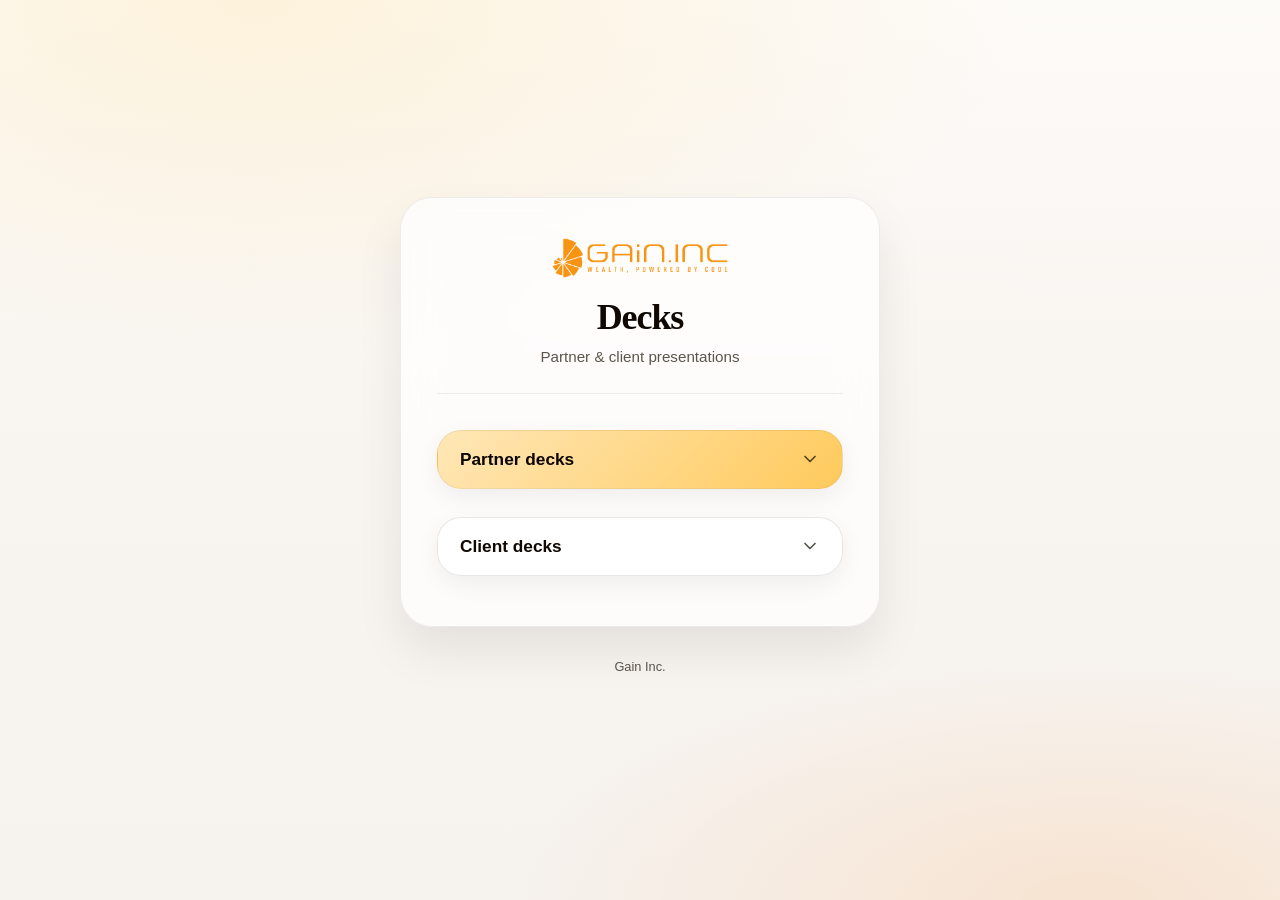
<file: index.html>
<!doctype html>
<html lang="en">
  <head>
    <meta charset="UTF-8" />
    <meta name="viewport" content="width=device-width, initial-scale=1.0" />
    <title>Gain — Decks</title>
    <style>
      :root {
        --primary-500: #f59e0b;
        --primary-700: #a86405;
        --accent-500: #ff7a00;
        --accent-700: #a84f00;
        --neutral-0: #f6f2ee;
        --neutral-200: #b8b1a9;
        --neutral-500: #5c554e;
        --neutral-700: #211b16;
        --neutral-900: #0f0803;
        --neutral-950: #0b0602;
        --shadow-soft: 0 8px 24px rgba(17, 10, 3, 0.06);
        --shadow-card: 0 24px 48px rgba(17, 10, 3, 0.08);
        --radius-lg: 24px;
        --radius-xl: 32px;
        --font-display: Georgia, "Times New Roman", serif;
        --font-body: "Trebuchet MS", "Gill Sans", "Segoe UI", sans-serif;
      }

      * {
        box-sizing: border-box;
      }

      body {
        margin: 0;
        font-family: var(--font-body);
        background:
          radial-gradient(
            ellipse 120% 80% at 20% 0%,
            rgba(255, 202, 92, 0.18),
            transparent 50%
          ),
          radial-gradient(
            ellipse 100% 60% at 85% 100%,
            rgba(255, 122, 0, 0.12),
            transparent 45%
          ),
          linear-gradient(180deg, #fdfbf8 0%, #f8f4f0 50%, #f6f2ee 100%);
        color: var(--neutral-900);
        min-height: 100vh;
        display: flex;
        flex-direction: column;
        align-items: center;
        justify-content: center;
        padding: 32px 24px 48px;
      }

      .page-wrapper {
        width: 100%;
        max-width: 480px;
      }

      .card {
        background: rgba(255, 255, 255, 0.72);
        backdrop-filter: blur(20px);
        -webkit-backdrop-filter: blur(20px);
        border: 1px solid rgba(92, 85, 78, 0.1);
        border-radius: var(--radius-xl);
        padding: 40px 36px 36px;
        box-shadow: var(--shadow-card);
      }

      .home-header {
        text-align: center;
        margin-bottom: 36px;
        padding-bottom: 28px;
        border-bottom: 1px solid rgba(92, 85, 78, 0.1);
      }

      .home-header img {
        height: 40px;
        width: auto;
        object-fit: contain;
        display: block;
        margin: 0 auto;
      }

      .home-title {
        font-family: var(--font-display);
        font-size: clamp(1.75rem, 4vw, 2.25rem);
        margin: 20px 0 0;
        letter-spacing: -0.03em;
        line-height: 1.1;
        color: var(--neutral-900);
      }

      .home-subtitle {
        margin: 10px 0 0;
        font-size: 0.95rem;
        color: var(--neutral-500);
        font-weight: 500;
      }

      .nav {
        display: flex;
        flex-direction: column;
        gap: 14px;
      }

      .nav-button {
        display: flex;
        align-items: center;
        justify-content: space-between;
        width: 100%;
        padding: 18px 22px;
        font: inherit;
        font-size: 1.08rem;
        font-weight: 700;
        color: var(--neutral-950);
        background: linear-gradient(135deg, #ffe7b7 0%, #ffca5c 100%);
        border: 1px solid rgba(11, 6, 2, 0.06);
        border-radius: var(--radius-lg);
        cursor: pointer;
        text-align: left;
        text-decoration: none;
        transition: transform 180ms ease, box-shadow 180ms ease, border-color 180ms ease;
        box-shadow: var(--shadow-soft);
      }

      .nav-button:hover,
      .nav-button:focus-visible {
        transform: translateY(-2px);
        box-shadow: 0 14px 36px rgba(17, 10, 3, 0.1);
        outline: none;
      }

      .nav-button .chevron {
        flex-shrink: 0;
        width: 20px;
        height: 20px;
        margin-left: 8px;
        opacity: 0.7;
        transition: transform 220ms ease;
      }

      .nav-button[aria-expanded="true"] .chevron {
        transform: rotate(180deg);
      }

      .nav-button.secondary {
        background: rgba(255, 255, 255, 0.95);
        border: 1px solid rgba(92, 85, 78, 0.14);
        color: var(--neutral-900);
      }

      .deck-list {
        list-style: none;
        margin: 0;
        padding: 0;
        display: grid;
        grid-template-rows: 0fr;
        transition: grid-template-rows 280ms ease, margin 280ms ease, opacity 200ms ease;
        opacity: 0;
      }

      .deck-list.visible {
        grid-template-rows: 1fr;
        margin-top: 6px;
        margin-bottom: 4px;
        opacity: 1;
      }

      .deck-list-inner {
        overflow: hidden;
      }

      .deck-list ul {
        list-style: none;
        margin: 0;
        padding: 10px 0 4px;
        display: flex;
        flex-direction: column;
        gap: 10px;
      }

      .deck-list li {
        margin: 0;
      }

      .deck-link {
        display: flex;
        align-items: center;
        gap: 14px;
        padding: 16px 20px;
        background: rgba(255, 255, 255, 0.9);
        border: 1px solid rgba(92, 85, 78, 0.1);
        border-radius: 18px;
        color: var(--neutral-900);
        text-decoration: none;
        font-weight: 600;
        font-size: 1rem;
        transition: background 180ms ease, border-color 180ms ease, transform 160ms ease;
      }

      .deck-link:hover,
      .deck-link:focus-visible {
        background: rgba(255, 250, 240, 0.98);
        border-color: rgba(255, 122, 0, 0.35);
        transform: translateX(4px);
        outline: none;
      }

      .deck-link .pin {
        flex-shrink: 0;
        font-size: 0.7rem;
        text-transform: uppercase;
        letter-spacing: 0.12em;
        color: var(--accent-700);
        font-weight: 800;
      }

      .deck-link .label {
        flex-grow: 1;
      }

      .deck-link .arrow {
        flex-shrink: 0;
        color: var(--neutral-200);
        font-size: 0.9rem;
        transition: color 160ms ease, transform 160ms ease;
      }

      .deck-link:hover .arrow {
        color: var(--accent-500);
        transform: translateX(2px);
      }

      .footer {
        margin-top: 32px;
        text-align: center;
        font-size: 0.8rem;
        color: var(--neutral-500);
      }
    </style>
  </head>
  <body>
    <div class="page-wrapper">
      <div class="card">
        <header class="home-header">
          <img src="./logo/main_logo.png" alt="Gain" />
          <h1 class="home-title">Decks</h1>
          <p class="home-subtitle">Partner & client presentations</p>
        </header>

        <nav class="nav">
          <button
            type="button"
            class="nav-button"
            id="partner-decks-toggle"
            aria-expanded="false"
            aria-controls="partner-deck-list"
          >
            <span>Partner decks</span>
            <svg class="chevron" viewBox="0 0 24 24" fill="none" stroke="currentColor" stroke-width="2" stroke-linecap="round" stroke-linejoin="round" aria-hidden="true">
              <polyline points="6 9 12 15 18 9"></polyline>
            </svg>
          </button>
          <div class="deck-list" id="partner-deck-list" aria-label="Available partner decks">
            <div class="deck-list-inner">
              <ul role="list">
                <li>
                  <a href="decks/partner/en.html" class="deck-link">
                    <span class="pin">EN</span>
                    <span class="label">Partner deck</span>
                    <span class="arrow" aria-hidden="true">→</span>
                  </a>
                </li>
                <li>
                  <a href="decks/partner/es.html" class="deck-link">
                    <span class="pin">ES</span>
                    <span class="label">Partner deck (Spanish)</span>
                    <span class="arrow" aria-hidden="true">→</span>
                  </a>
                </li>
                <li>
                  <a href="decks/partner/fisherman.html" class="deck-link">
                    <span class="label">Gain × Fisherman</span>
                    <span class="arrow" aria-hidden="true">→</span>
                  </a>
                </li>
              </ul>
            </div>
          </div>

          <button
            type="button"
            class="nav-button secondary"
            id="client-decks-toggle"
            aria-expanded="false"
            aria-controls="client-deck-list"
          >
            <span>Client decks</span>
            <svg class="chevron" viewBox="0 0 24 24" fill="none" stroke="currentColor" stroke-width="2" stroke-linecap="round" stroke-linejoin="round" aria-hidden="true">
              <polyline points="6 9 12 15 18 9"></polyline>
            </svg>
          </button>
          <div class="deck-list" id="client-deck-list" aria-label="Available client decks">
            <div class="deck-list-inner">
              <ul role="list">
                <li>
                  <a href="decks/client/en.html" class="deck-link">
                    <span class="pin">EN</span>
                    <span class="label">Client deck</span>
                    <span class="arrow" aria-hidden="true">→</span>
                  </a>
                </li>
                <li>
                  <a href="decks/client/es.html" class="deck-link">
                    <span class="pin">ES</span>
                    <span class="label">Client deck (Spanish)</span>
                    <span class="arrow" aria-hidden="true">→</span>
                  </a>
                </li>
              </ul>
            </div>
          </div>
        </nav>
      </div>

      <p class="footer">Gain Inc.</p>
    </div>

    <script>
      const toggle = document.getElementById("partner-decks-toggle");
      const list = document.getElementById("partner-deck-list");

      toggle.addEventListener("click", () => {
        const expanded = list.classList.toggle("visible");
        toggle.setAttribute("aria-expanded", String(expanded));
      });

      const clientToggle = document.getElementById("client-decks-toggle");
      const clientList = document.getElementById("client-deck-list");

      clientToggle.addEventListener("click", () => {
        const expanded = clientList.classList.toggle("visible");
        clientToggle.setAttribute("aria-expanded", String(expanded));
      });
    </script>
  </body>
</html>
</file>
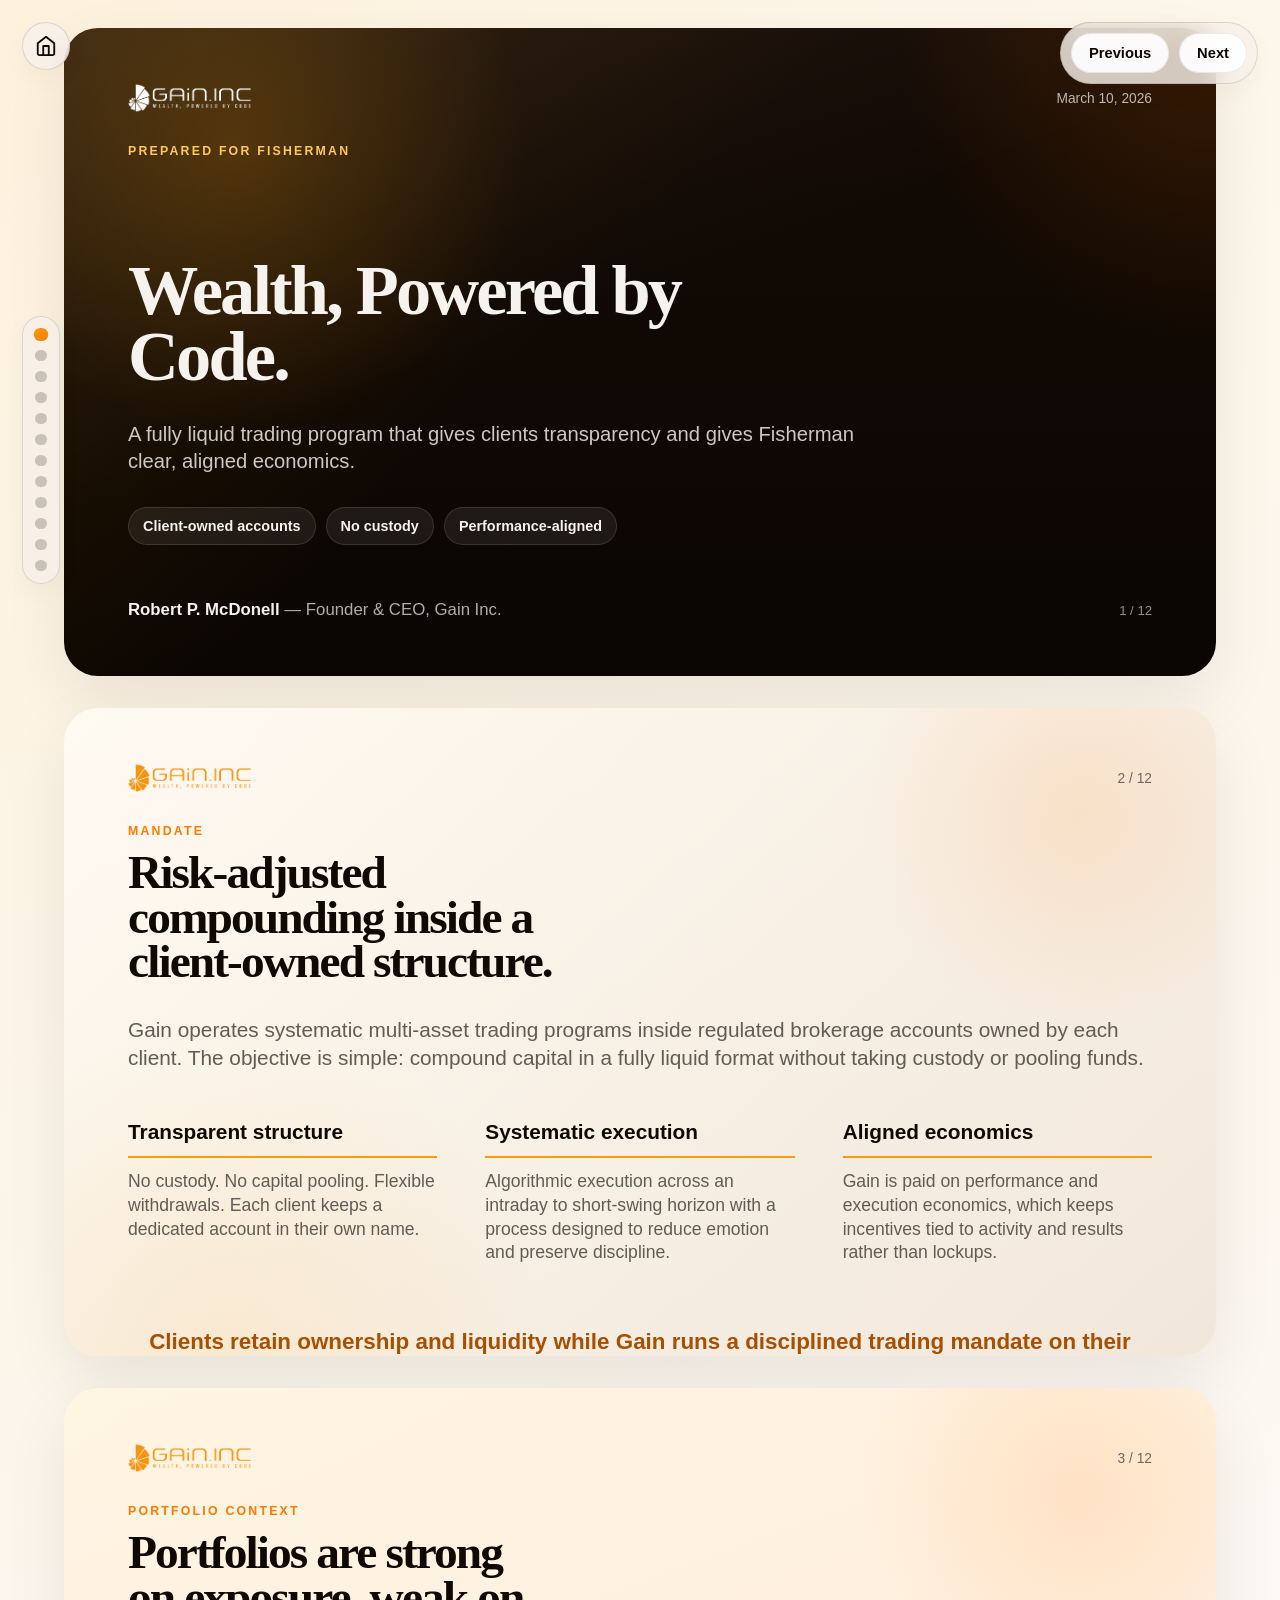
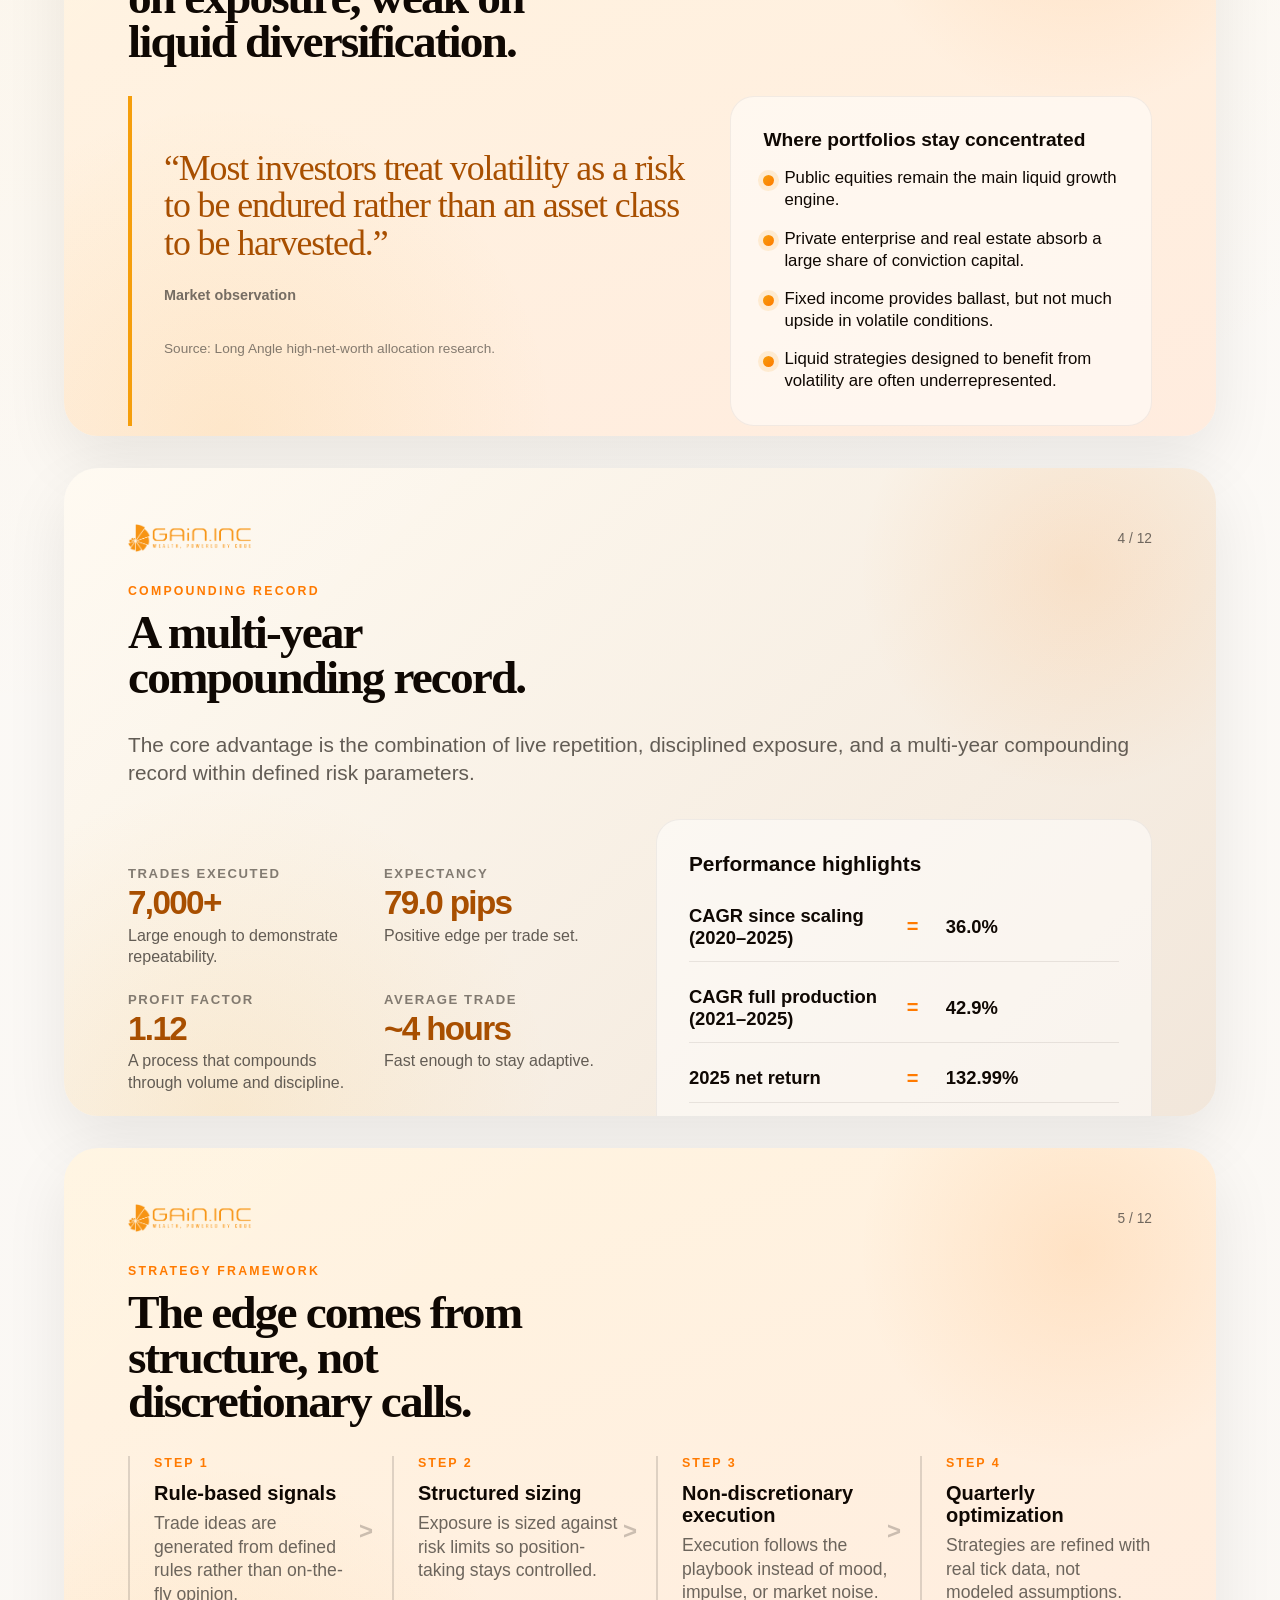
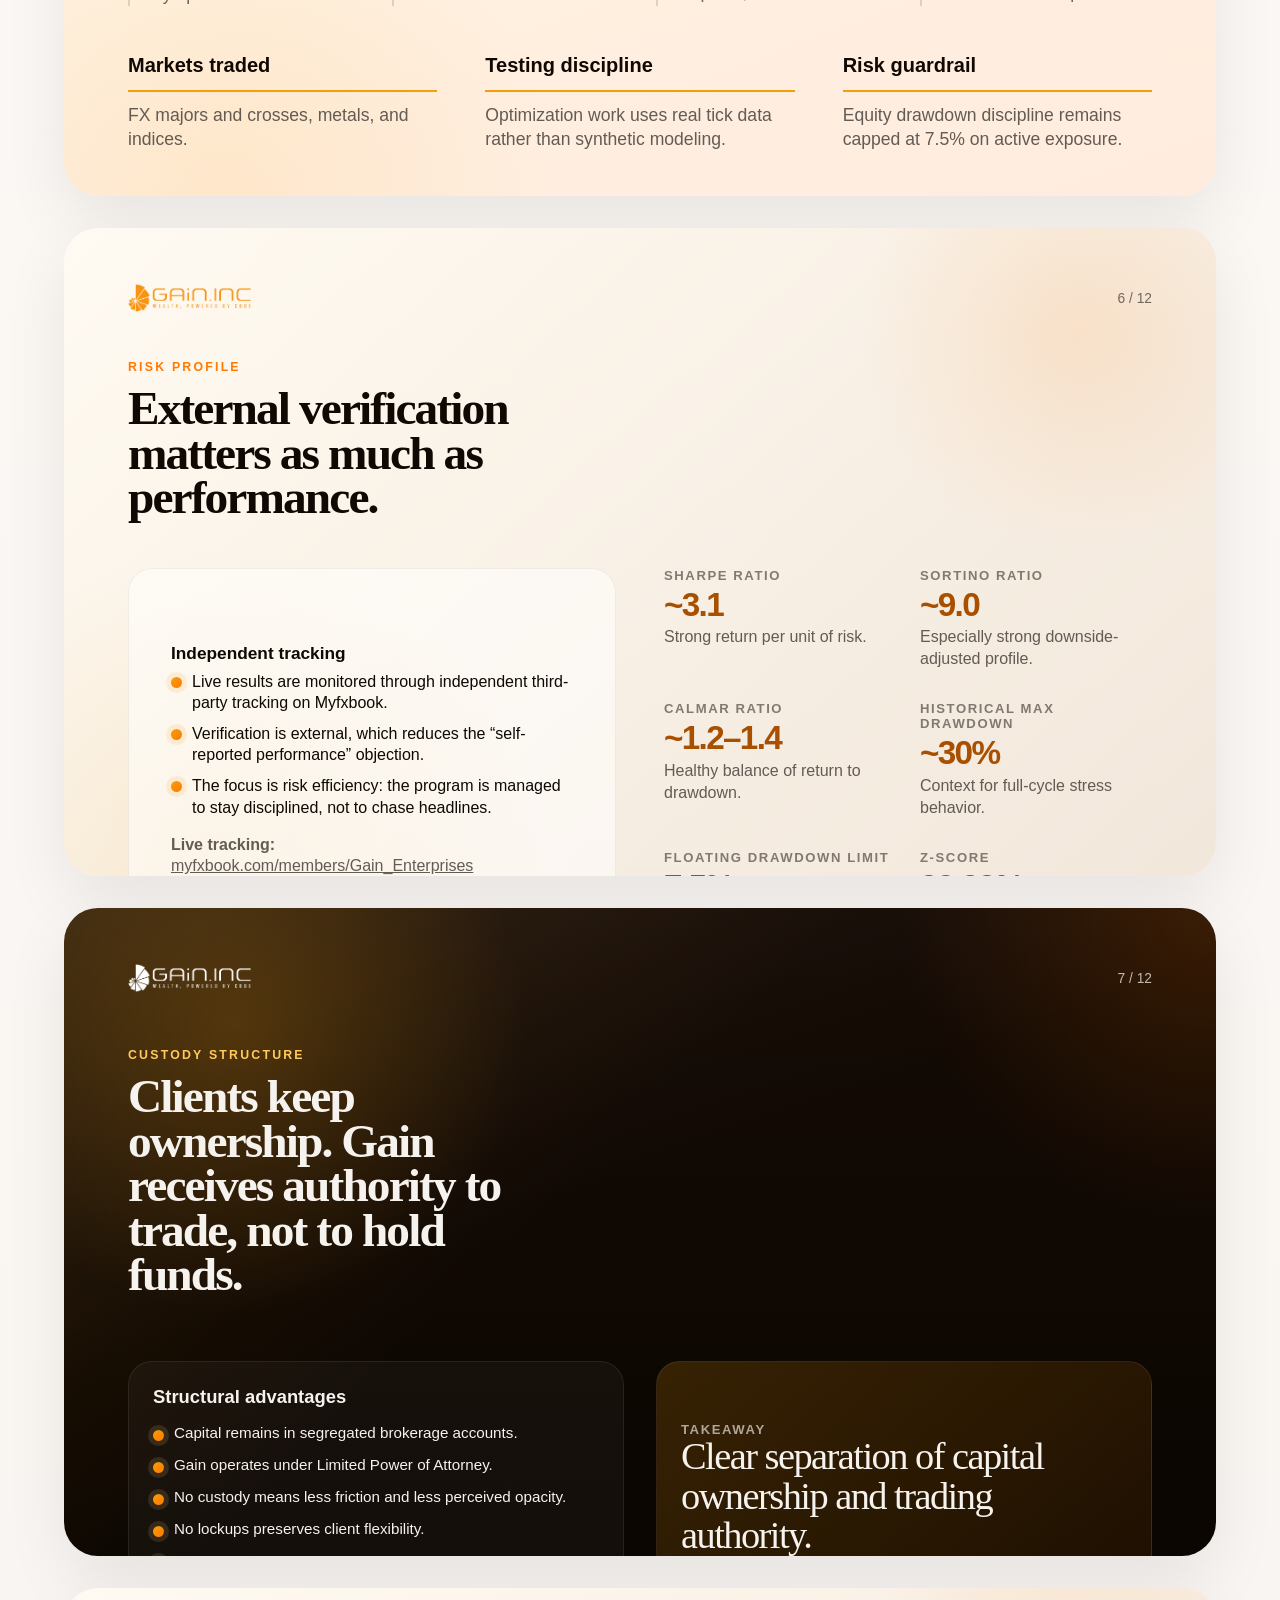
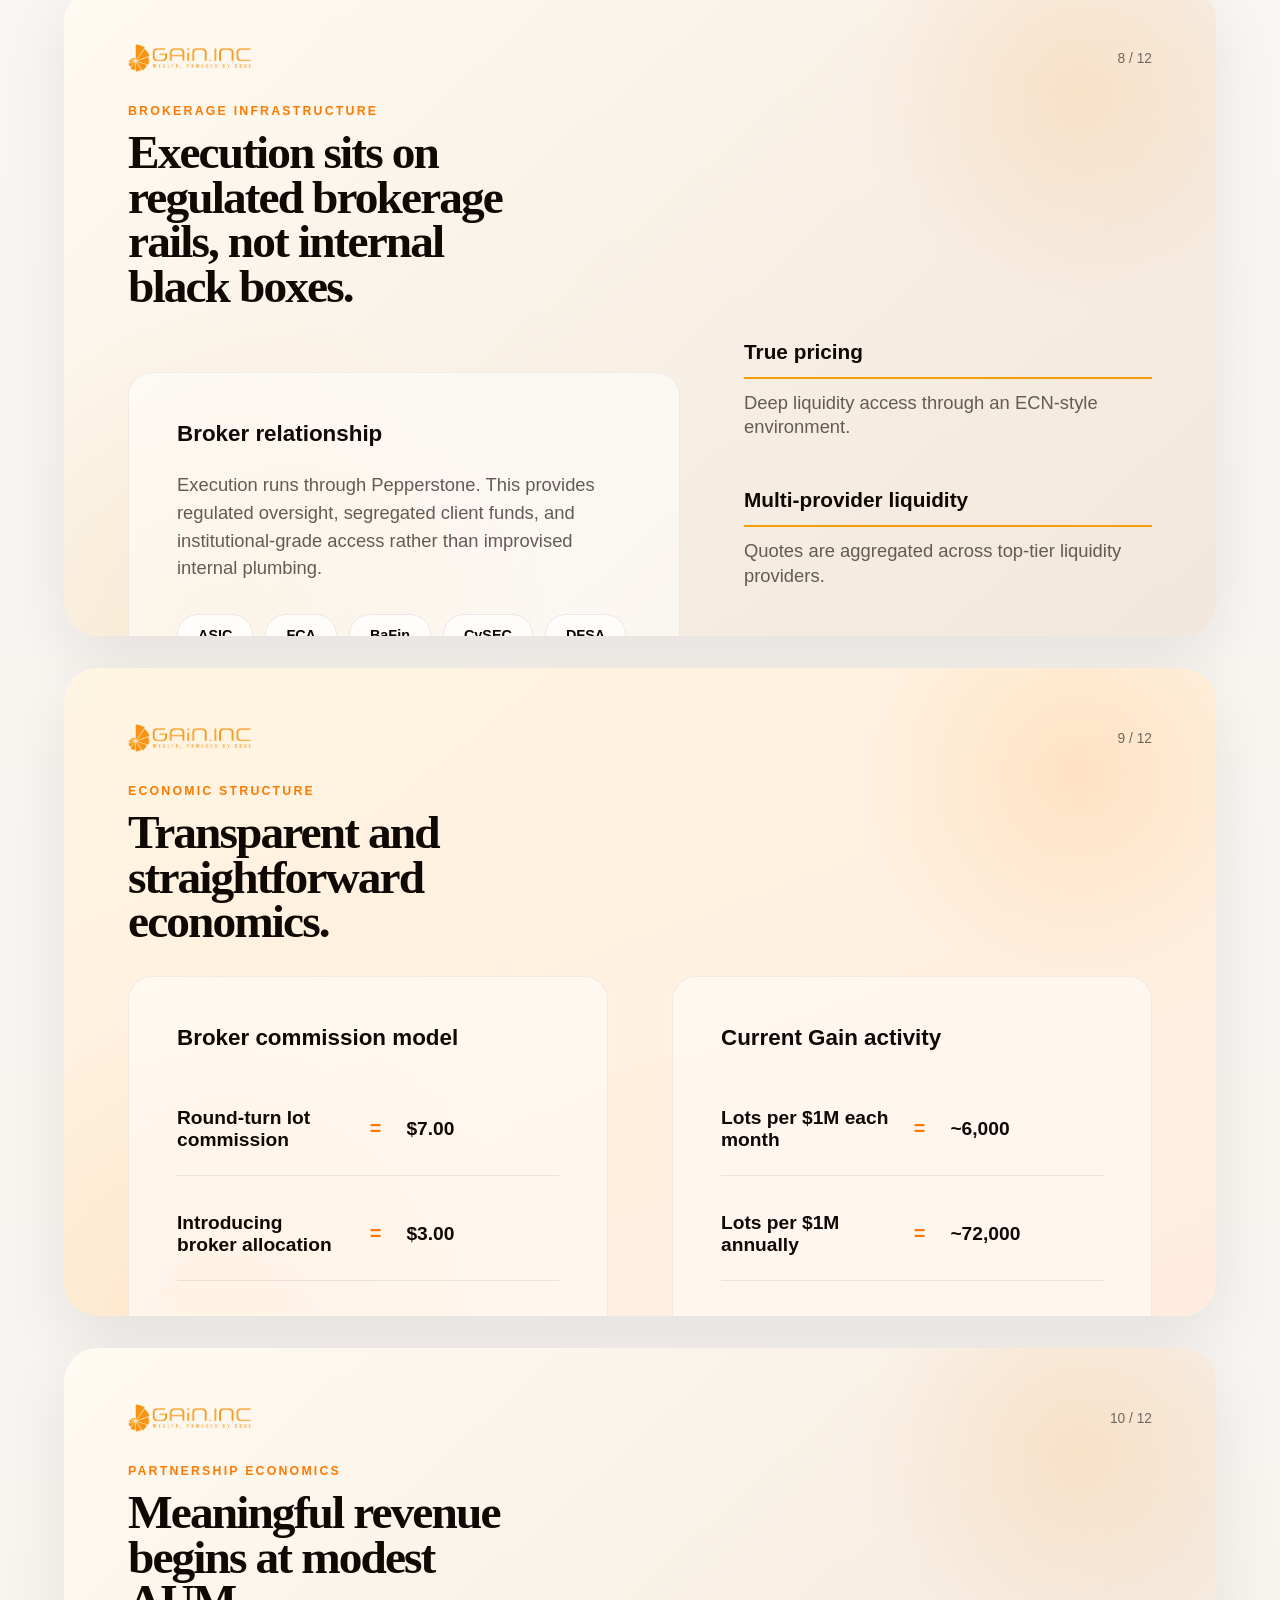
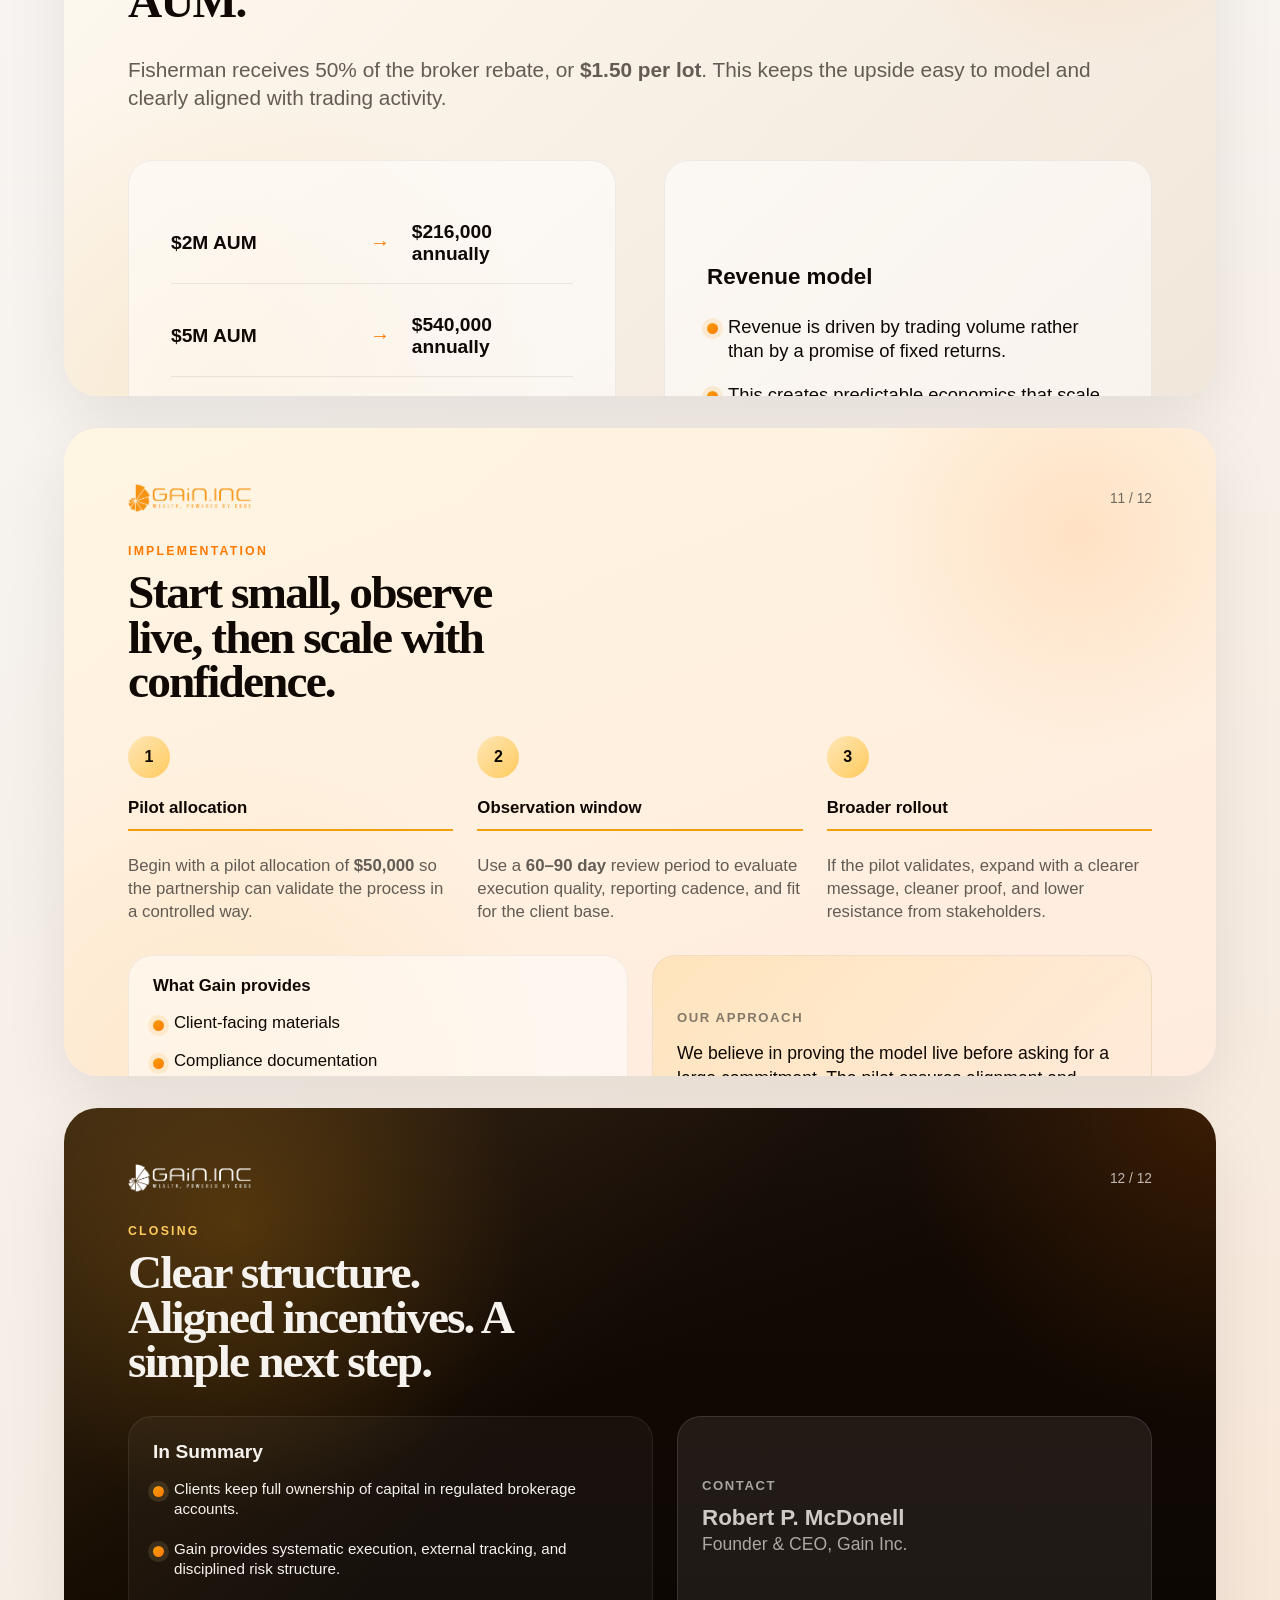
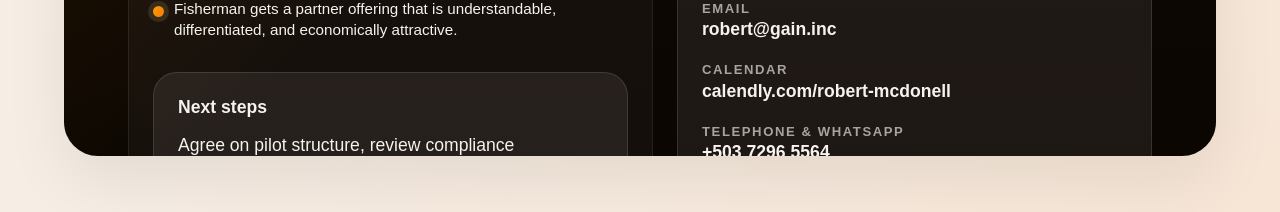
<file: fisherman-deck.html>
<!doctype html>
<html lang="en">
  <head>
    <meta charset="UTF-8" />
    <meta name="viewport" content="width=device-width, initial-scale=1.0" />
    <title>Gain x Fisherman Partner Deck</title>
    <style>
      :root {
        --primary-500: #f59e0b;
        --primary-700: #a86405;
        --accent-500: #ff7a00;
        --accent-700: #a84f00;
        --secondary-0: #fdfbf8;
        --secondary-50: #f8f1e9;
        --secondary-100: #f1e5d8;
        --secondary-200: #e9d8c5;
        --secondary-300: #d8c3ae;
        --neutral-0: #f6f2ee;
        --neutral-200: #b8b1a9;
        --neutral-500: #5c554e;
        --neutral-700: #211b16;
        --neutral-900: #0f0803;
        --neutral-950: #0b0602;
        --shadow-strong: 0 24px 64px rgba(17, 10, 3, 0.08);
        --shadow-soft: 0 8px 24px rgba(17, 10, 3, 0.04);
        --radius-xl: 34px;
        --radius-lg: 24px;
        --radius-md: 18px;
        --font-display: Georgia, "Times New Roman", serif;
        --font-body: "Trebuchet MS", "Gill Sans", "Segoe UI", sans-serif;
      }

      * {
        box-sizing: border-box;
        -webkit-print-color-adjust: exact;
        print-color-adjust: exact;
      }

      html {
        scroll-behavior: smooth;
      }

      body {
        margin: 0;
        font-family: var(--font-body);
        background:
          radial-gradient(
            circle at top left,
            rgba(255, 183, 51, 0.14),
            transparent 28%
          ),
          radial-gradient(
            circle at bottom right,
            rgba(255, 122, 0, 0.1),
            transparent 24%
          ),
          linear-gradient(180deg, #fdfbf8 0%, #f6f2ee 100%);
        color: var(--neutral-900);
        overflow-x: hidden;
      }

      .shell {
        min-height: 100vh;
        padding: 28px 28px 56px;
      }

      .home-nav {
        position: fixed;
        left: 22px;
        top: 22px;
        z-index: 20;
        display: flex;
        align-items: center;
        justify-content: center;
        width: 48px;
        height: 48px;
        background: rgba(248, 241, 233, 0.82);
        border: 1px solid rgba(92, 85, 78, 0.18);
        border-radius: 50%;
        backdrop-filter: blur(12px);
        box-shadow: var(--shadow-soft);
        color: var(--neutral-950);
        text-decoration: none;
        transition: transform 160ms ease, box-shadow 160ms ease;
      }

      .home-nav:hover,
      .home-nav:focus-visible {
        transform: translateY(-1px);
        box-shadow: var(--shadow-soft);
        outline: none;
        color: var(--neutral-950);
      }

      .home-nav svg {
        width: 22px;
        height: 22px;
      }

      .controls {
        position: fixed;
        right: 22px;
        top: 22px;
        z-index: 20;
        display: flex;
        gap: 10px;
        align-items: center;
        padding: 10px;
        background: rgba(248, 241, 233, 0.82);
        border: 1px solid rgba(92, 85, 78, 0.18);
        border-radius: 999px;
        backdrop-filter: blur(12px);
        box-shadow: var(--shadow-soft);
      }

      .control-button {
        border: 0;
        border-radius: 999px;
        padding: 12px 18px;
        font: inherit;
        font-size: 0.92rem;
        font-weight: 700;
        color: var(--neutral-950);
        background: linear-gradient(135deg, #ffe7b7 0%, #ffca5c 100%);
        cursor: pointer;
        transition:
          transform 160ms ease,
          box-shadow 160ms ease;
        box-shadow: inset 0 0 0 1px rgba(11, 6, 2, 0.08);
      }

      .control-button.secondary {
        background: rgba(255, 255, 255, 0.92);
      }

      .control-button:hover,
      .control-button:focus-visible {
        transform: translateY(-1px);
        box-shadow: var(--shadow-soft);
        outline: none;
      }

      .progress {
        position: fixed;
        left: 22px;
        top: 50%;
        z-index: 20;
        transform: translateY(-50%);
        display: flex;
        flex-direction: column;
        gap: 10px;
        padding: 12px;
        background: rgba(248, 241, 233, 0.8);
        border: 1px solid rgba(92, 85, 78, 0.18);
        border-radius: 999px;
        backdrop-filter: blur(12px);
        box-shadow: var(--shadow-soft);
      }

      .progress-dot {
        width: 11px;
        height: 11px;
        border: 0;
        border-radius: 999px;
        background: rgba(92, 85, 78, 0.3);
        cursor: pointer;
        transition:
          transform 160ms ease,
          background-color 160ms ease;
      }

      .progress-dot:hover,
      .progress-dot:focus-visible {
        transform: scale(1.18);
        outline: none;
      }

      .progress-dot.active {
        background: linear-gradient(
          135deg,
          var(--primary-500),
          var(--accent-500)
        );
        transform: scale(1.2);
      }

      .deck {
        display: flex;
        flex-direction: column;
        gap: 32px;
        align-items: center;
        margin: 0 auto;
      }

      .slide {
        position: relative;
        width: min(1500px, calc(100vw - 128px));
        aspect-ratio: 16 / 9;
        overflow: hidden;
        border-radius: var(--radius-xl);
        box-shadow: var(--shadow-strong);
        scroll-snap-align: center;
        isolation: isolate;
        display: grid;
        padding: 56px 64px;
      }

      .slide::before {
        content: "";
        position: absolute;
        inset: 0;
        pointer-events: none;
        background:
          linear-gradient(140deg, rgba(255, 255, 255, 0.08), transparent 32%),
          radial-gradient(
            circle at 88% 16%,
            rgba(255, 122, 0, 0.12),
            transparent 19%
          ),
          radial-gradient(
            circle at 14% 100%,
            rgba(245, 158, 11, 0.1),
            transparent 28%
          );
        z-index: -1;
      }

      .theme-dark {
        background:
          linear-gradient(135deg, rgba(245, 158, 11, 0.11), transparent 44%),
          linear-gradient(180deg, #140a04 0%, #0b0602 100%);
        color: var(--neutral-0);
      }

      .theme-dark::before {
        background:
          radial-gradient(
            circle at 15% 18%,
            rgba(245, 158, 11, 0.2),
            transparent 26%
          ),
          radial-gradient(
            circle at 100% 0%,
            rgba(255, 122, 0, 0.16),
            transparent 24%
          ),
          linear-gradient(160deg, rgba(255, 255, 255, 0.06), transparent 45%);
      }

      .theme-light {
        background:
          linear-gradient(
            135deg,
            rgba(255, 250, 240, 0.92),
            rgba(241, 229, 216, 0.88)
          ),
          linear-gradient(180deg, #fdfbf8 0%, #f6f2ee 100%);
        color: var(--neutral-900);
      }

      .theme-amber {
        background:
          linear-gradient(
            160deg,
            rgba(255, 244, 224, 0.96),
            rgba(255, 235, 221, 0.94)
          ),
          linear-gradient(180deg, #fff9ed 0%, #fdfbf8 100%);
        color: var(--neutral-900);
      }

      .slide-grid {
        display: flex;
        flex-direction: column;
        height: 100%;
      }

      .slide-header {
        display: flex;
        justify-content: space-between;
        align-items: center;
        gap: 24px;
      }

      .brand-lockup {
        display: inline-flex;
        align-items: center;
        gap: 14px;
      }

      .brand-lockup img {
        height: 28px;
        width: auto;
        object-fit: contain;
      }
      .slide-logo {
        height: 28px;
        width: auto;
        object-fit: contain;
      }
      .theme-light .logo-dark,
      .theme-amber .logo-dark {
        display: none;
      }
      .theme-dark .logo-light {
        display: none;
      }
      .slide-header {
        display: flex;
        justify-content: space-between;
        align-items: center;
        width: 100%;
        margin-bottom: 32px;
      }
      .slide-content-header {
        margin-bottom: 32px;
      }

      .eyebrow {
        display: block;
        margin-bottom: 12px;
        text-transform: uppercase;
        letter-spacing: 0.18em;
        font-size: 0.77rem;
        font-weight: 800;
        color: var(--accent-500);
      }

      .theme-dark .eyebrow {
        color: #ffca5c;
      }

      .date-stamp,
      .slide-index {
        font-size: 0.86rem;
        color: rgba(92, 85, 78, 0.88);
      }

      .theme-dark .date-stamp,
      .theme-dark .slide-index {
        color: rgba(246, 242, 238, 0.74);
      }

      .hero-title,
      .slide-title {
        margin: 0;
        font-family: var(--font-display);
        line-height: 0.94;
        letter-spacing: -0.04em;
      }

      .hero-title {
        max-width: 11ch;
        font-size: clamp(3.3rem, 5.5vw, 5.9rem);
      }

      .slide-title {
        max-width: 18ch;
        margin-top: 8px;
        font-size: clamp(2.1rem, 3.7vw, 4.1rem);
      }

      .hero-subtitle,
      .slide-subtitle {
        margin: 0;
        max-width: 68ch;
        line-height: 1.35;
        font-size: clamp(1rem, 1.58vw, 1.42rem);
        color: rgba(92, 85, 78, 0.96);
      }

      .theme-dark .hero-subtitle,
      .theme-dark .slide-subtitle {
        color: rgba(246, 242, 238, 0.82);
      }

      .pills,
      .tag-row {
        display: flex;
        flex-wrap: wrap;
        gap: 10px;
      }

      .pill,
      .tag {
        display: inline-flex;
        align-items: center;
        gap: 8px;
        padding: 10px 14px;
        border-radius: 999px;
        font-size: 0.9rem;
        font-weight: 700;
        border: 1px solid rgba(92, 85, 78, 0.12);
        background: rgba(255, 255, 255, 0.78);
        color: var(--neutral-950);
      }

      .theme-dark .pill,
      .theme-dark .tag {
        background: rgba(246, 242, 238, 0.08);
        border-color: rgba(246, 242, 238, 0.12);
        color: var(--neutral-0);
      }

      .accent-card,
      .panel {
        border-radius: var(--radius-lg);
        border: 1px solid rgba(92, 85, 78, 0.08);
        background: rgba(255, 255, 255, 0.5);
      }
      .point-card,
      .timeline-step {
        background: transparent;
      }
      .metric-card,
      .quote-card {
        background: transparent;
        border: none;
        box-shadow: none;
      }

      .theme-dark .accent-card,
      .theme-dark .panel {
        background: rgba(246, 242, 238, 0.04);
        border-color: rgba(246, 242, 238, 0.08);
      }
      .theme-dark .point-card,
      .theme-dark .timeline-step {
        background: transparent;
      }

      .accent-card {
        padding: 18px 20px;
        background: linear-gradient(
          135deg,
          rgba(255, 202, 92, 0.26),
          rgba(255, 235, 221, 0.72)
        );
      }

      .theme-dark .accent-card {
        background: linear-gradient(
          135deg,
          rgba(245, 158, 11, 0.18),
          rgba(255, 122, 0, 0.08)
        );
      }

      .grid-2,
      .grid-3,
      .grid-4,
      .metric-grid {
        display: grid;
        gap: 24px;
      }

      .grid-2 {
        grid-template-columns: repeat(2, minmax(0, 1fr));
      }

      .grid-3 {
        grid-template-columns: repeat(3, minmax(0, 1fr));
      }

      .grid-4 {
        grid-template-columns: repeat(4, minmax(0, 1fr));
      }
      .metric-grid {
        grid-template-columns: repeat(2, minmax(0, 1fr));
        gap: 32px 24px;
      }

      .grid-1 {
        display: grid;
        gap: 24px;
      }

      .panel {
        padding: 36px;
      }
      .point-card,
      .metric-card,
      .timeline-step {
        padding: 0;
      }
      .quote-card {
        padding: 0;
      }

      .point-card h3,
      .timeline-step h3 {
        margin: 0 0 12px;
        padding-bottom: 12px;
        border-bottom: 2px solid var(--primary-500);
        font-size: 1.08rem;
        line-height: 1.18;
      }
      .panel h3 {
        margin: 0 0 8px;
        font-size: 1.08rem;
        line-height: 1.18;
      }

      .point-card p,
      .panel p,
      .timeline-step p,
      .mini-list,
      .metric-caption {
        margin: 0;
        line-height: 1.35;
        color: rgba(92, 85, 78, 0.96);
      }

      .theme-dark .point-card p,
      .theme-dark .panel p,
      .theme-dark .timeline-step p,
      .theme-dark .mini-list,
      .theme-dark .metric-caption {
        color: rgba(246, 242, 238, 0.78);
      }

      .metric-card {
        display: grid;
        gap: 6px;
        align-content: start;
      }

      .metric-value {
        margin: 0;
        font-size: clamp(1.6rem, 2.6vw, 2.6rem);
        line-height: 0.95;
        letter-spacing: -0.05em;
        font-weight: 900;
        color: var(--accent-700);
      }

      .theme-dark .metric-value {
        color: #ffd98a;
      }

      .metric-label {
        margin: 0;
        font-size: 0.82rem;
        text-transform: uppercase;
        letter-spacing: 0.12em;
        font-weight: 800;
        color: rgba(92, 85, 78, 0.76);
      }

      .theme-dark .metric-label {
        color: rgba(246, 242, 238, 0.64);
      }

      .quote-card {
        display: grid;
        gap: 24px;
        align-content: center;
        padding: 0;
        background: transparent;
        border-left: 4px solid var(--primary-500);
        padding-left: 32px;
      }

      .quote-card blockquote {
        margin: 0;
        font-family: var(--font-display);
        font-size: clamp(2rem, 3.2vw, 3.2rem);
        line-height: 1.05;
        letter-spacing: -0.03em;
        color: var(--accent-700);
      }
      .theme-dark .quote-card blockquote {
        color: #ffd98a;
      }

      .quote-card cite {
        font-style: normal;
        font-weight: 700;
        color: rgba(92, 85, 78, 0.84);
      }

      .quote-card .source {
        font-size: 0.85rem;
        line-height: 1.3;
        color: rgba(92, 85, 78, 0.76);
      }

      .check-list,
      .simple-list {
        display: grid;
        gap: 10px;
        margin: 0;
        padding: 0;
        list-style: none;
      }

      .check-list li,
      .simple-list li {
        display: grid;
        grid-template-columns: auto 1fr;
        gap: 10px;
        align-items: start;
        line-height: 1.32;
      }

      .bullet {
        width: 11px;
        height: 11px;
        border-radius: 999px;
        margin-top: 0.35em;
        background: linear-gradient(
          135deg,
          var(--primary-500),
          var(--accent-500)
        );
        box-shadow: 0 0 0 5px rgba(245, 158, 11, 0.13);
      }

      .theme-dark .bullet {
        box-shadow: 0 0 0 5px rgba(255, 217, 138, 0.12);
      }

      .split-highlight {
        display: grid;
        grid-template-columns: minmax(0, 1.15fr) minmax(0, 0.85fr);
        gap: 32px;
        align-items: stretch;
      }

      .process-flow {
        display: grid;
        grid-template-columns: repeat(4, minmax(0, 1fr));
        gap: 16px;
        align-items: stretch;
      }

      .flow-step {
        position: relative;
        padding: 0;
        background: transparent;
        border: none;
        border-left: 2px solid rgba(92, 85, 78, 0.2);
        padding-left: 24px;
      }

      .theme-dark .flow-step {
        background: transparent;
        border-left-color: rgba(246, 242, 238, 0.2);
      }

      .flow-step::after {
        content: ">";
        position: absolute;
        right: -13px;
        top: 50%;
        transform: translateY(-50%);
        font-size: 1.5rem;
        font-weight: 900;
        color: rgba(92, 85, 78, 0.32);
      }

      .theme-dark .flow-step::after {
        color: rgba(246, 242, 238, 0.26);
      }

      .flow-step:last-child::after {
        display: none;
      }

      .flow-number {
        margin: 0 0 12px;
        font-size: 0.78rem;
        text-transform: uppercase;
        letter-spacing: 0.16em;
        font-weight: 800;
        color: var(--accent-500);
      }

      .flow-title {
        margin: 0 0 8px;
        font-size: 1.12rem;
        line-height: 1.12;
      }

      .flow-copy {
        margin: 0;
        line-height: 1.34;
        color: rgba(92, 85, 78, 0.9);
      }

      .theme-dark .flow-copy {
        color: rgba(246, 242, 238, 0.76);
      }

      .ratio-strip,
      .support-strip,
      .cta-strip {
        display: grid;
        gap: 14px;
        padding: 18px 20px;
        border-radius: var(--radius-lg);
        background: rgba(255, 255, 255, 0.72);
        border: 1px solid rgba(92, 85, 78, 0.12);
      }

      .theme-dark .ratio-strip,
      .theme-dark .support-strip,
      .theme-dark .cta-strip {
        background: rgba(246, 242, 238, 0.08);
        border-color: rgba(246, 242, 238, 0.12);
      }

      .ratio-strip strong,
      .support-strip strong,
      .cta-strip strong {
        display: block;
        font-size: 1.05rem;
        margin-bottom: 3px;
      }

      .economics-table {
        display: grid;
        gap: 12px;
      }

      .economics-row {
        display: grid;
        grid-template-columns: 1.1fr 0.22fr 1fr;
        align-items: center;
        gap: 14px;
        padding: 16px 0;
        border-bottom: 1px solid rgba(92, 85, 78, 0.12);
        font-size: 1.08rem;
        font-weight: 700;
        background: transparent;
        border-radius: 0;
      }
      .economics-row:last-child {
        border-bottom: none;
      }

      .theme-dark .economics-row {
        background: transparent;
        border-bottom-color: rgba(246, 242, 238, 0.12);
      }

      .arrow-cell {
        text-align: center;
        color: var(--accent-500);
        font-size: 1.25rem;
        font-weight: 900;
      }

      .timeline {
        display: grid;
        grid-template-columns: repeat(3, minmax(0, 1fr));
        gap: 24px;
      }

      .timeline-step {
        display: grid;
        gap: 12px;
        align-content: start;
      }

      .timeline-badge {
        display: inline-flex;
        align-items: center;
        justify-content: center;
        width: 42px;
        height: 42px;
        border-radius: 999px;
        font-weight: 900;
        color: var(--neutral-950);
        background: linear-gradient(135deg, #ffe7b7, #ffca5c);
      }

      .theme-dark .timeline-badge {
        background: linear-gradient(135deg, #ffd98a, #ffb633);
      }

      .closing-grid {
        display: grid;
        grid-template-columns: minmax(0, 1.05fr) minmax(0, 0.95fr);
        gap: 32px;
        align-items: stretch;
      }

      .contact-card {
        display: grid;
        gap: 12px;
        padding: 24px;
        border-radius: var(--radius-lg);
        background: rgba(246, 242, 238, 0.08);
        border: 1px solid rgba(246, 242, 238, 0.12);
      }

      .contact-card p {
        margin: 0;
        line-height: 1.35;
        color: rgba(246, 242, 238, 0.82);
      }

      .contact-value {
        font-size: 1.18rem;
        font-weight: 700;
        color: var(--neutral-0);
      }

      .footer-note {
        display: flex;
        justify-content: space-between;
        align-items: center;
        gap: 24px;
        margin-top: auto;
        font-size: 0.82rem;
        color: rgba(92, 85, 78, 0.74);
      }

      .theme-dark .footer-note {
        color: rgba(246, 242, 238, 0.58);
      }

      .hero-layout {
        display: grid;
        grid-template-columns: minmax(0, 1.1fr) minmax(320px, 0.9fr);
        gap: 28px;
        align-items: end;
        height: 100%;
      }

      .hero-panel {
        display: grid;
        gap: 24px;
        align-content: end;
      }

      .hero-side {
        display: grid;
        gap: 24px;
        align-content: stretch;
      }

      .hero-side .panel {
        min-height: 0;
      }

      .hero-side .panel strong {
        display: block;
        margin-bottom: 8px;
        font-size: 0.92rem;
        text-transform: uppercase;
        letter-spacing: 0.12em;
        color: var(--accent-500);
      }

      .theme-dark .hero-side .panel strong {
        color: #ffd98a;
      }

      .hero-side .panel p {
        font-size: 1.12rem;
      }

      .large-number {
        font-size: clamp(2.5rem, 4vw, 4.4rem);
        line-height: 0.9;
        letter-spacing: -0.06em;
        font-weight: 900;
        color: var(--accent-500);
        margin: 0;
      }

      .theme-dark .large-number {
        color: #ffd98a;
      }

      .muted {
        color: rgba(92, 85, 78, 0.76);
      }

      .theme-dark .muted {
        color: rgba(246, 242, 238, 0.66);
      }

      .wide {
        max-width: none;
      }

      a {
        color: inherit;
        text-decoration: none;
      }

      @media (max-width: 1200px) {
        .shell {
          padding: 80px 18px 36px;
        }

        .slide {
          width: calc(100vw - 36px);
          aspect-ratio: auto;
          padding: 30px 24px;
        }

        .slide-header,
        .brand-lockup {
          align-items: flex-start;
        }

        .slide-header {
          flex-direction: column;
        }

        .grid-4,
        .metric-grid,
        .process-flow,
        .timeline,
        .grid-3,
        .hero-layout,
        .split-highlight,
        .closing-grid {
          grid-template-columns: 1fr;
        }

        .grid-2 {
          grid-template-columns: 1fr;
        }

        .controls,
        .progress,
        .home-nav {
          transform: none;
        }

        .home-nav {
          left: 18px;
          top: 18px;
        }

        .progress {
          top: auto;
          bottom: 18px;
          left: 18px;
          right: 18px;
          flex-direction: row;
          justify-content: center;
        }

        .controls {
          right: 18px;
          left: 18px;
          justify-content: space-between;
        }

        .flow-step::after {
          display: none;
        }
      }

      @media print {
        @page {
          size: 16in 9in;
          margin: 0;
        }

        html,
        body {
          width: 16in;
          margin: 0;
          padding: 0;
          background: white;
          overflow: visible;
        }

        .shell {
          min-height: 0;
          padding: 0;
        }

        .deck {
          gap: 0;
        }

        .slide {
          width: 16in;
          height: 9in;
          min-height: 0;
          aspect-ratio: auto;
          border-radius: 0;
          margin: 0;
          padding: 0.42in 0.48in;
          box-shadow: none;
          break-after: page;
          page-break-after: always;
        }

        .slide:last-child {
          break-after: auto;
          page-break-after: auto;
        }

        .controls,
        .progress,
        .home-nav,
        .no-print {
          display: none !important;
        }

        * {
          box-shadow: none !important;
          text-shadow: none !important;
          backdrop-filter: none !important;
          -webkit-backdrop-filter: none !important;
        }

        .slide::before,
        .flow-step::after {
          display: none !important;
        }

        .slide-title {
          font-size: 2.65rem;
        }

        .hero-title {
          font-size: 4rem;
        }

        .hero-subtitle,
        .slide-subtitle {
          font-size: 1.1rem;
        }

        .metric-value {
          font-size: 2rem;
        }

        .pdf-dense {
          transform: scale(0.97);
          transform-origin: top left;
          width: calc(100% / 0.97);
        }

        /* Prevent grid collapsing in print */
        .grid-2 {
          grid-template-columns: repeat(2, minmax(0, 1fr)) !important;
        }
        .grid-3 {
          grid-template-columns: repeat(3, minmax(0, 1fr)) !important;
        }
        .grid-4,
        .process-flow {
          grid-template-columns: repeat(4, minmax(0, 1fr)) !important;
        }
        .metric-grid {
          grid-template-columns: repeat(2, minmax(0, 1fr)) !important;
        }
        .hero-layout {
          grid-template-columns: minmax(0, 1.1fr) minmax(320px, 0.9fr) !important;
        }
        .split-highlight {
          grid-template-columns: minmax(0, 1.15fr) minmax(0, 0.85fr) !important;
        }
        .closing-grid {
          grid-template-columns: minmax(0, 1.05fr) minmax(0, 0.95fr) !important;
        }
        .timeline {
          grid-template-columns: repeat(3, minmax(0, 1fr)) !important;
        }

        /* Simplify glassmorphism to solid colors for PDF performance */
        .accent-card,
        .panel,
        .ratio-strip,
        .support-strip,
        .cta-strip,
        .contact-card {
          background: white !important;
          border: 1px solid rgba(92, 85, 78, 0.2) !important;
        }

        .theme-dark .accent-card,
        .theme-dark .panel,
        .theme-dark .ratio-strip,
        .theme-dark .support-strip,
        .theme-dark .cta-strip,
        .theme-dark .contact-card {
          background: #140a04 !important;
          border: 1px solid rgba(246, 242, 238, 0.2) !important;
        }

        .timeline-badge {
          background: #ffe7b7 !important;
        }
        .theme-dark .timeline-badge {
          background: #ffd98a !important;
        }
        .bullet {
          background: var(--primary-500) !important;
        }
      }

      .pdf-export-mode {
        background: white !important;
      }

      .pdf-export-mode .slide::before,
      .pdf-export-mode .controls,
      .pdf-export-mode .progress,
      .pdf-export-mode .home-nav {
        display: none !important;
      }

      .pdf-export-mode .theme-dark {
        background: #0b0602 !important;
      }

      .pdf-export-mode .theme-light {
        background: #fdfbf8 !important;
      }

      .pdf-export-mode .theme-amber {
        background: #fff9ed !important;
      }
    </style>
  </head>
  <body>
    <a href="index.html" class="home-nav no-print" aria-label="Back to decks">
      <svg viewBox="0 0 24 24" fill="none" stroke="currentColor" stroke-width="2" stroke-linecap="round" stroke-linejoin="round">
        <path d="M3 9l9-7 9 7v11a2 2 0 0 1-2 2H5a2 2 0 0 1-2-2z"/>
        <polyline points="9 22 9 12 15 12 15 22"/>
      </svg>
    </a>
    <div class="controls no-print">
      <button class="control-button secondary" type="button" id="prev-slide">
        Previous
      </button>
      <button class="control-button secondary" type="button" id="next-slide">
        Next
      </button>
      <!-- Print / Save PDF — restore when ready
      <button class="control-button" type="button" id="print-deck">
        Print / Save PDF
      </button>
      -->
    </div>

    <div
      class="progress no-print"
      id="progress-nav"
      aria-label="Slide progress"
    ></div>

    <div class="shell">
      <main class="deck" id="deck">
        <section class="slide theme-dark" id="slide-1" data-title="Cover">
          <div class="slide-grid" style="display: flex; flex-direction: column">
            <div class="slide-header">
              <img
                src="./logo/main_logo.png"
                alt="Gain"
                class="slide-logo logo-light"
              />
              <img
                src="./logo/white_logo.png"
                alt="Gain"
                class="slide-logo logo-dark"
              />
              <span class="date-stamp">March 10, 2026</span>
            </div>
            <div class="slide-content-header">
              <div class="eyebrow">Prepared for Fisherman</div>
            </div>

            <div
              style="
                display: flex;
                flex-direction: column;
                justify-content: center;
                flex-grow: 1;
                gap: 32px;
              "
            >
              <h1 class="hero-title" style="max-width: 16ch">
                Wealth, Powered by Code.
              </h1>
              <p class="hero-subtitle">
                A fully liquid trading program that gives clients transparency
                and gives Fisherman clear, aligned economics.
              </p>
              <div class="pills">
                <span class="pill">Client-owned accounts</span>
                <span class="pill">No custody</span>
                <span class="pill">Performance-aligned</span>
              </div>
            </div>

            <div class="footer-note" style="margin-top: auto">
              <div style="font-size: 1.05rem; color: var(--neutral-0)">
                <strong>Robert P. McDonell</strong>
                <span style="opacity: 0.7; font-weight: normal"
                  >&mdash; Founder &amp; CEO, Gain Inc.</span
                >
              </div>
              <span>1 / 12</span>
            </div>
          </div>
        </section>

        <section class="slide theme-light" id="slide-2" data-title="Mandate">
          <div class="slide-grid">
            <div class="slide-header">
              <img
                src="./logo/main_logo.png"
                alt="Gain"
                class="slide-logo logo-light"
              />
              <img
                src="./logo/white_logo.png"
                alt="Gain"
                class="slide-logo logo-dark"
              />
              <span class="slide-index">2 / 12</span>
            </div>
            <div class="slide-content-header">
              <div class="eyebrow">Mandate</div>
              <h2 class="slide-title">
                Risk-adjusted compounding inside a client-owned structure.
              </h2>
            </div>

            <div
              style="
                flex-grow: 1;
                display: flex;
                flex-direction: column;
                justify-content: center;
                gap: 48px;
              "
            >
              <p class="slide-subtitle wide" style="font-size: 1.3rem">
                Gain operates systematic multi-asset trading programs inside
                regulated brokerage accounts owned by each client. The objective
                is simple: compound capital in a fully liquid format without
                taking custody or pooling funds.
              </p>

              <div class="grid-3" style="gap: 48px">
                <article class="point-card">
                  <h3 style="font-size: 1.3rem">Transparent structure</h3>
                  <p style="font-size: 1.1rem">
                    No custody. No capital pooling. Flexible withdrawals. Each
                    client keeps a dedicated account in their own name.
                  </p>
                </article>
                <article class="point-card">
                  <h3 style="font-size: 1.3rem">Systematic execution</h3>
                  <p style="font-size: 1.1rem">
                    Algorithmic execution across an intraday to short-swing
                    horizon with a process designed to reduce emotion and
                    preserve discipline.
                  </p>
                </article>
                <article class="point-card">
                  <h3 style="font-size: 1.3rem">Aligned economics</h3>
                  <p style="font-size: 1.1rem">
                    Gain is paid on performance and execution economics, which
                    keeps incentives tied to activity and results rather than
                    lockups.
                  </p>
                </article>
              </div>

              <div
                style="
                  font-size: 1.4rem;
                  font-weight: 700;
                  color: var(--accent-700);
                  text-align: center;
                  margin-top: 16px;
                "
              >
                Clients retain ownership and liquidity while Gain runs a
                disciplined trading mandate on their behalf.
              </div>
            </div>
          </div>
        </section>

        <section
          class="slide theme-amber"
          id="slide-3"
          data-title="Portfolio Context"
        >
          <div class="slide-grid">
            <div class="slide-header">
              <img
                src="./logo/main_logo.png"
                alt="Gain"
                class="slide-logo logo-light"
              />
              <img
                src="./logo/white_logo.png"
                alt="Gain"
                class="slide-logo logo-dark"
              />
              <span class="slide-index">3 / 12</span>
            </div>
            <div class="slide-content-header">
              <div class="eyebrow">Portfolio Context</div>
              <h2 class="slide-title">
                Portfolios are strong on exposure, weak on liquid
                diversification.
              </h2>
            </div>

            <div
              style="
                flex-grow: 1;
                display: flex;
                flex-direction: column;
                justify-content: center;
                gap: 32px;
              "
            >
              <div class="split-highlight">
                <article class="quote-card" style="font-size: 0.9em">
                  <blockquote style="font-size: clamp(1.8rem, 2.8vw, 2.8rem)">
                    “Most investors treat volatility as a risk to be endured
                    rather than an asset class to be harvested.”
                  </blockquote>
                  <cite>Market observation</cite>
                  <p class="source">
                    Source: Long Angle high-net-worth allocation research.
                  </p>
                </article>

                <article
                  class="panel"
                  style="
                    padding: 32px;
                    display: flex;
                    flex-direction: column;
                    justify-content: center;
                  "
                >
                  <h3 style="font-size: 1.2rem; margin-bottom: 16px">
                    Where portfolios stay concentrated
                  </h3>
                  <ul class="check-list" style="gap: 16px; font-size: 1.05rem">
                    <li>
                      <span class="bullet" style="margin-top: 0.45em"></span
                      ><span
                        >Public equities remain the main liquid growth
                        engine.</span
                      >
                    </li>
                    <li>
                      <span class="bullet" style="margin-top: 0.45em"></span
                      ><span
                        >Private enterprise and real estate absorb a large share
                        of conviction capital.</span
                      >
                    </li>
                    <li>
                      <span class="bullet" style="margin-top: 0.45em"></span
                      ><span
                        >Fixed income provides ballast, but not much upside in
                        volatile conditions.</span
                      >
                    </li>
                    <li>
                      <span class="bullet" style="margin-top: 0.45em"></span
                      ><span
                        >Liquid strategies designed to benefit from volatility
                        are often underrepresented.</span
                      >
                    </li>
                  </ul>
                </article>
              </div>

              <div
                class="accent-card"
                style="
                  font-size: 1.15rem;
                  text-align: center;
                  padding: 16px 24px;
                "
              >
                <p style="margin: 0">
                  Gain acts as a complementary sleeve: not a replacement for
                  core holdings, but a liquid strategy that broadens how the
                  portfolio earns.
                </p>
              </div>
            </div>
          </div>
        </section>

        <section
          class="slide theme-light"
          id="slide-4"
          data-title="Compounding Record"
        >
          <div class="slide-grid pdf-dense">
            <div class="slide-header">
              <img
                src="./logo/main_logo.png"
                alt="Gain"
                class="slide-logo logo-light"
              />
              <img
                src="./logo/white_logo.png"
                alt="Gain"
                class="slide-logo logo-dark"
              />
              <span class="slide-index">4 / 12</span>
            </div>
            <div class="slide-content-header">
              <div class="eyebrow">Compounding Record</div>
              <h2 class="slide-title">A multi-year compounding record.</h2>
            </div>

            <div
              style="
                flex-grow: 1;
                display: flex;
                flex-direction: column;
                justify-content: center;
                gap: 32px;
              "
            >
              <p
                class="slide-subtitle wide"
                style="font-size: 1.3rem; margin-bottom: 0; margin-top: 0"
              >
                The core advantage is the combination of live repetition,
                disciplined exposure, and a multi-year compounding record within
                defined risk parameters.
              </p>

              <div class="grid-2" style="gap: 32px; align-items: center">
                <div class="metric-grid" style="gap: 24px 16px">
                  <article class="metric-card">
                    <p class="metric-label">Trades Executed</p>
                    <p class="metric-value">7,000+</p>
                    <p class="metric-caption">
                      Large enough to demonstrate repeatability.
                    </p>
                  </article>
                  <article class="metric-card">
                    <p class="metric-label">Expectancy</p>
                    <p class="metric-value">79.0 pips</p>
                    <p class="metric-caption">Positive edge per trade set.</p>
                  </article>
                  <article class="metric-card">
                    <p class="metric-label">Profit Factor</p>
                    <p class="metric-value">1.12</p>
                    <p class="metric-caption">
                      A process that compounds through volume and discipline.
                    </p>
                  </article>
                  <article class="metric-card">
                    <p class="metric-label">Average Trade</p>
                    <p class="metric-value">~4 hours</p>
                    <p class="metric-caption">Fast enough to stay adaptive.</p>
                  </article>
                  <article class="metric-card">
                    <p class="metric-label">Exposure Cap</p>
                    <p class="metric-value">7.5%</p>
                    <p class="metric-caption">
                      Active trade exposure kept defined.
                    </p>
                  </article>
                  <article class="metric-card">
                    <p class="metric-label">Operating Principle</p>
                    <p class="metric-value">Rules first</p>
                    <p class="metric-caption">
                      All process-driven, not personality-driven.
                    </p>
                  </article>
                </div>

                <div
                  class="panel"
                  style="
                    padding: 32px;
                    display: flex;
                    flex-direction: column;
                    justify-content: center;
                  "
                >
                  <h3 style="font-size: 1.3rem; margin-bottom: 16px">
                    Performance highlights
                  </h3>
                  <div class="economics-table">
                    <div
                      class="economics-row"
                      style="font-size: 1.15rem; padding: 12px 0"
                    >
                      <span>CAGR since scaling (2020–2025)</span>
                      <span class="arrow-cell">=</span>
                      <span>36.0%</span>
                    </div>
                    <div
                      class="economics-row"
                      style="font-size: 1.15rem; padding: 12px 0"
                    >
                      <span>CAGR full production (2021–2025)</span>
                      <span class="arrow-cell">=</span>
                      <span>42.9%</span>
                    </div>
                    <div
                      class="economics-row"
                      style="font-size: 1.15rem; padding: 12px 0"
                    >
                      <span>2025 net return</span>
                      <span class="arrow-cell">=</span>
                      <span>132.99%</span>
                    </div>
                    <div
                      class="economics-row"
                      style="font-size: 1.15rem; padding: 12px 0"
                    >
                      <span>2026 year to date</span>
                      <span class="arrow-cell">=</span>
                      <span>20%+</span>
                    </div>
                  </div>
                  <p
                    class="mini-list"
                    style="margin-top: 24px; font-size: 1.1rem"
                  >
                    The program is repeatable because the process is structured.
                  </p>
                </div>
              </div>
            </div>
          </div>
        </section>

        <section
          class="slide theme-amber"
          id="slide-5"
          data-title="Strategy Framework"
        >
          <div class="slide-grid pdf-dense">
            <div class="slide-header">
              <img
                src="./logo/main_logo.png"
                alt="Gain"
                class="slide-logo logo-light"
              />
              <img
                src="./logo/white_logo.png"
                alt="Gain"
                class="slide-logo logo-dark"
              />
              <span class="slide-index">5 / 12</span>
            </div>
            <div class="slide-content-header">
              <div class="eyebrow">Strategy Framework</div>
              <h2 class="slide-title">
                The edge comes from structure, not discretionary calls.
              </h2>
            </div>

            <div
              style="
                flex-grow: 1;
                display: flex;
                flex-direction: column;
                justify-content: center;
                gap: 48px;
              "
            >
              <div class="process-flow" style="gap: 32px">
                <article class="flow-step">
                  <p class="flow-number">Step 1</p>
                  <h3 class="flow-title" style="font-size: 1.25rem">
                    Rule-based signals
                  </h3>
                  <p class="flow-copy" style="font-size: 1.1rem">
                    Trade ideas are generated from defined rules rather than
                    on-the-fly opinion.
                  </p>
                </article>
                <article class="flow-step">
                  <p class="flow-number">Step 2</p>
                  <h3 class="flow-title" style="font-size: 1.25rem">
                    Structured sizing
                  </h3>
                  <p class="flow-copy" style="font-size: 1.1rem">
                    Exposure is sized against risk limits so position-taking
                    stays controlled.
                  </p>
                </article>
                <article class="flow-step">
                  <p class="flow-number">Step 3</p>
                  <h3 class="flow-title" style="font-size: 1.25rem">
                    Non-discretionary execution
                  </h3>
                  <p class="flow-copy" style="font-size: 1.1rem">
                    Execution follows the playbook instead of mood, impulse, or
                    market noise.
                  </p>
                </article>
                <article class="flow-step">
                  <p class="flow-number">Step 4</p>
                  <h3 class="flow-title" style="font-size: 1.25rem">
                    Quarterly optimization
                  </h3>
                  <p class="flow-copy" style="font-size: 1.1rem">
                    Strategies are refined with real tick data, not modeled
                    assumptions.
                  </p>
                </article>
              </div>

              <div class="grid-3" style="gap: 48px">
                <article class="point-card">
                  <h3 style="font-size: 1.25rem">Markets traded</h3>
                  <p style="font-size: 1.1rem">
                    FX majors and crosses, metals, and indices.
                  </p>
                </article>
                <article class="point-card">
                  <h3 style="font-size: 1.25rem">Testing discipline</h3>
                  <p style="font-size: 1.1rem">
                    Optimization work uses real tick data rather than synthetic
                    modeling.
                  </p>
                </article>
                <article class="point-card">
                  <h3 style="font-size: 1.25rem">Risk guardrail</h3>
                  <p style="font-size: 1.1rem">
                    Equity drawdown discipline remains capped at 7.5% on active
                    exposure.
                  </p>
                </article>
              </div>

              <div
                style="
                  font-size: 1.5rem;
                  font-weight: 700;
                  color: var(--accent-700);
                  text-align: center;
                  margin-top: 16px;
                "
              >
                Concentration creates fragility. Structure creates resilience.
              </div>
            </div>
          </div>
        </section>

        <section
          class="slide theme-light"
          id="slide-6"
          data-title="Risk Profile"
        >
          <div class="slide-grid pdf-dense">
            <div class="slide-header">
              <img
                src="./logo/main_logo.png"
                alt="Gain"
                class="slide-logo logo-light"
              />
              <img
                src="./logo/white_logo.png"
                alt="Gain"
                class="slide-logo logo-dark"
              />
              <span class="slide-index">6 / 12</span>
            </div>
            <div
              class="slide-content-header"
              style="margin-bottom: 48px; margin-top: 16px"
            >
              <div class="eyebrow">Risk Profile</div>
              <h2 class="slide-title">
                External verification matters as much as performance.
              </h2>
            </div>

            <div
              class="grid-2"
              style="flex-grow: 1; align-items: stretch; gap: 48px"
            >
              <article
                class="panel"
                style="
                  display: flex;
                  flex-direction: column;
                  justify-content: center;
                  padding: 42px;
                "
              >
                <h3>Independent tracking</h3>
                <ul class="check-list">
                  <li>
                    <span class="bullet"></span
                    ><span
                      >Live results are monitored through independent
                      third-party tracking on Myfxbook.</span
                    >
                  </li>
                  <li>
                    <span class="bullet"></span
                    ><span
                      >Verification is external, which reduces the
                      “self-reported performance” objection.</span
                    >
                  </li>
                  <li>
                    <span class="bullet"></span
                    ><span
                      >The focus is risk efficiency: the program is managed to
                      stay disciplined, not to chase headlines.</span
                    >
                  </li>
                </ul>
                <p class="mini-list" style="margin-top: 16px">
                  <strong>Live tracking:</strong>
                  <a
                    href="https://www.myfxbook.com/members/Gain_Enterprises/usd-account-by-gain-enterprises/11818420"
                    target="_blank"
                    style="text-decoration: underline"
                    >myfxbook.com/members/Gain_Enterprises</a
                  >
                </p>
              </article>

              <div class="metric-grid">
                <article class="metric-card">
                  <p class="metric-label">Sharpe Ratio</p>
                  <p class="metric-value">~3.1</p>
                  <p class="metric-caption">Strong return per unit of risk.</p>
                </article>
                <article class="metric-card">
                  <p class="metric-label">Sortino Ratio</p>
                  <p class="metric-value">~9.0</p>
                  <p class="metric-caption">
                    Especially strong downside-adjusted profile.
                  </p>
                </article>
                <article class="metric-card">
                  <p class="metric-label">Calmar Ratio</p>
                  <p class="metric-value">~1.2–1.4</p>
                  <p class="metric-caption">
                    Healthy balance of return to drawdown.
                  </p>
                </article>
                <article class="metric-card">
                  <p class="metric-label">Historical Max Drawdown</p>
                  <p class="metric-value">~30%</p>
                  <p class="metric-caption">
                    Context for full-cycle stress behavior.
                  </p>
                </article>
                <article class="metric-card">
                  <p class="metric-label">Floating Drawdown Limit</p>
                  <p class="metric-value">7.5%</p>
                  <p class="metric-caption">Operational cap remains firm.</p>
                </article>
                <article class="metric-card">
                  <p class="metric-label">Z-Score</p>
                  <p class="metric-value">99.99%</p>
                  <p class="metric-caption">
                    Probability of non-random results.
                  </p>
                </article>
              </div>
            </div>
          </div>
        </section>

        <section
          class="slide theme-dark"
          id="slide-7"
          data-title="Custody Structure"
        >
          <div class="slide-grid">
            <div class="slide-header">
              <img
                src="./logo/main_logo.png"
                alt="Gain"
                class="slide-logo logo-light"
              />
              <img
                src="./logo/white_logo.png"
                alt="Gain"
                class="slide-logo logo-dark"
              />
              <span class="slide-index">7 / 12</span>
            </div>
            <div
              class="slide-content-header"
              style="margin-bottom: 64px; margin-top: 24px"
            >
              <div class="eyebrow">Custody Structure</div>
              <h2 class="slide-title">
                Clients keep ownership. Gain receives authority to trade, not to
                hold funds.
              </h2>
            </div>

            <div
              style="
                flex-grow: 1;
                display: flex;
                flex-direction: column;
                justify-content: center;
                gap: 16px;
              "
            >
              <div class="grid-2" style="align-items: stretch; gap: 32px">
                <article
                  class="panel"
                  style="
                    display: flex;
                    flex-direction: column;
                    justify-content: center;
                    padding: 24px;
                  "
                >
                  <h3 style="font-size: 1.15rem; margin-bottom: 16px">
                    Structural advantages
                  </h3>
                  <ul class="check-list" style="gap: 12px; font-size: 0.95rem">
                    <li>
                      <span class="bullet" style="margin-top: 0.45em"></span
                      ><span
                        >Capital remains in segregated brokerage accounts.</span
                      >
                    </li>
                    <li>
                      <span class="bullet" style="margin-top: 0.45em"></span
                      ><span
                        >Gain operates under Limited Power of Attorney.</span
                      >
                    </li>
                    <li>
                      <span class="bullet" style="margin-top: 0.45em"></span
                      ><span
                        >No custody means less friction and less perceived
                        opacity.</span
                      >
                    </li>
                    <li>
                      <span class="bullet" style="margin-top: 0.45em"></span
                      ><span>No lockups preserves client flexibility.</span>
                    </li>
                    <li>
                      <span class="bullet" style="margin-top: 0.45em"></span
                      ><span
                        >Clients can withdraw without needing to untangle pooled
                        capital.</span
                      >
                    </li>
                  </ul>
                </article>

                <div
                  class="accent-card"
                  style="
                    padding: 24px;
                    display: flex;
                    flex-direction: column;
                    justify-content: center;
                  "
                >
                  <p class="metric-label">Takeaway</p>
                  <p
                    style="
                      margin: 0;
                      font-family: var(--font-display);
                      font-size: clamp(2rem, 3vw, 3rem);
                      line-height: 1.02;
                      letter-spacing: -0.04em;
                    "
                  >
                    Clear separation of capital ownership and trading authority.
                  </p>
                </div>
              </div>

              <div class="cta-strip" style="padding: 24px; text-align: center">
                <strong style="font-size: 1.1rem">The bottom line</strong>
                <span style="font-size: 0.95rem"
                  >The client story stays simple: “Your money stays in your
                  account. Gain manages the trading mandate.”</span
                >
              </div>
            </div>
          </div>
        </section>

        <section
          class="slide theme-light"
          id="slide-8"
          data-title="Infrastructure"
        >
          <div class="slide-grid">
            <div class="slide-header">
              <img
                src="./logo/main_logo.png"
                alt="Gain"
                class="slide-logo logo-light"
              />
              <img
                src="./logo/white_logo.png"
                alt="Gain"
                class="slide-logo logo-dark"
              />
              <span class="slide-index">8 / 12</span>
            </div>
            <div class="slide-content-header">
              <div class="eyebrow">Brokerage Infrastructure</div>
              <h2 class="slide-title">
                Execution sits on regulated brokerage rails, not internal black
                boxes.
              </h2>
            </div>

            <div
              style="
                flex-grow: 1;
                display: flex;
                flex-direction: column;
                justify-content: center;
              "
            >
              <div
                class="split-highlight"
                style="gap: 64px; align-items: center"
              >
                <article class="panel" style="padding: 48px">
                  <h3 style="font-size: 1.4rem; margin-bottom: 24px">
                    Broker relationship
                  </h3>
                  <p
                    style="
                      font-size: 1.15rem;
                      line-height: 1.5;
                      margin-bottom: 32px;
                    "
                  >
                    Execution runs through Pepperstone. This provides regulated
                    oversight, segregated client funds, and institutional-grade
                    access rather than improvised internal plumbing.
                  </p>
                  <div class="tag-row" style="gap: 12px">
                    <span class="tag" style="padding: 12px 20px">ASIC</span>
                    <span class="tag" style="padding: 12px 20px">FCA</span>
                    <span class="tag" style="padding: 12px 20px">BaFin</span>
                    <span class="tag" style="padding: 12px 20px">CySEC</span>
                    <span class="tag" style="padding: 12px 20px">DFSA</span>
                  </div>
                </article>

                <div class="grid-1" style="gap: 48px">
                  <article class="point-card">
                    <h3 style="font-size: 1.3rem">True pricing</h3>
                    <p style="font-size: 1.15rem">
                      Deep liquidity access through an ECN-style environment.
                    </p>
                  </article>
                  <article class="point-card">
                    <h3 style="font-size: 1.3rem">Multi-provider liquidity</h3>
                    <p style="font-size: 1.15rem">
                      Quotes are aggregated across top-tier liquidity providers.
                    </p>
                  </article>
                  <article class="point-card">
                    <h3 style="font-size: 1.3rem">Direct market access</h3>
                    <p style="font-size: 1.15rem">
                      Designed to avoid dealing-desk conflicts and preserve
                      execution integrity.
                    </p>
                  </article>
                </div>
              </div>
            </div>
          </div>
        </section>

        <section
          class="slide theme-amber"
          id="slide-9"
          data-title="Economic Structure"
        >
          <div class="slide-grid">
            <div class="slide-header">
              <img
                src="./logo/main_logo.png"
                alt="Gain"
                class="slide-logo logo-light"
              />
              <img
                src="./logo/white_logo.png"
                alt="Gain"
                class="slide-logo logo-dark"
              />
              <span class="slide-index">9 / 12</span>
            </div>
            <div class="slide-content-header">
              <div class="eyebrow">Economic Structure</div>
              <h2 class="slide-title">
                Transparent and straightforward economics.
              </h2>
            </div>

            <div
              style="
                flex-grow: 1;
                display: flex;
                flex-direction: column;
                justify-content: center;
              "
            >
              <div class="grid-2" style="align-items: stretch; gap: 64px">
                <article
                  class="panel"
                  style="
                    padding: 48px;
                    display: flex;
                    flex-direction: column;
                    justify-content: center;
                  "
                >
                  <h3 style="font-size: 1.4rem; margin-bottom: 32px">
                    Broker commission model
                  </h3>
                  <div class="economics-table">
                    <div
                      class="economics-row"
                      style="font-size: 1.2rem; padding: 24px 0"
                    >
                      <span>Round-turn lot commission</span>
                      <span class="arrow-cell">=</span>
                      <span>$7.00</span>
                    </div>
                    <div
                      class="economics-row"
                      style="font-size: 1.2rem; padding: 24px 0"
                    >
                      <span>Introducing broker allocation</span>
                      <span class="arrow-cell">=</span>
                      <span>$3.00</span>
                    </div>
                    <div
                      class="economics-row"
                      style="font-size: 1.2rem; padding: 24px 0"
                    >
                      <span>Minimum monthly volume target</span>
                      <span class="arrow-cell">=</span>
                      <span>~1,500 lots</span>
                    </div>
                  </div>
                </article>

                <article
                  class="panel"
                  style="
                    padding: 48px;
                    display: flex;
                    flex-direction: column;
                    justify-content: center;
                  "
                >
                  <h3 style="font-size: 1.4rem; margin-bottom: 32px">
                    Current Gain activity
                  </h3>
                  <div class="economics-table">
                    <div
                      class="economics-row"
                      style="font-size: 1.2rem; padding: 24px 0"
                    >
                      <span>Lots per $1M each month</span>
                      <span class="arrow-cell">=</span>
                      <span>~6,000</span>
                    </div>
                    <div
                      class="economics-row"
                      style="font-size: 1.2rem; padding: 24px 0"
                    >
                      <span>Lots per $1M annually</span>
                      <span class="arrow-cell">=</span>
                      <span>~72,000</span>
                    </div>
                    <div
                      class="economics-row"
                      style="font-size: 1.2rem; padding: 24px 0"
                    >
                      <span>Minimum client allocation</span>
                      <span class="arrow-cell">=</span>
                      <span>$1,000</span>
                    </div>
                  </div>
                </article>
              </div>
            </div>
          </div>
        </section>

        <section
          class="slide theme-light"
          id="slide-10"
          data-title="Partnership Economics"
        >
          <div class="slide-grid">
            <div class="slide-header">
              <img
                src="./logo/main_logo.png"
                alt="Gain"
                class="slide-logo logo-light"
              />
              <img
                src="./logo/white_logo.png"
                alt="Gain"
                class="slide-logo logo-dark"
              />
              <span class="slide-index">10 / 12</span>
            </div>
            <div class="slide-content-header">
              <div class="eyebrow">Partnership Economics</div>
              <h2 class="slide-title">
                Meaningful revenue begins at modest AUM.
              </h2>
            </div>

            <div
              style="
                flex-grow: 1;
                display: flex;
                flex-direction: column;
                justify-content: center;
                gap: 48px;
              "
            >
              <p class="slide-subtitle wide" style="font-size: 1.3rem">
                Fisherman receives 50% of the broker rebate, or
                <strong>$1.50 per lot</strong>. This keeps the upside easy to
                model and clearly aligned with trading activity.
              </p>

              <div class="grid-2" style="align-items: stretch; gap: 48px">
                <article
                  class="panel"
                  style="
                    display: flex;
                    flex-direction: column;
                    justify-content: center;
                    padding: 42px;
                  "
                >
                  <div class="economics-table">
                    <div
                      class="economics-row"
                      style="font-size: 1.2rem; padding: 18px 0"
                    >
                      <span>$2M AUM</span>
                      <span class="arrow-cell">→</span>
                      <span>$216,000 annually</span>
                    </div>
                    <div
                      class="economics-row"
                      style="font-size: 1.2rem; padding: 18px 0"
                    >
                      <span>$5M AUM</span>
                      <span class="arrow-cell">→</span>
                      <span>$540,000 annually</span>
                    </div>
                    <div
                      class="economics-row"
                      style="font-size: 1.2rem; padding: 18px 0"
                    >
                      <span>$10M AUM</span>
                      <span class="arrow-cell">→</span>
                      <span>$1,080,000 annually</span>
                    </div>
                    <div
                      class="economics-row"
                      style="font-size: 1.2rem; padding: 18px 0"
                    >
                      <span>$20M AUM</span>
                      <span class="arrow-cell">→</span>
                      <span>$2,160,000 annually</span>
                    </div>
                  </div>
                </article>

                <article
                  class="panel"
                  style="
                    display: flex;
                    flex-direction: column;
                    justify-content: center;
                    gap: 24px;
                    padding: 42px;
                  "
                >
                  <h3 style="font-size: 1.4rem; margin-bottom: 0">
                    Revenue model
                  </h3>
                  <ul class="check-list" style="gap: 20px; font-size: 1.15rem">
                    <li>
                      <span class="bullet" style="margin-top: 0.45em"></span
                      ><span
                        >Revenue is driven by trading volume rather than by a
                        promise of fixed returns.</span
                      >
                    </li>
                    <li>
                      <span class="bullet" style="margin-top: 0.45em"></span
                      ><span
                        >This creates predictable economics that scale with
                        client participation.</span
                      >
                    </li>
                    <li>
                      <span class="bullet" style="margin-top: 0.45em"></span
                      ><span
                        >It provides a clear rationale for a controlled pilot
                        before broader rollout.</span
                      >
                    </li>
                  </ul>
                </article>
              </div>
            </div>
          </div>
        </section>

        <section
          class="slide theme-amber"
          id="slide-11"
          data-title="Implementation"
        >
          <div class="slide-grid">
            <div class="slide-header">
              <img
                src="./logo/main_logo.png"
                alt="Gain"
                class="slide-logo logo-light"
              />
              <img
                src="./logo/white_logo.png"
                alt="Gain"
                class="slide-logo logo-dark"
              />
              <span class="slide-index">11 / 12</span>
            </div>
            <div class="slide-content-header">
              <div class="eyebrow">Implementation</div>
              <h2 class="slide-title">
                Start small, observe live, then scale with confidence.
              </h2>
            </div>

            <div
              style="
                flex-grow: 1;
                display: flex;
                flex-direction: column;
                justify-content: center;
                gap: 32px;
              "
            >
              <div class="timeline" style="gap: 24px">
                <article class="timeline-step" style="min-height: auto">
                  <span class="timeline-badge" style="margin-bottom: 8px"
                    >1</span
                  >
                  <h3 style="font-size: 1.05rem">Pilot allocation</h3>
                  <p style="font-size: 1.05rem">
                    Begin with a pilot allocation of <strong>$50,000</strong> so
                    the partnership can validate the process in a controlled
                    way.
                  </p>
                </article>
                <article class="timeline-step" style="min-height: auto">
                  <span class="timeline-badge" style="margin-bottom: 8px"
                    >2</span
                  >
                  <h3 style="font-size: 1.05rem">Observation window</h3>
                  <p style="font-size: 1.05rem">
                    Use a <strong>60–90 day</strong> review period to evaluate
                    execution quality, reporting cadence, and fit for the client
                    base.
                  </p>
                </article>
                <article class="timeline-step" style="min-height: auto">
                  <span class="timeline-badge" style="margin-bottom: 8px"
                    >3</span
                  >
                  <h3 style="font-size: 1.05rem">Broader rollout</h3>
                  <p style="font-size: 1.05rem">
                    If the pilot validates, expand with a clearer message,
                    cleaner proof, and lower resistance from stakeholders.
                  </p>
                </article>
              </div>

              <div class="grid-2" style="align-items: stretch; gap: 24px">
                <article
                  class="panel"
                  style="
                    display: flex;
                    flex-direction: column;
                    justify-content: center;
                    padding: 20px 24px;
                  "
                >
                  <h3 style="font-size: 1.05rem; margin-bottom: 16px">
                    What Gain provides
                  </h3>
                  <ul class="check-list" style="gap: 16px; font-size: 1.05rem">
                    <li>
                      <span class="bullet" style="margin-top: 0.45em"></span
                      ><span>Client-facing materials</span>
                    </li>
                    <li>
                      <span class="bullet" style="margin-top: 0.45em"></span
                      ><span>Compliance documentation</span>
                    </li>
                    <li>
                      <span class="bullet" style="margin-top: 0.45em"></span
                      ><span>Sales briefing support</span>
                    </li>
                    <li>
                      <span class="bullet" style="margin-top: 0.45em"></span
                      ><span>Ongoing reporting</span>
                    </li>
                  </ul>
                </article>

                <article
                  class="accent-card"
                  style="
                    display: flex;
                    flex-direction: column;
                    justify-content: center;
                    padding: 20px 24px;
                  "
                >
                  <p class="metric-label" style="margin-bottom: 16px">
                    Our approach
                  </p>
                  <p
                    style="
                      font-size: 1.1rem;
                      line-height: 1.4;
                      margin: 0;
                      color: var(--neutral-900);
                    "
                  >
                    We believe in proving the model live before asking for a
                    large commitment. The pilot ensures alignment and builds
                    trust.
                  </p>
                </article>
              </div>
            </div>
          </div>
        </section>

        <section class="slide theme-dark" id="slide-12" data-title="Closing">
          <div class="slide-grid">
            <div class="slide-header">
              <img
                src="./logo/main_logo.png"
                alt="Gain"
                class="slide-logo logo-light"
              />
              <img
                src="./logo/white_logo.png"
                alt="Gain"
                class="slide-logo logo-dark"
              />
              <span class="slide-index">12 / 12</span>
            </div>
            <div class="slide-content-header">
              <div class="eyebrow">Closing</div>
              <h2 class="slide-title">
                Clear structure. Aligned incentives. A simple next step.
              </h2>
            </div>

            <div
              style="
                flex-grow: 1;
                display: flex;
                flex-direction: column;
                justify-content: center;
              "
            >
              <div class="closing-grid" style="gap: 24px; align-items: stretch">
                <article
                  class="panel"
                  style="
                    padding: 24px;
                    display: flex;
                    flex-direction: column;
                    justify-content: space-between;
                  "
                >
                  <div>
                    <h3 style="font-size: 1.2rem; margin-bottom: 16px">
                      In Summary
                    </h3>
                    <ul
                      class="check-list"
                      style="gap: 20px; font-size: 0.95rem"
                    >
                      <li>
                        <span class="bullet" style="margin-top: 0.45em"></span
                        ><span
                          >Clients keep full ownership of capital in regulated
                          brokerage accounts.</span
                        >
                      </li>
                      <li>
                        <span class="bullet" style="margin-top: 0.45em"></span
                        ><span
                          >Gain provides systematic execution, external
                          tracking, and disciplined risk structure.</span
                        >
                      </li>
                      <li>
                        <span class="bullet" style="margin-top: 0.45em"></span
                        ><span
                          >Fisherman gets a partner offering that is
                          understandable, differentiated, and economically
                          attractive.</span
                        >
                      </li>
                    </ul>
                  </div>
                  <div
                    class="cta-strip"
                    style="margin-top: 32px; padding: 24px"
                  >
                    <strong style="font-size: 1.1rem">Next steps</strong>
                    <span style="font-size: 1.1rem"
                      >Agree on pilot structure, review compliance
                      documentation, and confirm rollout timeline.</span
                    >
                  </div>
                </article>

                <aside
                  class="contact-card"
                  style="
                    padding: 24px;
                    display: flex;
                    flex-direction: column;
                    justify-content: center;
                    gap: 24px;
                  "
                >
                  <div>
                    <p class="metric-label" style="margin-bottom: 8px">
                      Contact
                    </p>
                    <p class="contact-value" style="font-size: 1.4rem">
                      Robert P. McDonell
                    </p>
                    <p style="font-size: 1.1rem; opacity: 0.8">
                      Founder &amp; CEO, Gain Inc.
                    </p>
                  </div>
                  <div style="margin-top: 16px">
                    <p style="margin-bottom: 16px">
                      <span class="metric-label">Email</span><br /><span
                        class="contact-value"
                        style="font-size: 1.1rem"
                        >robert@gain.inc</span
                      >
                    </p>
                    <p style="margin-bottom: 16px">
                      <span class="metric-label">Calendar</span><br /><span
                        class="contact-value"
                        style="font-size: 1.1rem"
                        >calendly.com/robert-mcdonell</span
                      >
                    </p>
                    <p>
                      <span class="metric-label">Telephone &amp; WhatsApp</span
                      ><br /><span
                        class="contact-value"
                        style="font-size: 1.1rem"
                        >+503 7296 5564</span
                      >
                    </p>
                  </div>
                </aside>
              </div>
            </div>
          </div>
        </section>
      </main>
    </div>

    <script>
      const slides = Array.from(document.querySelectorAll(".slide"));
      const progressNav = document.getElementById("progress-nav");
      const prefersReducedMotion = window.matchMedia(
        "(prefers-reduced-motion: reduce)",
      ).matches;
      let activeIndex = 0;

      function scrollToSlide(index) {
        const boundedIndex = Math.max(0, Math.min(slides.length - 1, index));
        slides[boundedIndex].scrollIntoView({
          behavior: prefersReducedMotion ? "auto" : "smooth",
          block: "center",
        });
      }

      function updateActive(index) {
        activeIndex = index;
        Array.from(progressNav.children).forEach((dot, dotIndex) => {
          dot.classList.toggle("active", dotIndex === index);
          dot.setAttribute(
            "aria-current",
            dotIndex === index ? "true" : "false",
          );
        });
      }

      slides.forEach((slide, index) => {
        const dot = document.createElement("button");
        dot.type = "button";
        dot.className = "progress-dot";
        dot.setAttribute(
          "aria-label",
          `Go to slide ${index + 1}: ${slide.dataset.title}`,
        );
        dot.title = `${index + 1}. ${slide.dataset.title}`;
        dot.addEventListener("click", () => scrollToSlide(index));
        progressNav.appendChild(dot);
      });

      const observer = new IntersectionObserver(
        (entries) => {
          const visible = entries
            .filter((entry) => entry.isIntersecting)
            .sort((a, b) => b.intersectionRatio - a.intersectionRatio)[0];

          if (!visible) {
            return;
          }

          updateActive(slides.indexOf(visible.target));
        },
        {
          threshold: [0.45, 0.65, 0.85],
        },
      );

      slides.forEach((slide) => observer.observe(slide));
      updateActive(0);

      document.getElementById("prev-slide").addEventListener("click", () => {
        scrollToSlide(activeIndex - 1);
      });

      document.getElementById("next-slide").addEventListener("click", () => {
        scrollToSlide(activeIndex + 1);
      });

      // Print / Save PDF — restore when ready
      // document.getElementById("print-deck").addEventListener("click", () => {
      //   window.print();
      // });

      window.addEventListener("keydown", (event) => {
        if (["ArrowRight", "ArrowDown", "PageDown", " "].includes(event.key)) {
          event.preventDefault();
          scrollToSlide(activeIndex + 1);
        }

        if (["ArrowLeft", "ArrowUp", "PageUp"].includes(event.key)) {
          event.preventDefault();
          scrollToSlide(activeIndex - 1);
        }

        if (
          event.key.toLowerCase() === "p" &&
          (event.metaKey || event.ctrlKey)
        ) {
          document.body.classList.add("pdf-export-mode");
        }
      });

      window.addEventListener("beforeprint", () => {
        document.body.classList.add("pdf-export-mode");
      });

      window.addEventListener("afterprint", () => {
        document.body.classList.remove("pdf-export-mode");
      });
    </script>
  </body>
</html>
</file>
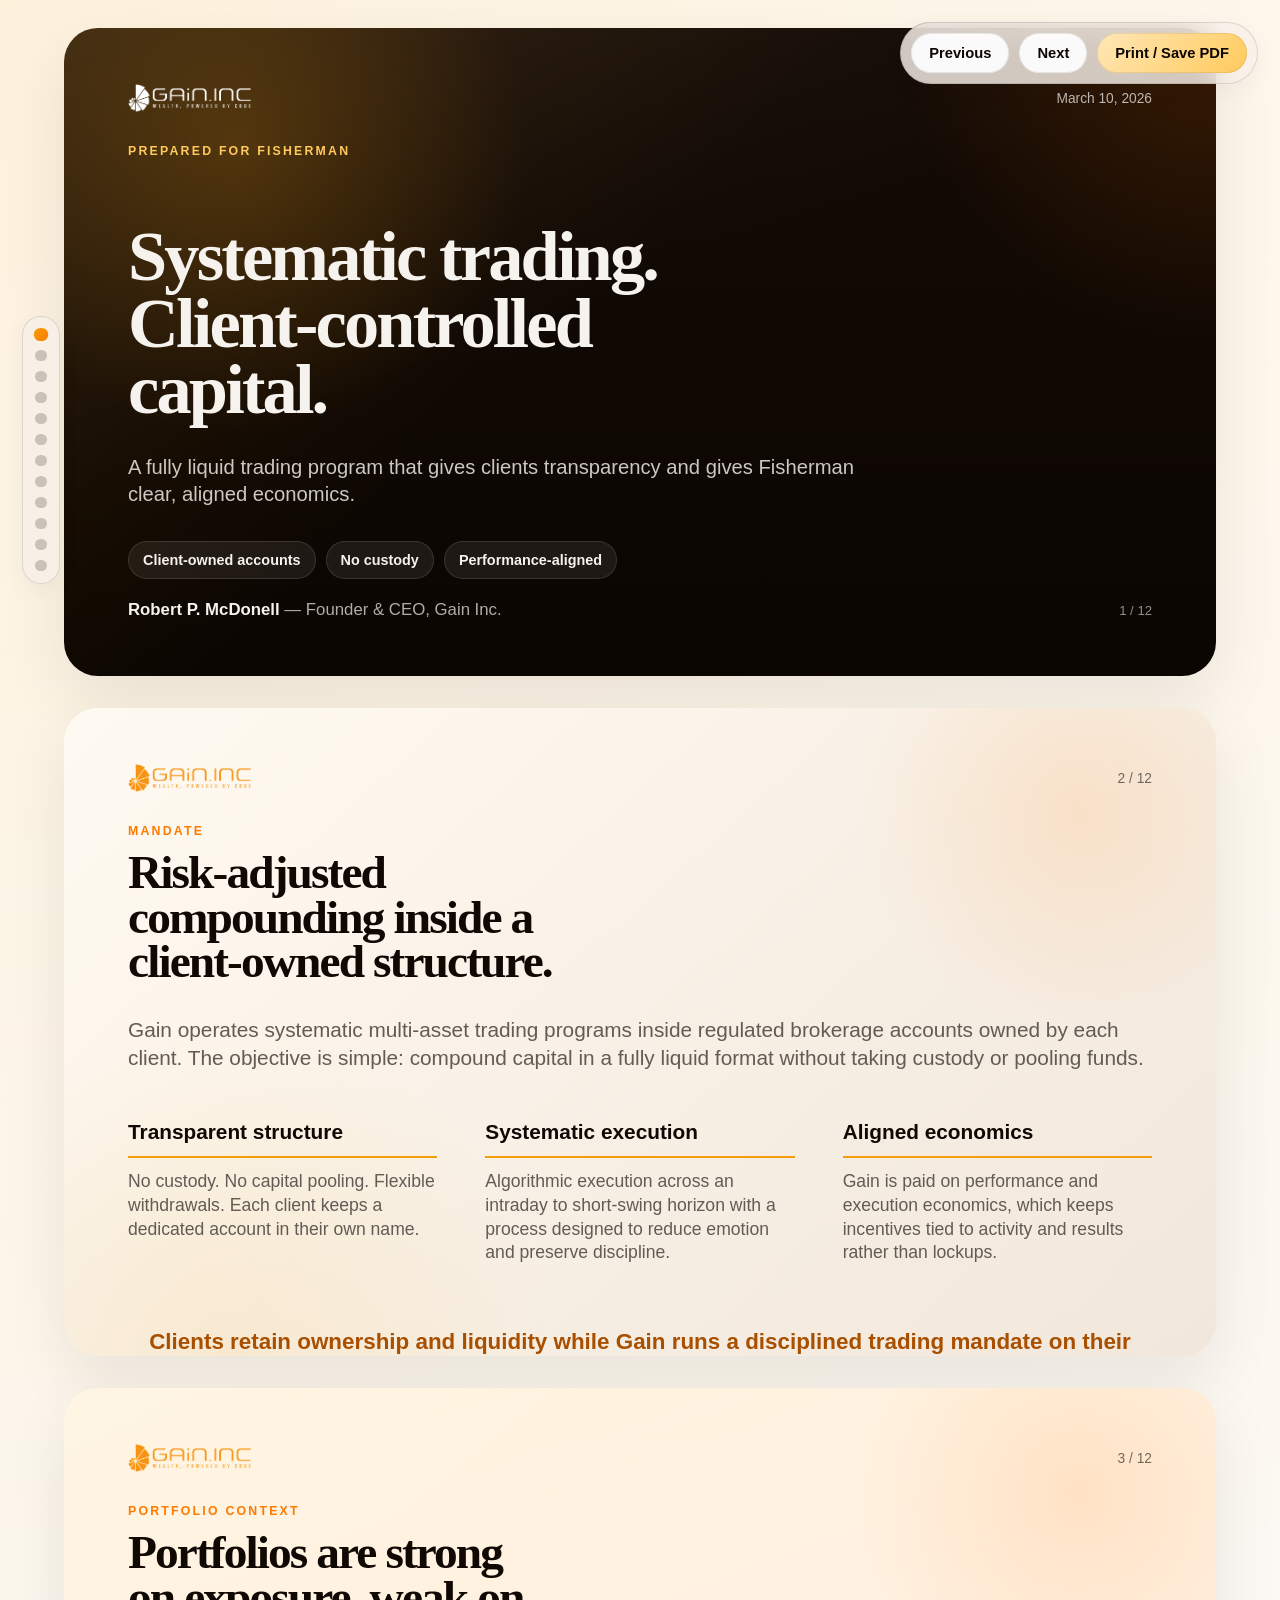
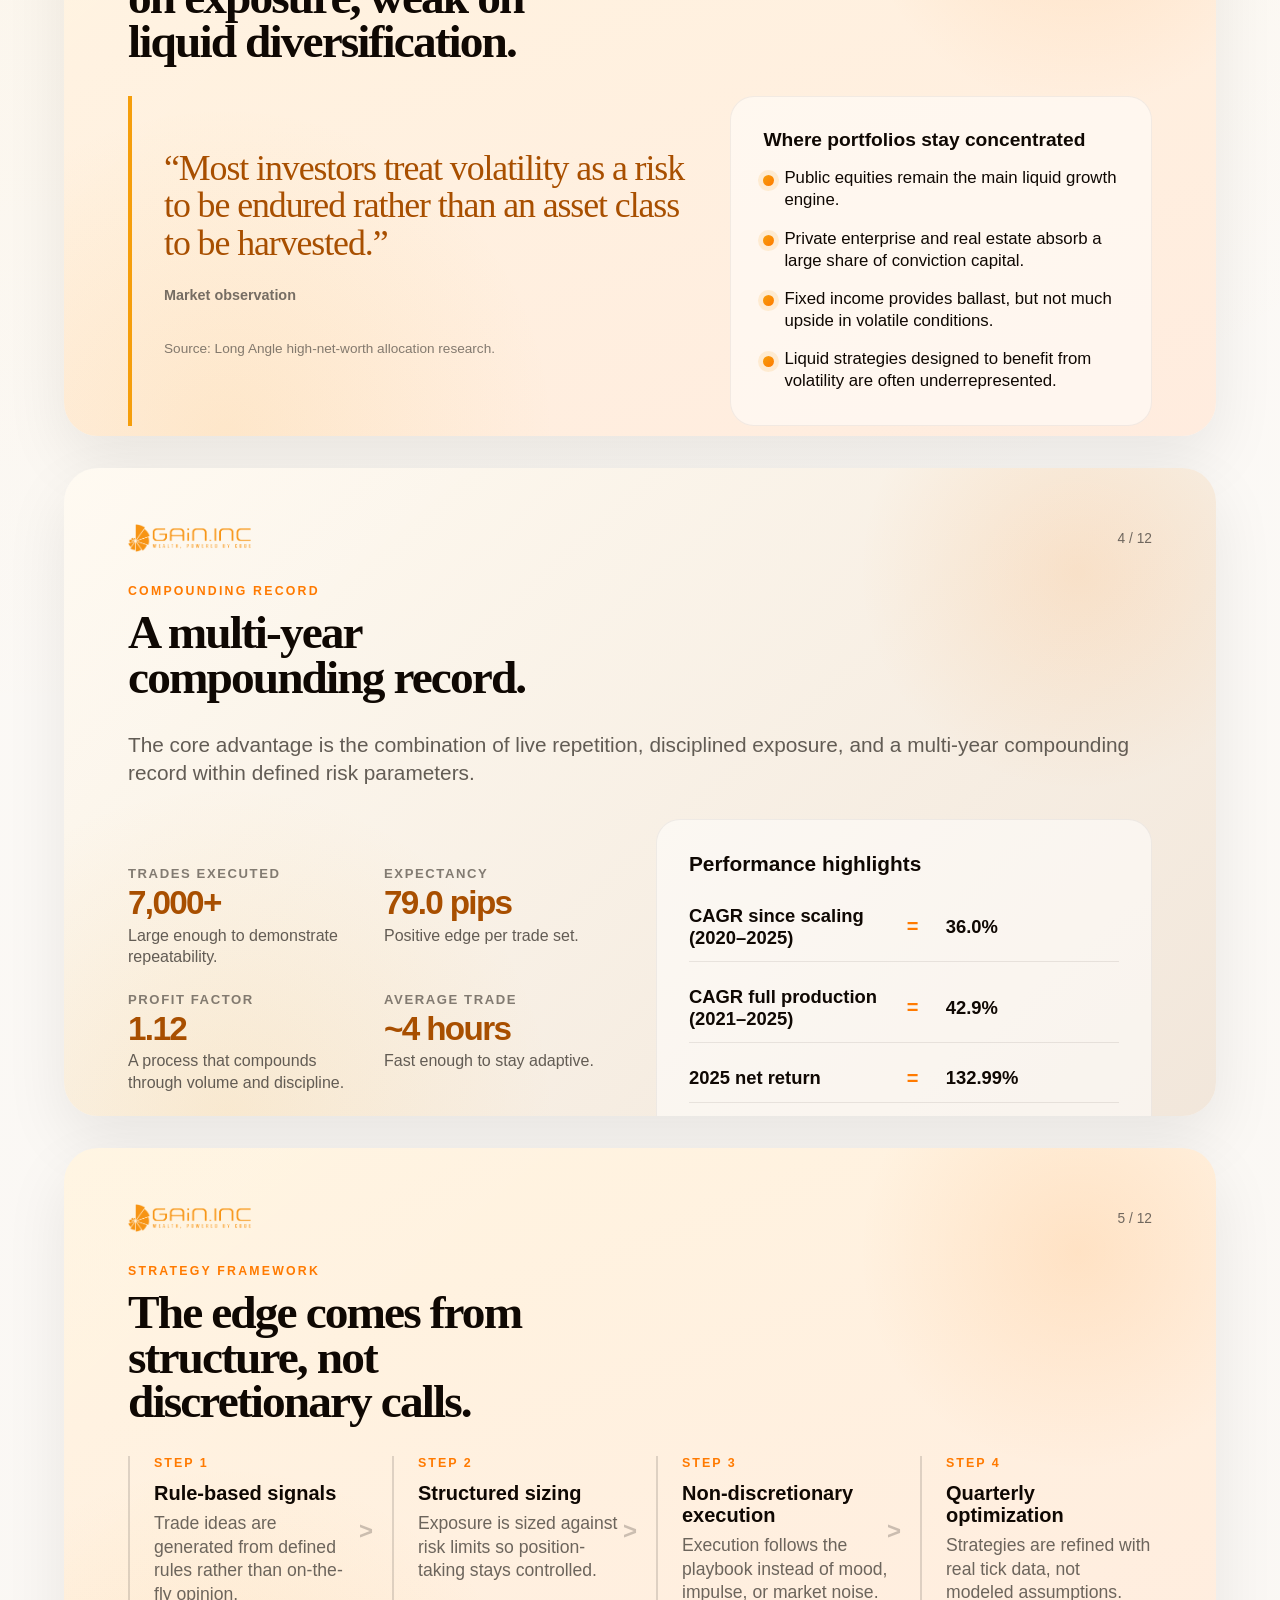
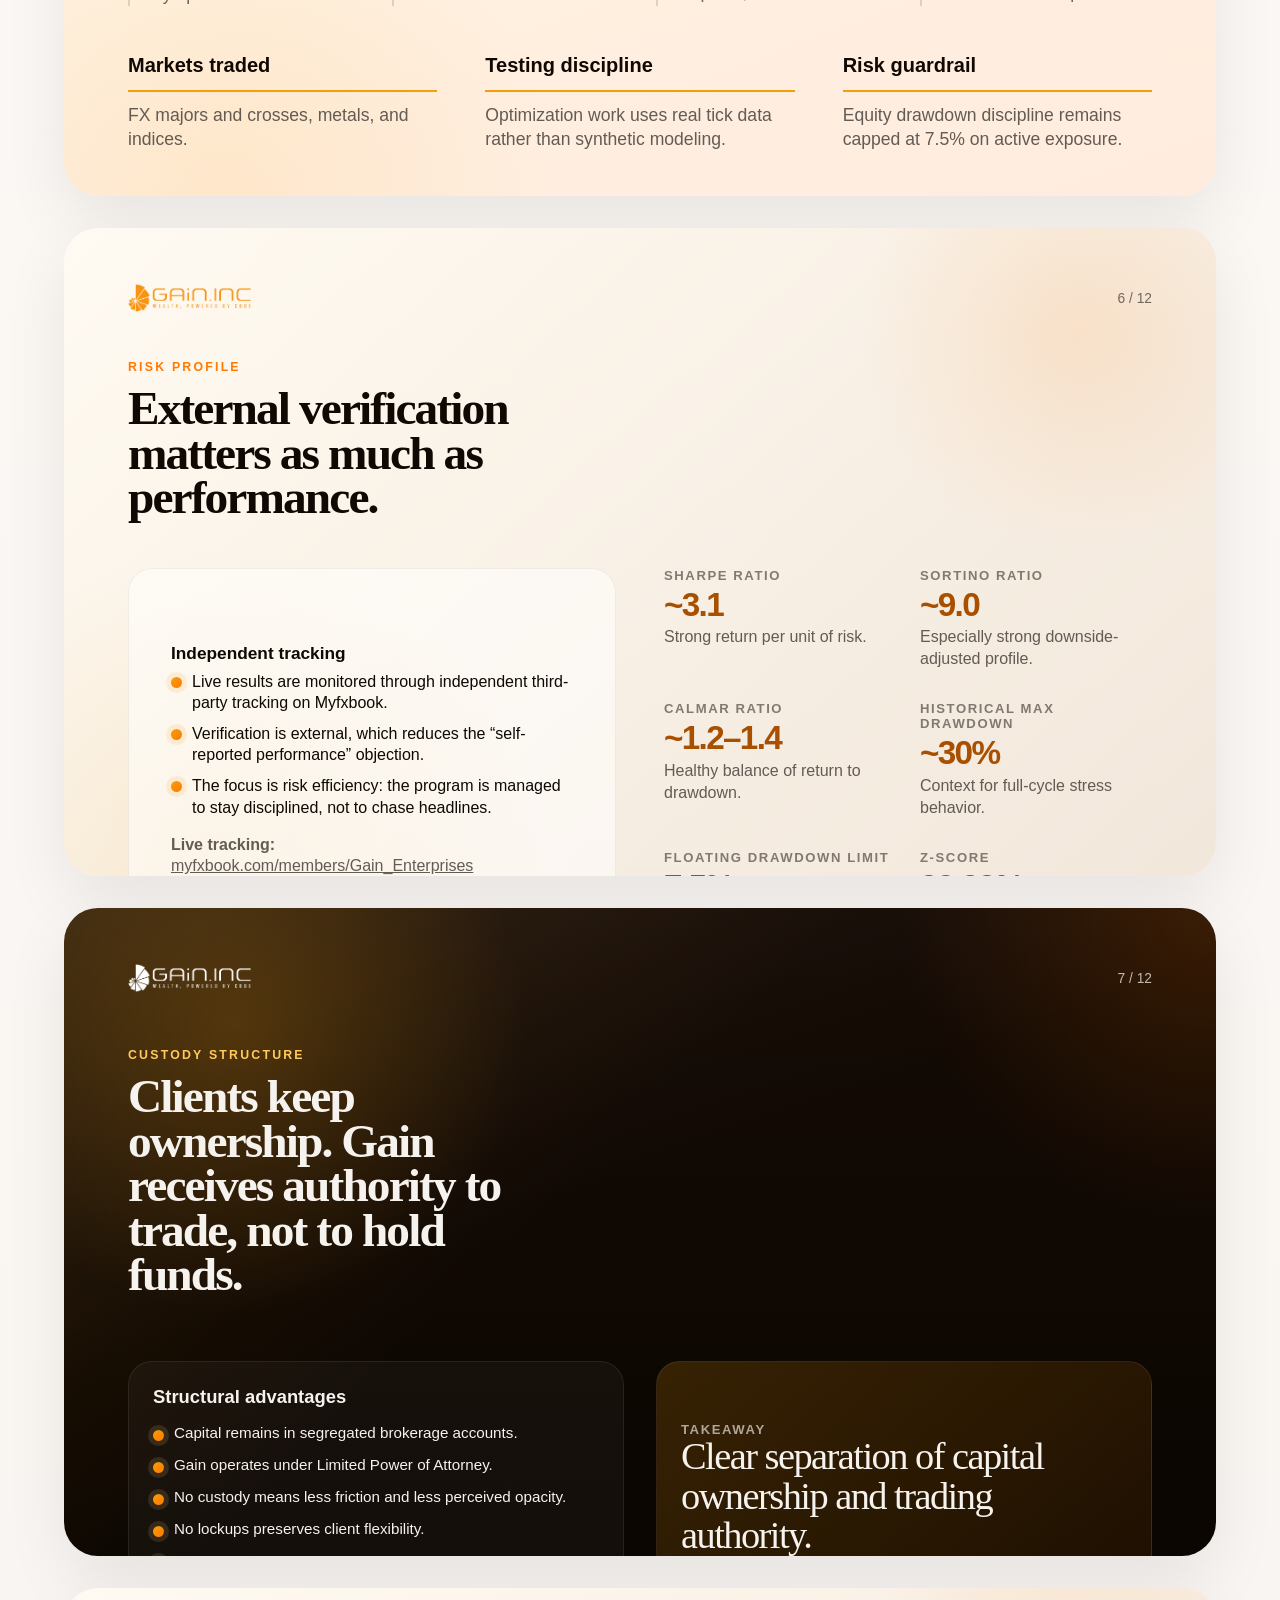
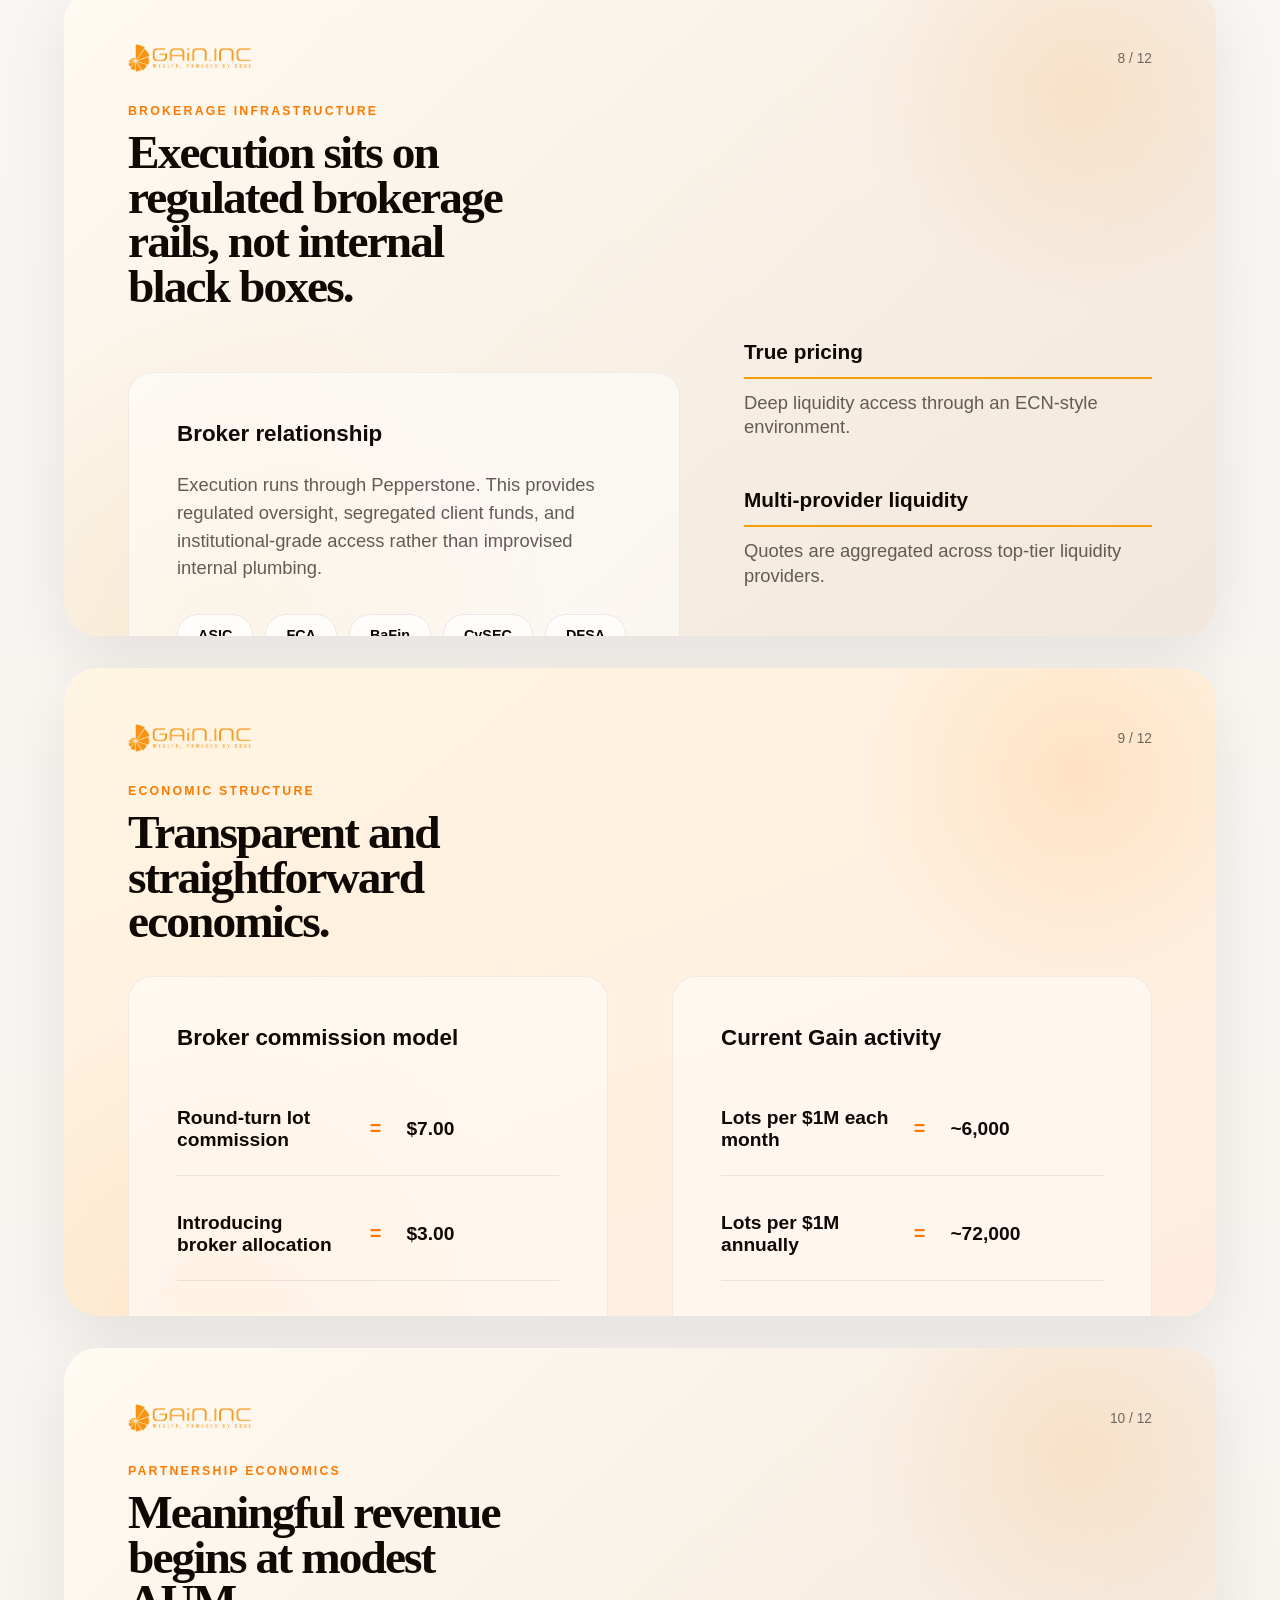
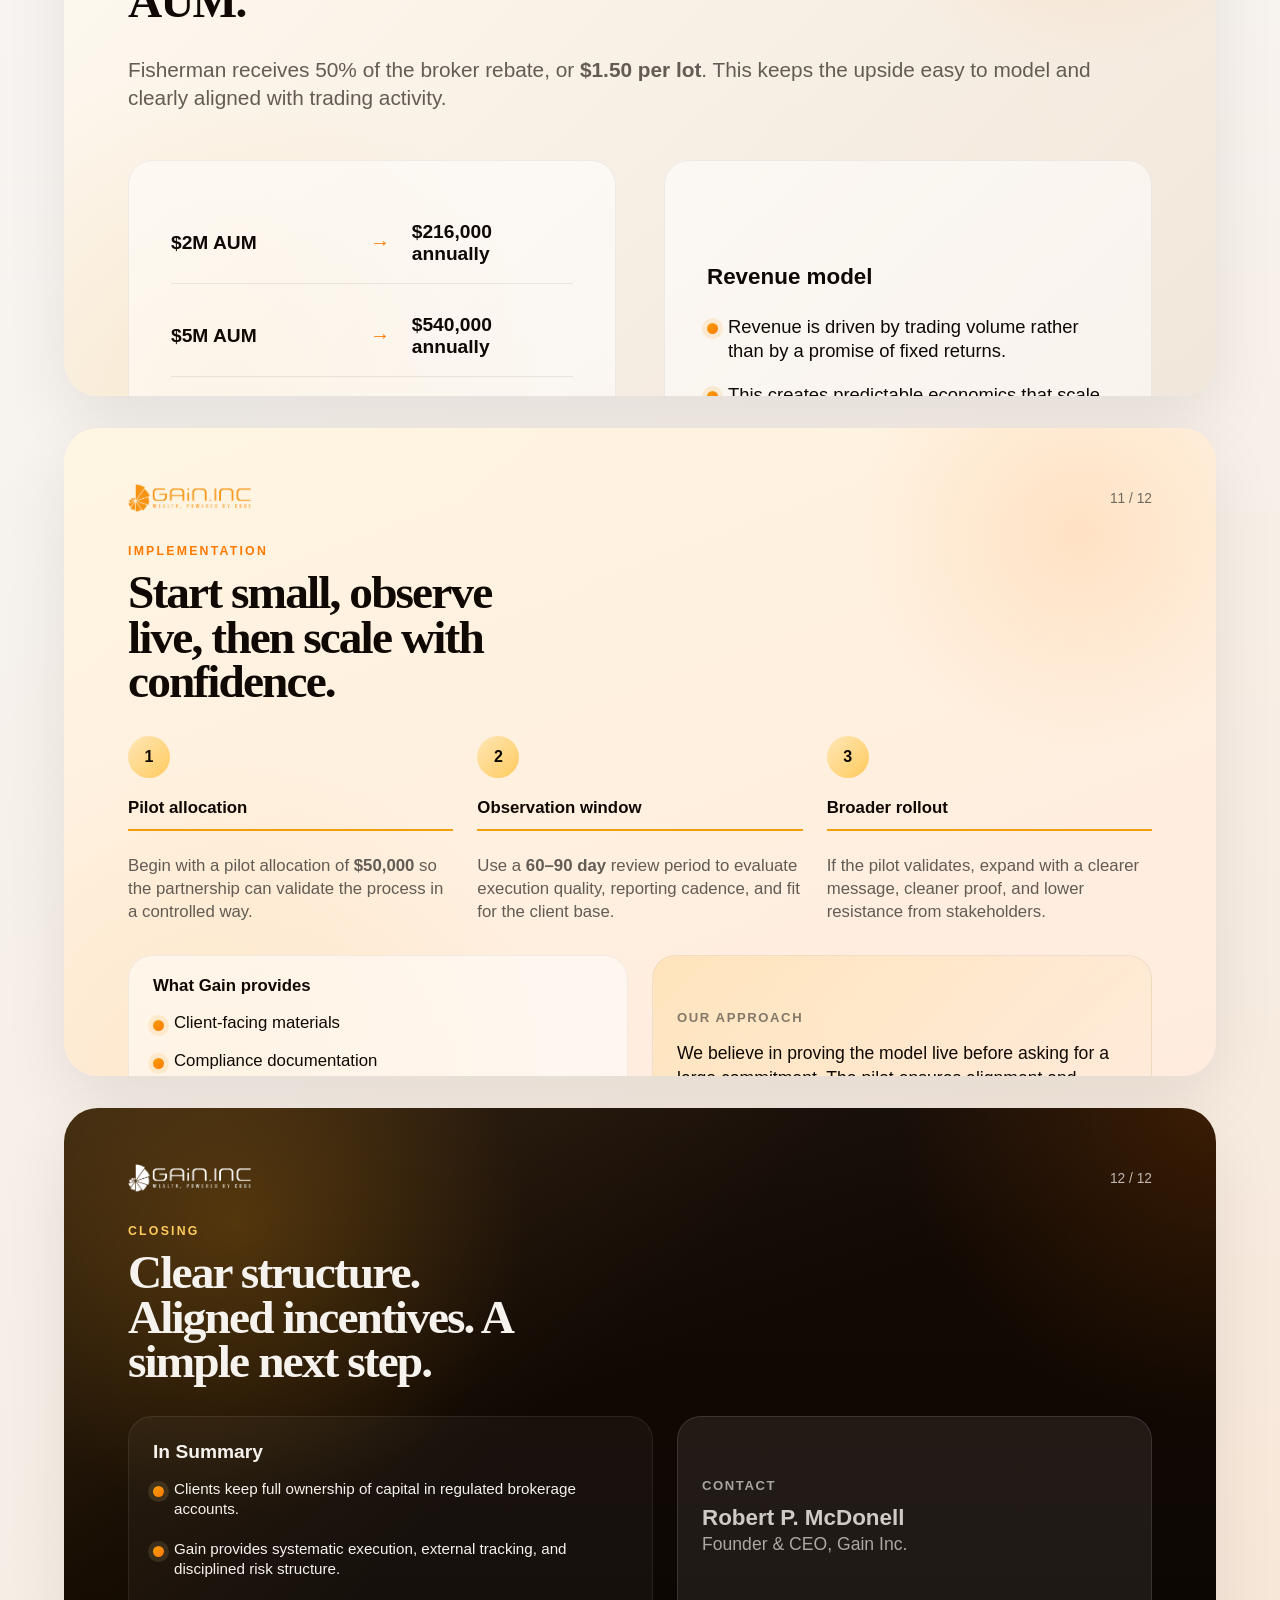
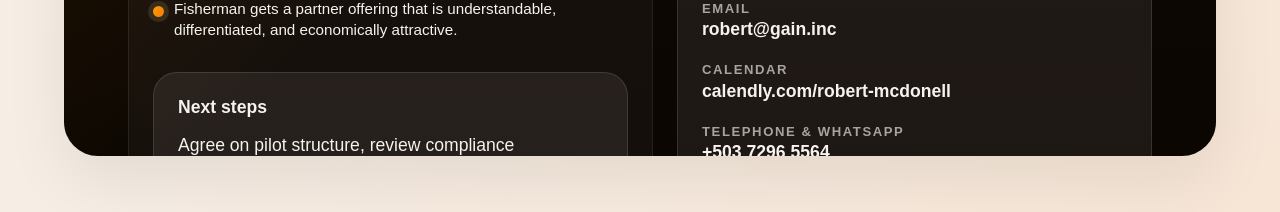
<file: index.html.html>
<!doctype html>
<html lang="en">
  <head>
    <meta charset="UTF-8" />
    <meta name="viewport" content="width=device-width, initial-scale=1.0" />
    <title>Gain x Fisherman Partner Deck</title>
    <style>
      :root {
        --primary-500: #f59e0b;
        --primary-700: #a86405;
        --accent-500: #ff7a00;
        --accent-700: #a84f00;
        --secondary-0: #fdfbf8;
        --secondary-50: #f8f1e9;
        --secondary-100: #f1e5d8;
        --secondary-200: #e9d8c5;
        --secondary-300: #d8c3ae;
        --neutral-0: #f6f2ee;
        --neutral-200: #b8b1a9;
        --neutral-500: #5c554e;
        --neutral-700: #211b16;
        --neutral-900: #0f0803;
        --neutral-950: #0b0602;
        --shadow-strong: 0 24px 64px rgba(17, 10, 3, 0.08);
        --shadow-soft: 0 8px 24px rgba(17, 10, 3, 0.04);
        --radius-xl: 34px;
        --radius-lg: 24px;
        --radius-md: 18px;
        --font-display: Georgia, "Times New Roman", serif;
        --font-body: "Trebuchet MS", "Gill Sans", "Segoe UI", sans-serif;
      }

      * {
        box-sizing: border-box;
        -webkit-print-color-adjust: exact;
        print-color-adjust: exact;
      }

      html {
        scroll-behavior: smooth;
      }

      body {
        margin: 0;
        font-family: var(--font-body);
        background:
          radial-gradient(
            circle at top left,
            rgba(255, 183, 51, 0.14),
            transparent 28%
          ),
          radial-gradient(
            circle at bottom right,
            rgba(255, 122, 0, 0.1),
            transparent 24%
          ),
          linear-gradient(180deg, #fdfbf8 0%, #f6f2ee 100%);
        color: var(--neutral-900);
        overflow-x: hidden;
      }

      .shell {
        min-height: 100vh;
        padding: 28px 28px 56px;
      }

      .controls {
        position: fixed;
        right: 22px;
        top: 22px;
        z-index: 20;
        display: flex;
        gap: 10px;
        align-items: center;
        padding: 10px;
        background: rgba(248, 241, 233, 0.82);
        border: 1px solid rgba(92, 85, 78, 0.18);
        border-radius: 999px;
        backdrop-filter: blur(12px);
        box-shadow: var(--shadow-soft);
      }

      .control-button {
        border: 0;
        border-radius: 999px;
        padding: 12px 18px;
        font: inherit;
        font-size: 0.92rem;
        font-weight: 700;
        color: var(--neutral-950);
        background: linear-gradient(135deg, #ffe7b7 0%, #ffca5c 100%);
        cursor: pointer;
        transition:
          transform 160ms ease,
          box-shadow 160ms ease;
        box-shadow: inset 0 0 0 1px rgba(11, 6, 2, 0.08);
      }

      .control-button.secondary {
        background: rgba(255, 255, 255, 0.92);
      }

      .control-button:hover,
      .control-button:focus-visible {
        transform: translateY(-1px);
        box-shadow: var(--shadow-soft);
        outline: none;
      }

      .progress {
        position: fixed;
        left: 22px;
        top: 50%;
        z-index: 20;
        transform: translateY(-50%);
        display: flex;
        flex-direction: column;
        gap: 10px;
        padding: 12px;
        background: rgba(248, 241, 233, 0.8);
        border: 1px solid rgba(92, 85, 78, 0.18);
        border-radius: 999px;
        backdrop-filter: blur(12px);
        box-shadow: var(--shadow-soft);
      }

      .progress-dot {
        width: 11px;
        height: 11px;
        border: 0;
        border-radius: 999px;
        background: rgba(92, 85, 78, 0.3);
        cursor: pointer;
        transition:
          transform 160ms ease,
          background-color 160ms ease;
      }

      .progress-dot:hover,
      .progress-dot:focus-visible {
        transform: scale(1.18);
        outline: none;
      }

      .progress-dot.active {
        background: linear-gradient(
          135deg,
          var(--primary-500),
          var(--accent-500)
        );
        transform: scale(1.2);
      }

      .deck {
        display: flex;
        flex-direction: column;
        gap: 32px;
        align-items: center;
        margin: 0 auto;
      }

      .slide {
        position: relative;
        width: min(1500px, calc(100vw - 128px));
        aspect-ratio: 16 / 9;
        overflow: hidden;
        border-radius: var(--radius-xl);
        box-shadow: var(--shadow-strong);
        scroll-snap-align: center;
        isolation: isolate;
        display: grid;
        padding: 56px 64px;
      }

      .slide::before {
        content: "";
        position: absolute;
        inset: 0;
        pointer-events: none;
        background:
          linear-gradient(140deg, rgba(255, 255, 255, 0.08), transparent 32%),
          radial-gradient(
            circle at 88% 16%,
            rgba(255, 122, 0, 0.12),
            transparent 19%
          ),
          radial-gradient(
            circle at 14% 100%,
            rgba(245, 158, 11, 0.1),
            transparent 28%
          );
        z-index: -1;
      }

      .theme-dark {
        background:
          linear-gradient(135deg, rgba(245, 158, 11, 0.11), transparent 44%),
          linear-gradient(180deg, #140a04 0%, #0b0602 100%);
        color: var(--neutral-0);
      }

      .theme-dark::before {
        background:
          radial-gradient(
            circle at 15% 18%,
            rgba(245, 158, 11, 0.2),
            transparent 26%
          ),
          radial-gradient(
            circle at 100% 0%,
            rgba(255, 122, 0, 0.16),
            transparent 24%
          ),
          linear-gradient(160deg, rgba(255, 255, 255, 0.06), transparent 45%);
      }

      .theme-light {
        background:
          linear-gradient(
            135deg,
            rgba(255, 250, 240, 0.92),
            rgba(241, 229, 216, 0.88)
          ),
          linear-gradient(180deg, #fdfbf8 0%, #f6f2ee 100%);
        color: var(--neutral-900);
      }

      .theme-amber {
        background:
          linear-gradient(
            160deg,
            rgba(255, 244, 224, 0.96),
            rgba(255, 235, 221, 0.94)
          ),
          linear-gradient(180deg, #fff9ed 0%, #fdfbf8 100%);
        color: var(--neutral-900);
      }

      .slide-grid {
        display: flex;
        flex-direction: column;
        height: 100%;
      }

      .slide-header {
        display: flex;
        justify-content: space-between;
        align-items: center;
        gap: 24px;
      }

      .brand-lockup {
        display: inline-flex;
        align-items: center;
        gap: 14px;
      }

      .brand-lockup img {
        height: 28px;
        width: auto;
        object-fit: contain;
      }
      .slide-logo {
        height: 28px;
        width: auto;
        object-fit: contain;
      }
      .theme-light .logo-dark,
      .theme-amber .logo-dark {
        display: none;
      }
      .theme-dark .logo-light {
        display: none;
      }
      .slide-header {
        display: flex;
        justify-content: space-between;
        align-items: center;
        width: 100%;
        margin-bottom: 32px;
      }
      .slide-content-header {
        margin-bottom: 32px;
      }

      .eyebrow {
        display: block;
        margin-bottom: 12px;
        text-transform: uppercase;
        letter-spacing: 0.18em;
        font-size: 0.77rem;
        font-weight: 800;
        color: var(--accent-500);
      }

      .theme-dark .eyebrow {
        color: #ffca5c;
      }

      .date-stamp,
      .slide-index {
        font-size: 0.86rem;
        color: rgba(92, 85, 78, 0.88);
      }

      .theme-dark .date-stamp,
      .theme-dark .slide-index {
        color: rgba(246, 242, 238, 0.74);
      }

      .hero-title,
      .slide-title {
        margin: 0;
        font-family: var(--font-display);
        line-height: 0.94;
        letter-spacing: -0.04em;
      }

      .hero-title {
        max-width: 11ch;
        font-size: clamp(3.3rem, 5.5vw, 5.9rem);
      }

      .slide-title {
        max-width: 18ch;
        margin-top: 8px;
        font-size: clamp(2.1rem, 3.7vw, 4.1rem);
      }

      .hero-subtitle,
      .slide-subtitle {
        margin: 0;
        max-width: 68ch;
        line-height: 1.35;
        font-size: clamp(1rem, 1.58vw, 1.42rem);
        color: rgba(92, 85, 78, 0.96);
      }

      .theme-dark .hero-subtitle,
      .theme-dark .slide-subtitle {
        color: rgba(246, 242, 238, 0.82);
      }

      .pills,
      .tag-row {
        display: flex;
        flex-wrap: wrap;
        gap: 10px;
      }

      .pill,
      .tag {
        display: inline-flex;
        align-items: center;
        gap: 8px;
        padding: 10px 14px;
        border-radius: 999px;
        font-size: 0.9rem;
        font-weight: 700;
        border: 1px solid rgba(92, 85, 78, 0.12);
        background: rgba(255, 255, 255, 0.78);
        color: var(--neutral-950);
      }

      .theme-dark .pill,
      .theme-dark .tag {
        background: rgba(246, 242, 238, 0.08);
        border-color: rgba(246, 242, 238, 0.12);
        color: var(--neutral-0);
      }

      .accent-card,
      .panel {
        border-radius: var(--radius-lg);
        border: 1px solid rgba(92, 85, 78, 0.08);
        background: rgba(255, 255, 255, 0.5);
      }
      .point-card,
      .timeline-step {
        background: transparent;
      }
      .metric-card,
      .quote-card {
        background: transparent;
        border: none;
        box-shadow: none;
      }

      .theme-dark .accent-card,
      .theme-dark .panel {
        background: rgba(246, 242, 238, 0.04);
        border-color: rgba(246, 242, 238, 0.08);
      }
      .theme-dark .point-card,
      .theme-dark .timeline-step {
        background: transparent;
      }

      .accent-card {
        padding: 18px 20px;
        background: linear-gradient(
          135deg,
          rgba(255, 202, 92, 0.26),
          rgba(255, 235, 221, 0.72)
        );
      }

      .theme-dark .accent-card {
        background: linear-gradient(
          135deg,
          rgba(245, 158, 11, 0.18),
          rgba(255, 122, 0, 0.08)
        );
      }

      .grid-2,
      .grid-3,
      .grid-4,
      .metric-grid {
        display: grid;
        gap: 24px;
      }

      .grid-2 {
        grid-template-columns: repeat(2, minmax(0, 1fr));
      }

      .grid-3 {
        grid-template-columns: repeat(3, minmax(0, 1fr));
      }

      .grid-4 {
        grid-template-columns: repeat(4, minmax(0, 1fr));
      }
      .metric-grid {
        grid-template-columns: repeat(2, minmax(0, 1fr));
        gap: 32px 24px;
      }

      .grid-1 {
        display: grid;
        gap: 24px;
      }

      .panel {
        padding: 36px;
      }
      .point-card,
      .metric-card,
      .timeline-step {
        padding: 0;
      }
      .quote-card {
        padding: 0;
      }

      .point-card h3,
      .timeline-step h3 {
        margin: 0 0 12px;
        padding-bottom: 12px;
        border-bottom: 2px solid var(--primary-500);
        font-size: 1.08rem;
        line-height: 1.18;
      }
      .panel h3 {
        margin: 0 0 8px;
        font-size: 1.08rem;
        line-height: 1.18;
      }

      .point-card p,
      .panel p,
      .timeline-step p,
      .mini-list,
      .metric-caption {
        margin: 0;
        line-height: 1.35;
        color: rgba(92, 85, 78, 0.96);
      }

      .theme-dark .point-card p,
      .theme-dark .panel p,
      .theme-dark .timeline-step p,
      .theme-dark .mini-list,
      .theme-dark .metric-caption {
        color: rgba(246, 242, 238, 0.78);
      }

      .metric-card {
        display: grid;
        gap: 6px;
        align-content: start;
      }

      .metric-value {
        margin: 0;
        font-size: clamp(1.6rem, 2.6vw, 2.6rem);
        line-height: 0.95;
        letter-spacing: -0.05em;
        font-weight: 900;
        color: var(--accent-700);
      }

      .theme-dark .metric-value {
        color: #ffd98a;
      }

      .metric-label {
        margin: 0;
        font-size: 0.82rem;
        text-transform: uppercase;
        letter-spacing: 0.12em;
        font-weight: 800;
        color: rgba(92, 85, 78, 0.76);
      }

      .theme-dark .metric-label {
        color: rgba(246, 242, 238, 0.64);
      }

      .quote-card {
        display: grid;
        gap: 24px;
        align-content: center;
        padding: 0;
        background: transparent;
        border-left: 4px solid var(--primary-500);
        padding-left: 32px;
      }

      .quote-card blockquote {
        margin: 0;
        font-family: var(--font-display);
        font-size: clamp(2rem, 3.2vw, 3.2rem);
        line-height: 1.05;
        letter-spacing: -0.03em;
        color: var(--accent-700);
      }
      .theme-dark .quote-card blockquote {
        color: #ffd98a;
      }

      .quote-card cite {
        font-style: normal;
        font-weight: 700;
        color: rgba(92, 85, 78, 0.84);
      }

      .quote-card .source {
        font-size: 0.85rem;
        line-height: 1.3;
        color: rgba(92, 85, 78, 0.76);
      }

      .check-list,
      .simple-list {
        display: grid;
        gap: 10px;
        margin: 0;
        padding: 0;
        list-style: none;
      }

      .check-list li,
      .simple-list li {
        display: grid;
        grid-template-columns: auto 1fr;
        gap: 10px;
        align-items: start;
        line-height: 1.32;
      }

      .bullet {
        width: 11px;
        height: 11px;
        border-radius: 999px;
        margin-top: 0.35em;
        background: linear-gradient(
          135deg,
          var(--primary-500),
          var(--accent-500)
        );
        box-shadow: 0 0 0 5px rgba(245, 158, 11, 0.13);
      }

      .theme-dark .bullet {
        box-shadow: 0 0 0 5px rgba(255, 217, 138, 0.12);
      }

      .split-highlight {
        display: grid;
        grid-template-columns: minmax(0, 1.15fr) minmax(0, 0.85fr);
        gap: 32px;
        align-items: stretch;
      }

      .process-flow {
        display: grid;
        grid-template-columns: repeat(4, minmax(0, 1fr));
        gap: 16px;
        align-items: stretch;
      }

      .flow-step {
        position: relative;
        padding: 0;
        background: transparent;
        border: none;
        border-left: 2px solid rgba(92, 85, 78, 0.2);
        padding-left: 24px;
      }

      .theme-dark .flow-step {
        background: transparent;
        border-left-color: rgba(246, 242, 238, 0.2);
      }

      .flow-step::after {
        content: ">";
        position: absolute;
        right: -13px;
        top: 50%;
        transform: translateY(-50%);
        font-size: 1.5rem;
        font-weight: 900;
        color: rgba(92, 85, 78, 0.32);
      }

      .theme-dark .flow-step::after {
        color: rgba(246, 242, 238, 0.26);
      }

      .flow-step:last-child::after {
        display: none;
      }

      .flow-number {
        margin: 0 0 12px;
        font-size: 0.78rem;
        text-transform: uppercase;
        letter-spacing: 0.16em;
        font-weight: 800;
        color: var(--accent-500);
      }

      .flow-title {
        margin: 0 0 8px;
        font-size: 1.12rem;
        line-height: 1.12;
      }

      .flow-copy {
        margin: 0;
        line-height: 1.34;
        color: rgba(92, 85, 78, 0.9);
      }

      .theme-dark .flow-copy {
        color: rgba(246, 242, 238, 0.76);
      }

      .ratio-strip,
      .support-strip,
      .cta-strip {
        display: grid;
        gap: 14px;
        padding: 18px 20px;
        border-radius: var(--radius-lg);
        background: rgba(255, 255, 255, 0.72);
        border: 1px solid rgba(92, 85, 78, 0.12);
      }

      .theme-dark .ratio-strip,
      .theme-dark .support-strip,
      .theme-dark .cta-strip {
        background: rgba(246, 242, 238, 0.08);
        border-color: rgba(246, 242, 238, 0.12);
      }

      .ratio-strip strong,
      .support-strip strong,
      .cta-strip strong {
        display: block;
        font-size: 1.05rem;
        margin-bottom: 3px;
      }

      .economics-table {
        display: grid;
        gap: 12px;
      }

      .economics-row {
        display: grid;
        grid-template-columns: 1.1fr 0.22fr 1fr;
        align-items: center;
        gap: 14px;
        padding: 16px 0;
        border-bottom: 1px solid rgba(92, 85, 78, 0.12);
        font-size: 1.08rem;
        font-weight: 700;
        background: transparent;
        border-radius: 0;
      }
      .economics-row:last-child {
        border-bottom: none;
      }

      .theme-dark .economics-row {
        background: transparent;
        border-bottom-color: rgba(246, 242, 238, 0.12);
      }

      .arrow-cell {
        text-align: center;
        color: var(--accent-500);
        font-size: 1.25rem;
        font-weight: 900;
      }

      .timeline {
        display: grid;
        grid-template-columns: repeat(3, minmax(0, 1fr));
        gap: 24px;
      }

      .timeline-step {
        display: grid;
        gap: 12px;
        align-content: start;
      }

      .timeline-badge {
        display: inline-flex;
        align-items: center;
        justify-content: center;
        width: 42px;
        height: 42px;
        border-radius: 999px;
        font-weight: 900;
        color: var(--neutral-950);
        background: linear-gradient(135deg, #ffe7b7, #ffca5c);
      }

      .theme-dark .timeline-badge {
        background: linear-gradient(135deg, #ffd98a, #ffb633);
      }

      .closing-grid {
        display: grid;
        grid-template-columns: minmax(0, 1.05fr) minmax(0, 0.95fr);
        gap: 32px;
        align-items: stretch;
      }

      .contact-card {
        display: grid;
        gap: 12px;
        padding: 24px;
        border-radius: var(--radius-lg);
        background: rgba(246, 242, 238, 0.08);
        border: 1px solid rgba(246, 242, 238, 0.12);
      }

      .contact-card p {
        margin: 0;
        line-height: 1.35;
        color: rgba(246, 242, 238, 0.82);
      }

      .contact-value {
        font-size: 1.18rem;
        font-weight: 700;
        color: var(--neutral-0);
      }

      .footer-note {
        display: flex;
        justify-content: space-between;
        align-items: center;
        gap: 24px;
        margin-top: auto;
        font-size: 0.82rem;
        color: rgba(92, 85, 78, 0.74);
      }

      .theme-dark .footer-note {
        color: rgba(246, 242, 238, 0.58);
      }

      .hero-layout {
        display: grid;
        grid-template-columns: minmax(0, 1.1fr) minmax(320px, 0.9fr);
        gap: 28px;
        align-items: end;
        height: 100%;
      }

      .hero-panel {
        display: grid;
        gap: 24px;
        align-content: end;
      }

      .hero-side {
        display: grid;
        gap: 24px;
        align-content: stretch;
      }

      .hero-side .panel {
        min-height: 0;
      }

      .hero-side .panel strong {
        display: block;
        margin-bottom: 8px;
        font-size: 0.92rem;
        text-transform: uppercase;
        letter-spacing: 0.12em;
        color: var(--accent-500);
      }

      .theme-dark .hero-side .panel strong {
        color: #ffd98a;
      }

      .hero-side .panel p {
        font-size: 1.12rem;
      }

      .large-number {
        font-size: clamp(2.5rem, 4vw, 4.4rem);
        line-height: 0.9;
        letter-spacing: -0.06em;
        font-weight: 900;
        color: var(--accent-500);
        margin: 0;
      }

      .theme-dark .large-number {
        color: #ffd98a;
      }

      .muted {
        color: rgba(92, 85, 78, 0.76);
      }

      .theme-dark .muted {
        color: rgba(246, 242, 238, 0.66);
      }

      .wide {
        max-width: none;
      }

      a {
        color: inherit;
        text-decoration: none;
      }

      @media (max-width: 1200px) {
        .shell {
          padding: 80px 18px 36px;
        }

        .slide {
          width: calc(100vw - 36px);
          aspect-ratio: auto;
          padding: 30px 24px;
        }

        .slide-header,
        .brand-lockup {
          align-items: flex-start;
        }

        .slide-header {
          flex-direction: column;
        }

        .grid-4,
        .metric-grid,
        .process-flow,
        .timeline,
        .grid-3,
        .hero-layout,
        .split-highlight,
        .closing-grid {
          grid-template-columns: 1fr;
        }

        .grid-2 {
          grid-template-columns: 1fr;
        }

        .controls,
        .progress {
          transform: none;
        }

        .progress {
          top: auto;
          bottom: 18px;
          left: 18px;
          right: 18px;
          flex-direction: row;
          justify-content: center;
        }

        .controls {
          right: 18px;
          left: 18px;
          justify-content: space-between;
        }

        .flow-step::after {
          display: none;
        }
      }

      @media print {
        @page {
          size: 16in 9in;
          margin: 0;
        }

        html,
        body {
          width: 16in;
          margin: 0;
          padding: 0;
          background: white;
          overflow: visible;
        }

        .shell {
          min-height: 0;
          padding: 0;
        }

        .deck {
          gap: 0;
        }

        .slide {
          width: 16in;
          height: 9in;
          min-height: 0;
          aspect-ratio: auto;
          border-radius: 0;
          margin: 0;
          padding: 0.42in 0.48in;
          box-shadow: none;
          break-after: page;
          page-break-after: always;
        }

        .slide:last-child {
          break-after: auto;
          page-break-after: auto;
        }

        .controls,
        .progress,
        .no-print {
          display: none !important;
        }

        * {
          box-shadow: none !important;
          text-shadow: none !important;
          backdrop-filter: none !important;
          -webkit-backdrop-filter: none !important;
        }

        .slide::before,
        .flow-step::after {
          display: none !important;
        }

        .slide-title {
          font-size: 2.65rem;
        }

        .hero-title {
          font-size: 4rem;
        }

        .hero-subtitle,
        .slide-subtitle {
          font-size: 1.1rem;
        }

        .metric-value {
          font-size: 2rem;
        }

        .pdf-dense {
          transform: scale(0.97);
          transform-origin: top left;
          width: calc(100% / 0.97);
        }

        /* Prevent grid collapsing in print */
        .grid-2 {
          grid-template-columns: repeat(2, minmax(0, 1fr)) !important;
        }
        .grid-3 {
          grid-template-columns: repeat(3, minmax(0, 1fr)) !important;
        }
        .grid-4,
        .process-flow {
          grid-template-columns: repeat(4, minmax(0, 1fr)) !important;
        }
        .metric-grid {
          grid-template-columns: repeat(2, minmax(0, 1fr)) !important;
        }
        .hero-layout {
          grid-template-columns: minmax(0, 1.1fr) minmax(320px, 0.9fr) !important;
        }
        .split-highlight {
          grid-template-columns: minmax(0, 1.15fr) minmax(0, 0.85fr) !important;
        }
        .closing-grid {
          grid-template-columns: minmax(0, 1.05fr) minmax(0, 0.95fr) !important;
        }
        .timeline {
          grid-template-columns: repeat(3, minmax(0, 1fr)) !important;
        }

        /* Simplify glassmorphism to solid colors for PDF performance */
        .accent-card,
        .panel,
        .ratio-strip,
        .support-strip,
        .cta-strip,
        .contact-card {
          background: white !important;
          border: 1px solid rgba(92, 85, 78, 0.2) !important;
        }

        .theme-dark .accent-card,
        .theme-dark .panel,
        .theme-dark .ratio-strip,
        .theme-dark .support-strip,
        .theme-dark .cta-strip,
        .theme-dark .contact-card {
          background: #140a04 !important;
          border: 1px solid rgba(246, 242, 238, 0.2) !important;
        }

        .timeline-badge {
          background: #ffe7b7 !important;
        }
        .theme-dark .timeline-badge {
          background: #ffd98a !important;
        }
        .bullet {
          background: var(--primary-500) !important;
        }
      }

      .pdf-export-mode {
        background: white !important;
      }

      .pdf-export-mode .slide::before,
      .pdf-export-mode .controls,
      .pdf-export-mode .progress {
        display: none !important;
      }

      .pdf-export-mode .theme-dark {
        background: #0b0602 !important;
      }

      .pdf-export-mode .theme-light {
        background: #fdfbf8 !important;
      }

      .pdf-export-mode .theme-amber {
        background: #fff9ed !important;
      }
    </style>
  </head>
  <body>
    <div class="controls no-print">
      <button class="control-button secondary" type="button" id="prev-slide">
        Previous
      </button>
      <button class="control-button secondary" type="button" id="next-slide">
        Next
      </button>
      <button class="control-button" type="button" id="print-deck">
        Print / Save PDF
      </button>
    </div>

    <div
      class="progress no-print"
      id="progress-nav"
      aria-label="Slide progress"
    ></div>

    <div class="shell">
      <main class="deck" id="deck">
        <section class="slide theme-dark" id="slide-1" data-title="Cover">
          <div class="slide-grid" style="display: flex; flex-direction: column">
            <div class="slide-header">
              <img
                src="../logo/main_logo.png"
                alt="Gain"
                class="slide-logo logo-light"
              />
              <img
                src="../logo/white_logo.png"
                alt="Gain"
                class="slide-logo logo-dark"
              />
              <span class="date-stamp">March 10, 2026</span>
            </div>
            <div class="slide-content-header">
              <div class="eyebrow">Prepared for Fisherman</div>
            </div>

            <div
              style="
                display: flex;
                flex-direction: column;
                justify-content: center;
                flex-grow: 1;
                gap: 32px;
              "
            >
              <h1 class="hero-title" style="max-width: 16ch">
                Systematic trading. Client-controlled capital.
              </h1>
              <p class="hero-subtitle">
                A fully liquid trading program that gives clients transparency
                and gives Fisherman clear, aligned economics.
              </p>
              <div class="pills">
                <span class="pill">Client-owned accounts</span>
                <span class="pill">No custody</span>
                <span class="pill">Performance-aligned</span>
              </div>
            </div>

            <div class="footer-note" style="margin-top: auto">
              <div style="font-size: 1.05rem; color: var(--neutral-0)">
                <strong>Robert P. McDonell</strong>
                <span style="opacity: 0.7; font-weight: normal"
                  >&mdash; Founder &amp; CEO, Gain Inc.</span
                >
              </div>
              <span>1 / 12</span>
            </div>
          </div>
        </section>

        <section class="slide theme-light" id="slide-2" data-title="Mandate">
          <div class="slide-grid">
            <div class="slide-header">
              <img
                src="../logo/main_logo.png"
                alt="Gain"
                class="slide-logo logo-light"
              />
              <img
                src="../logo/white_logo.png"
                alt="Gain"
                class="slide-logo logo-dark"
              />
              <span class="slide-index">2 / 12</span>
            </div>
            <div class="slide-content-header">
              <div class="eyebrow">Mandate</div>
              <h2 class="slide-title">
                Risk-adjusted compounding inside a client-owned structure.
              </h2>
            </div>

            <div
              style="
                flex-grow: 1;
                display: flex;
                flex-direction: column;
                justify-content: center;
                gap: 48px;
              "
            >
              <p class="slide-subtitle wide" style="font-size: 1.3rem">
                Gain operates systematic multi-asset trading programs inside
                regulated brokerage accounts owned by each client. The objective
                is simple: compound capital in a fully liquid format without
                taking custody or pooling funds.
              </p>

              <div class="grid-3" style="gap: 48px">
                <article class="point-card">
                  <h3 style="font-size: 1.3rem">Transparent structure</h3>
                  <p style="font-size: 1.1rem">
                    No custody. No capital pooling. Flexible withdrawals. Each
                    client keeps a dedicated account in their own name.
                  </p>
                </article>
                <article class="point-card">
                  <h3 style="font-size: 1.3rem">Systematic execution</h3>
                  <p style="font-size: 1.1rem">
                    Algorithmic execution across an intraday to short-swing
                    horizon with a process designed to reduce emotion and
                    preserve discipline.
                  </p>
                </article>
                <article class="point-card">
                  <h3 style="font-size: 1.3rem">Aligned economics</h3>
                  <p style="font-size: 1.1rem">
                    Gain is paid on performance and execution economics, which
                    keeps incentives tied to activity and results rather than
                    lockups.
                  </p>
                </article>
              </div>

              <div
                style="
                  font-size: 1.4rem;
                  font-weight: 700;
                  color: var(--accent-700);
                  text-align: center;
                  margin-top: 16px;
                "
              >
                Clients retain ownership and liquidity while Gain runs a
                disciplined trading mandate on their behalf.
              </div>
            </div>
          </div>
        </section>

        <section
          class="slide theme-amber"
          id="slide-3"
          data-title="Portfolio Context"
        >
          <div class="slide-grid">
            <div class="slide-header">
              <img
                src="../logo/main_logo.png"
                alt="Gain"
                class="slide-logo logo-light"
              />
              <img
                src="../logo/white_logo.png"
                alt="Gain"
                class="slide-logo logo-dark"
              />
              <span class="slide-index">3 / 12</span>
            </div>
            <div class="slide-content-header">
              <div class="eyebrow">Portfolio Context</div>
              <h2 class="slide-title">
                Portfolios are strong on exposure, weak on liquid
                diversification.
              </h2>
            </div>

            <div
              style="
                flex-grow: 1;
                display: flex;
                flex-direction: column;
                justify-content: center;
                gap: 32px;
              "
            >
              <div class="split-highlight">
                <article class="quote-card" style="font-size: 0.9em">
                  <blockquote style="font-size: clamp(1.8rem, 2.8vw, 2.8rem)">
                    “Most investors treat volatility as a risk to be endured
                    rather than an asset class to be harvested.”
                  </blockquote>
                  <cite>Market observation</cite>
                  <p class="source">
                    Source: Long Angle high-net-worth allocation research.
                  </p>
                </article>

                <article
                  class="panel"
                  style="
                    padding: 32px;
                    display: flex;
                    flex-direction: column;
                    justify-content: center;
                  "
                >
                  <h3 style="font-size: 1.2rem; margin-bottom: 16px">
                    Where portfolios stay concentrated
                  </h3>
                  <ul class="check-list" style="gap: 16px; font-size: 1.05rem">
                    <li>
                      <span class="bullet" style="margin-top: 0.45em"></span
                      ><span
                        >Public equities remain the main liquid growth
                        engine.</span
                      >
                    </li>
                    <li>
                      <span class="bullet" style="margin-top: 0.45em"></span
                      ><span
                        >Private enterprise and real estate absorb a large share
                        of conviction capital.</span
                      >
                    </li>
                    <li>
                      <span class="bullet" style="margin-top: 0.45em"></span
                      ><span
                        >Fixed income provides ballast, but not much upside in
                        volatile conditions.</span
                      >
                    </li>
                    <li>
                      <span class="bullet" style="margin-top: 0.45em"></span
                      ><span
                        >Liquid strategies designed to benefit from volatility
                        are often underrepresented.</span
                      >
                    </li>
                  </ul>
                </article>
              </div>

              <div
                class="accent-card"
                style="
                  font-size: 1.15rem;
                  text-align: center;
                  padding: 16px 24px;
                "
              >
                <p style="margin: 0">
                  Gain acts as a complementary sleeve: not a replacement for
                  core holdings, but a liquid strategy that broadens how the
                  portfolio earns.
                </p>
              </div>
            </div>
          </div>
        </section>

        <section
          class="slide theme-light"
          id="slide-4"
          data-title="Compounding Record"
        >
          <div class="slide-grid pdf-dense">
            <div class="slide-header">
              <img
                src="../logo/main_logo.png"
                alt="Gain"
                class="slide-logo logo-light"
              />
              <img
                src="../logo/white_logo.png"
                alt="Gain"
                class="slide-logo logo-dark"
              />
              <span class="slide-index">4 / 12</span>
            </div>
            <div class="slide-content-header">
              <div class="eyebrow">Compounding Record</div>
              <h2 class="slide-title">A multi-year compounding record.</h2>
            </div>

            <div
              style="
                flex-grow: 1;
                display: flex;
                flex-direction: column;
                justify-content: center;
                gap: 32px;
              "
            >
              <p
                class="slide-subtitle wide"
                style="font-size: 1.3rem; margin-bottom: 0; margin-top: 0"
              >
                The core advantage is the combination of live repetition,
                disciplined exposure, and a multi-year compounding record within
                defined risk parameters.
              </p>

              <div class="grid-2" style="gap: 32px; align-items: center">
                <div class="metric-grid" style="gap: 24px 16px">
                  <article class="metric-card">
                    <p class="metric-label">Trades Executed</p>
                    <p class="metric-value">7,000+</p>
                    <p class="metric-caption">
                      Large enough to demonstrate repeatability.
                    </p>
                  </article>
                  <article class="metric-card">
                    <p class="metric-label">Expectancy</p>
                    <p class="metric-value">79.0 pips</p>
                    <p class="metric-caption">Positive edge per trade set.</p>
                  </article>
                  <article class="metric-card">
                    <p class="metric-label">Profit Factor</p>
                    <p class="metric-value">1.12</p>
                    <p class="metric-caption">
                      A process that compounds through volume and discipline.
                    </p>
                  </article>
                  <article class="metric-card">
                    <p class="metric-label">Average Trade</p>
                    <p class="metric-value">~4 hours</p>
                    <p class="metric-caption">Fast enough to stay adaptive.</p>
                  </article>
                  <article class="metric-card">
                    <p class="metric-label">Exposure Cap</p>
                    <p class="metric-value">7.5%</p>
                    <p class="metric-caption">
                      Active trade exposure kept defined.
                    </p>
                  </article>
                  <article class="metric-card">
                    <p class="metric-label">Operating Principle</p>
                    <p class="metric-value">Rules first</p>
                    <p class="metric-caption">
                      All process-driven, not personality-driven.
                    </p>
                  </article>
                </div>

                <div
                  class="panel"
                  style="
                    padding: 32px;
                    display: flex;
                    flex-direction: column;
                    justify-content: center;
                  "
                >
                  <h3 style="font-size: 1.3rem; margin-bottom: 16px">
                    Performance highlights
                  </h3>
                  <div class="economics-table">
                    <div
                      class="economics-row"
                      style="font-size: 1.15rem; padding: 12px 0"
                    >
                      <span>CAGR since scaling (2020–2025)</span>
                      <span class="arrow-cell">=</span>
                      <span>36.0%</span>
                    </div>
                    <div
                      class="economics-row"
                      style="font-size: 1.15rem; padding: 12px 0"
                    >
                      <span>CAGR full production (2021–2025)</span>
                      <span class="arrow-cell">=</span>
                      <span>42.9%</span>
                    </div>
                    <div
                      class="economics-row"
                      style="font-size: 1.15rem; padding: 12px 0"
                    >
                      <span>2025 net return</span>
                      <span class="arrow-cell">=</span>
                      <span>132.99%</span>
                    </div>
                    <div
                      class="economics-row"
                      style="font-size: 1.15rem; padding: 12px 0"
                    >
                      <span>2026 year to date</span>
                      <span class="arrow-cell">=</span>
                      <span>40%+</span>
                    </div>
                  </div>
                  <p
                    class="mini-list"
                    style="margin-top: 24px; font-size: 1.1rem"
                  >
                    The program is repeatable because the process is structured.
                  </p>
                </div>
              </div>
            </div>
          </div>
        </section>

        <section
          class="slide theme-amber"
          id="slide-5"
          data-title="Strategy Framework"
        >
          <div class="slide-grid pdf-dense">
            <div class="slide-header">
              <img
                src="../logo/main_logo.png"
                alt="Gain"
                class="slide-logo logo-light"
              />
              <img
                src="../logo/white_logo.png"
                alt="Gain"
                class="slide-logo logo-dark"
              />
              <span class="slide-index">5 / 12</span>
            </div>
            <div class="slide-content-header">
              <div class="eyebrow">Strategy Framework</div>
              <h2 class="slide-title">
                The edge comes from structure, not discretionary calls.
              </h2>
            </div>

            <div
              style="
                flex-grow: 1;
                display: flex;
                flex-direction: column;
                justify-content: center;
                gap: 48px;
              "
            >
              <div class="process-flow" style="gap: 32px">
                <article class="flow-step">
                  <p class="flow-number">Step 1</p>
                  <h3 class="flow-title" style="font-size: 1.25rem">
                    Rule-based signals
                  </h3>
                  <p class="flow-copy" style="font-size: 1.1rem">
                    Trade ideas are generated from defined rules rather than
                    on-the-fly opinion.
                  </p>
                </article>
                <article class="flow-step">
                  <p class="flow-number">Step 2</p>
                  <h3 class="flow-title" style="font-size: 1.25rem">
                    Structured sizing
                  </h3>
                  <p class="flow-copy" style="font-size: 1.1rem">
                    Exposure is sized against risk limits so position-taking
                    stays controlled.
                  </p>
                </article>
                <article class="flow-step">
                  <p class="flow-number">Step 3</p>
                  <h3 class="flow-title" style="font-size: 1.25rem">
                    Non-discretionary execution
                  </h3>
                  <p class="flow-copy" style="font-size: 1.1rem">
                    Execution follows the playbook instead of mood, impulse, or
                    market noise.
                  </p>
                </article>
                <article class="flow-step">
                  <p class="flow-number">Step 4</p>
                  <h3 class="flow-title" style="font-size: 1.25rem">
                    Quarterly optimization
                  </h3>
                  <p class="flow-copy" style="font-size: 1.1rem">
                    Strategies are refined with real tick data, not modeled
                    assumptions.
                  </p>
                </article>
              </div>

              <div class="grid-3" style="gap: 48px">
                <article class="point-card">
                  <h3 style="font-size: 1.25rem">Markets traded</h3>
                  <p style="font-size: 1.1rem">
                    FX majors and crosses, metals, and indices.
                  </p>
                </article>
                <article class="point-card">
                  <h3 style="font-size: 1.25rem">Testing discipline</h3>
                  <p style="font-size: 1.1rem">
                    Optimization work uses real tick data rather than synthetic
                    modeling.
                  </p>
                </article>
                <article class="point-card">
                  <h3 style="font-size: 1.25rem">Risk guardrail</h3>
                  <p style="font-size: 1.1rem">
                    Equity drawdown discipline remains capped at 7.5% on active
                    exposure.
                  </p>
                </article>
              </div>

              <div
                style="
                  font-size: 1.5rem;
                  font-weight: 700;
                  color: var(--accent-700);
                  text-align: center;
                  margin-top: 16px;
                "
              >
                Concentration creates fragility. Structure creates resilience.
              </div>
            </div>
          </div>
        </section>

        <section
          class="slide theme-light"
          id="slide-6"
          data-title="Risk Profile"
        >
          <div class="slide-grid pdf-dense">
            <div class="slide-header">
              <img
                src="../logo/main_logo.png"
                alt="Gain"
                class="slide-logo logo-light"
              />
              <img
                src="../logo/white_logo.png"
                alt="Gain"
                class="slide-logo logo-dark"
              />
              <span class="slide-index">6 / 12</span>
            </div>
            <div
              class="slide-content-header"
              style="margin-bottom: 48px; margin-top: 16px"
            >
              <div class="eyebrow">Risk Profile</div>
              <h2 class="slide-title">
                External verification matters as much as performance.
              </h2>
            </div>

            <div
              class="grid-2"
              style="flex-grow: 1; align-items: stretch; gap: 48px"
            >
              <article
                class="panel"
                style="
                  display: flex;
                  flex-direction: column;
                  justify-content: center;
                  padding: 42px;
                "
              >
                <h3>Independent tracking</h3>
                <ul class="check-list">
                  <li>
                    <span class="bullet"></span
                    ><span
                      >Live results are monitored through independent
                      third-party tracking on Myfxbook.</span
                    >
                  </li>
                  <li>
                    <span class="bullet"></span
                    ><span
                      >Verification is external, which reduces the
                      “self-reported performance” objection.</span
                    >
                  </li>
                  <li>
                    <span class="bullet"></span
                    ><span
                      >The focus is risk efficiency: the program is managed to
                      stay disciplined, not to chase headlines.</span
                    >
                  </li>
                </ul>
                <p class="mini-list" style="margin-top: 16px">
                  <strong>Live tracking:</strong>
                  <a
                    href="https://www.myfxbook.com/members/Gain_Enterprises/usd-account-by-gain-enterprises/11818420"
                    target="_blank"
                    style="text-decoration: underline"
                    >myfxbook.com/members/Gain_Enterprises</a
                  >
                </p>
              </article>

              <div class="metric-grid">
                <article class="metric-card">
                  <p class="metric-label">Sharpe Ratio</p>
                  <p class="metric-value">~3.1</p>
                  <p class="metric-caption">Strong return per unit of risk.</p>
                </article>
                <article class="metric-card">
                  <p class="metric-label">Sortino Ratio</p>
                  <p class="metric-value">~9.0</p>
                  <p class="metric-caption">
                    Especially strong downside-adjusted profile.
                  </p>
                </article>
                <article class="metric-card">
                  <p class="metric-label">Calmar Ratio</p>
                  <p class="metric-value">~1.2–1.4</p>
                  <p class="metric-caption">
                    Healthy balance of return to drawdown.
                  </p>
                </article>
                <article class="metric-card">
                  <p class="metric-label">Historical Max Drawdown</p>
                  <p class="metric-value">~30%</p>
                  <p class="metric-caption">
                    Context for full-cycle stress behavior.
                  </p>
                </article>
                <article class="metric-card">
                  <p class="metric-label">Floating Drawdown Limit</p>
                  <p class="metric-value">7.5%</p>
                  <p class="metric-caption">Operational cap remains firm.</p>
                </article>
                <article class="metric-card">
                  <p class="metric-label">Z-Score</p>
                  <p class="metric-value">99.99%</p>
                  <p class="metric-caption">
                    Probability of non-random results.
                  </p>
                </article>
              </div>
            </div>
          </div>
        </section>

        <section
          class="slide theme-dark"
          id="slide-7"
          data-title="Custody Structure"
        >
          <div class="slide-grid">
            <div class="slide-header">
              <img
                src="../logo/main_logo.png"
                alt="Gain"
                class="slide-logo logo-light"
              />
              <img
                src="../logo/white_logo.png"
                alt="Gain"
                class="slide-logo logo-dark"
              />
              <span class="slide-index">7 / 12</span>
            </div>
            <div
              class="slide-content-header"
              style="margin-bottom: 64px; margin-top: 24px"
            >
              <div class="eyebrow">Custody Structure</div>
              <h2 class="slide-title">
                Clients keep ownership. Gain receives authority to trade, not to
                hold funds.
              </h2>
            </div>

            <div
              style="
                flex-grow: 1;
                display: flex;
                flex-direction: column;
                justify-content: center;
                gap: 16px;
              "
            >
              <div class="grid-2" style="align-items: stretch; gap: 32px">
                <article
                  class="panel"
                  style="
                    display: flex;
                    flex-direction: column;
                    justify-content: center;
                    padding: 24px;
                  "
                >
                  <h3 style="font-size: 1.15rem; margin-bottom: 16px">
                    Structural advantages
                  </h3>
                  <ul class="check-list" style="gap: 12px; font-size: 0.95rem">
                    <li>
                      <span class="bullet" style="margin-top: 0.45em"></span
                      ><span
                        >Capital remains in segregated brokerage accounts.</span
                      >
                    </li>
                    <li>
                      <span class="bullet" style="margin-top: 0.45em"></span
                      ><span
                        >Gain operates under Limited Power of Attorney.</span
                      >
                    </li>
                    <li>
                      <span class="bullet" style="margin-top: 0.45em"></span
                      ><span
                        >No custody means less friction and less perceived
                        opacity.</span
                      >
                    </li>
                    <li>
                      <span class="bullet" style="margin-top: 0.45em"></span
                      ><span>No lockups preserves client flexibility.</span>
                    </li>
                    <li>
                      <span class="bullet" style="margin-top: 0.45em"></span
                      ><span
                        >Clients can withdraw without needing to untangle pooled
                        capital.</span
                      >
                    </li>
                  </ul>
                </article>

                <div
                  class="accent-card"
                  style="
                    padding: 24px;
                    display: flex;
                    flex-direction: column;
                    justify-content: center;
                  "
                >
                  <p class="metric-label">Takeaway</p>
                  <p
                    style="
                      margin: 0;
                      font-family: var(--font-display);
                      font-size: clamp(2rem, 3vw, 3rem);
                      line-height: 1.02;
                      letter-spacing: -0.04em;
                    "
                  >
                    Clear separation of capital ownership and trading authority.
                  </p>
                </div>
              </div>

              <div class="cta-strip" style="padding: 24px; text-align: center">
                <strong style="font-size: 1.1rem">The bottom line</strong>
                <span style="font-size: 0.95rem"
                  >The client story stays simple: “Your money stays in your
                  account. Gain manages the trading mandate.”</span
                >
              </div>
            </div>
          </div>
        </section>

        <section
          class="slide theme-light"
          id="slide-8"
          data-title="Infrastructure"
        >
          <div class="slide-grid">
            <div class="slide-header">
              <img
                src="../logo/main_logo.png"
                alt="Gain"
                class="slide-logo logo-light"
              />
              <img
                src="../logo/white_logo.png"
                alt="Gain"
                class="slide-logo logo-dark"
              />
              <span class="slide-index">8 / 12</span>
            </div>
            <div class="slide-content-header">
              <div class="eyebrow">Brokerage Infrastructure</div>
              <h2 class="slide-title">
                Execution sits on regulated brokerage rails, not internal black
                boxes.
              </h2>
            </div>

            <div
              style="
                flex-grow: 1;
                display: flex;
                flex-direction: column;
                justify-content: center;
              "
            >
              <div
                class="split-highlight"
                style="gap: 64px; align-items: center"
              >
                <article class="panel" style="padding: 48px">
                  <h3 style="font-size: 1.4rem; margin-bottom: 24px">
                    Broker relationship
                  </h3>
                  <p
                    style="
                      font-size: 1.15rem;
                      line-height: 1.5;
                      margin-bottom: 32px;
                    "
                  >
                    Execution runs through Pepperstone. This provides regulated
                    oversight, segregated client funds, and institutional-grade
                    access rather than improvised internal plumbing.
                  </p>
                  <div class="tag-row" style="gap: 12px">
                    <span class="tag" style="padding: 12px 20px">ASIC</span>
                    <span class="tag" style="padding: 12px 20px">FCA</span>
                    <span class="tag" style="padding: 12px 20px">BaFin</span>
                    <span class="tag" style="padding: 12px 20px">CySEC</span>
                    <span class="tag" style="padding: 12px 20px">DFSA</span>
                  </div>
                </article>

                <div class="grid-1" style="gap: 48px">
                  <article class="point-card">
                    <h3 style="font-size: 1.3rem">True pricing</h3>
                    <p style="font-size: 1.15rem">
                      Deep liquidity access through an ECN-style environment.
                    </p>
                  </article>
                  <article class="point-card">
                    <h3 style="font-size: 1.3rem">Multi-provider liquidity</h3>
                    <p style="font-size: 1.15rem">
                      Quotes are aggregated across top-tier liquidity providers.
                    </p>
                  </article>
                  <article class="point-card">
                    <h3 style="font-size: 1.3rem">Direct market access</h3>
                    <p style="font-size: 1.15rem">
                      Designed to avoid dealing-desk conflicts and preserve
                      execution integrity.
                    </p>
                  </article>
                </div>
              </div>
            </div>
          </div>
        </section>

        <section
          class="slide theme-amber"
          id="slide-9"
          data-title="Economic Structure"
        >
          <div class="slide-grid">
            <div class="slide-header">
              <img
                src="../logo/main_logo.png"
                alt="Gain"
                class="slide-logo logo-light"
              />
              <img
                src="../logo/white_logo.png"
                alt="Gain"
                class="slide-logo logo-dark"
              />
              <span class="slide-index">9 / 12</span>
            </div>
            <div class="slide-content-header">
              <div class="eyebrow">Economic Structure</div>
              <h2 class="slide-title">
                Transparent and straightforward economics.
              </h2>
            </div>

            <div
              style="
                flex-grow: 1;
                display: flex;
                flex-direction: column;
                justify-content: center;
              "
            >
              <div class="grid-2" style="align-items: stretch; gap: 64px">
                <article
                  class="panel"
                  style="
                    padding: 48px;
                    display: flex;
                    flex-direction: column;
                    justify-content: center;
                  "
                >
                  <h3 style="font-size: 1.4rem; margin-bottom: 32px">
                    Broker commission model
                  </h3>
                  <div class="economics-table">
                    <div
                      class="economics-row"
                      style="font-size: 1.2rem; padding: 24px 0"
                    >
                      <span>Round-turn lot commission</span>
                      <span class="arrow-cell">=</span>
                      <span>$7.00</span>
                    </div>
                    <div
                      class="economics-row"
                      style="font-size: 1.2rem; padding: 24px 0"
                    >
                      <span>Introducing broker allocation</span>
                      <span class="arrow-cell">=</span>
                      <span>$3.00</span>
                    </div>
                    <div
                      class="economics-row"
                      style="font-size: 1.2rem; padding: 24px 0"
                    >
                      <span>Minimum monthly volume target</span>
                      <span class="arrow-cell">=</span>
                      <span>~1,500 lots</span>
                    </div>
                  </div>
                </article>

                <article
                  class="panel"
                  style="
                    padding: 48px;
                    display: flex;
                    flex-direction: column;
                    justify-content: center;
                  "
                >
                  <h3 style="font-size: 1.4rem; margin-bottom: 32px">
                    Current Gain activity
                  </h3>
                  <div class="economics-table">
                    <div
                      class="economics-row"
                      style="font-size: 1.2rem; padding: 24px 0"
                    >
                      <span>Lots per $1M each month</span>
                      <span class="arrow-cell">=</span>
                      <span>~6,000</span>
                    </div>
                    <div
                      class="economics-row"
                      style="font-size: 1.2rem; padding: 24px 0"
                    >
                      <span>Lots per $1M annually</span>
                      <span class="arrow-cell">=</span>
                      <span>~72,000</span>
                    </div>
                    <div
                      class="economics-row"
                      style="font-size: 1.2rem; padding: 24px 0"
                    >
                      <span>Minimum client allocation</span>
                      <span class="arrow-cell">=</span>
                      <span>$1,000</span>
                    </div>
                  </div>
                </article>
              </div>
            </div>
          </div>
        </section>

        <section
          class="slide theme-light"
          id="slide-10"
          data-title="Partnership Economics"
        >
          <div class="slide-grid">
            <div class="slide-header">
              <img
                src="../logo/main_logo.png"
                alt="Gain"
                class="slide-logo logo-light"
              />
              <img
                src="../logo/white_logo.png"
                alt="Gain"
                class="slide-logo logo-dark"
              />
              <span class="slide-index">10 / 12</span>
            </div>
            <div class="slide-content-header">
              <div class="eyebrow">Partnership Economics</div>
              <h2 class="slide-title">
                Meaningful revenue begins at modest AUM.
              </h2>
            </div>

            <div
              style="
                flex-grow: 1;
                display: flex;
                flex-direction: column;
                justify-content: center;
                gap: 48px;
              "
            >
              <p class="slide-subtitle wide" style="font-size: 1.3rem">
                Fisherman receives 50% of the broker rebate, or
                <strong>$1.50 per lot</strong>. This keeps the upside easy to
                model and clearly aligned with trading activity.
              </p>

              <div class="grid-2" style="align-items: stretch; gap: 48px">
                <article
                  class="panel"
                  style="
                    display: flex;
                    flex-direction: column;
                    justify-content: center;
                    padding: 42px;
                  "
                >
                  <div class="economics-table">
                    <div
                      class="economics-row"
                      style="font-size: 1.2rem; padding: 18px 0"
                    >
                      <span>$2M AUM</span>
                      <span class="arrow-cell">→</span>
                      <span>$216,000 annually</span>
                    </div>
                    <div
                      class="economics-row"
                      style="font-size: 1.2rem; padding: 18px 0"
                    >
                      <span>$5M AUM</span>
                      <span class="arrow-cell">→</span>
                      <span>$540,000 annually</span>
                    </div>
                    <div
                      class="economics-row"
                      style="font-size: 1.2rem; padding: 18px 0"
                    >
                      <span>$10M AUM</span>
                      <span class="arrow-cell">→</span>
                      <span>$1,080,000 annually</span>
                    </div>
                    <div
                      class="economics-row"
                      style="font-size: 1.2rem; padding: 18px 0"
                    >
                      <span>$20M AUM</span>
                      <span class="arrow-cell">→</span>
                      <span>$2,160,000 annually</span>
                    </div>
                  </div>
                </article>

                <article
                  class="panel"
                  style="
                    display: flex;
                    flex-direction: column;
                    justify-content: center;
                    gap: 24px;
                    padding: 42px;
                  "
                >
                  <h3 style="font-size: 1.4rem; margin-bottom: 0">
                    Revenue model
                  </h3>
                  <ul class="check-list" style="gap: 20px; font-size: 1.15rem">
                    <li>
                      <span class="bullet" style="margin-top: 0.45em"></span
                      ><span
                        >Revenue is driven by trading volume rather than by a
                        promise of fixed returns.</span
                      >
                    </li>
                    <li>
                      <span class="bullet" style="margin-top: 0.45em"></span
                      ><span
                        >This creates predictable economics that scale with
                        client participation.</span
                      >
                    </li>
                    <li>
                      <span class="bullet" style="margin-top: 0.45em"></span
                      ><span
                        >It provides a clear rationale for a controlled pilot
                        before broader rollout.</span
                      >
                    </li>
                  </ul>
                </article>
              </div>
            </div>
          </div>
        </section>

        <section
          class="slide theme-amber"
          id="slide-11"
          data-title="Implementation"
        >
          <div class="slide-grid">
            <div class="slide-header">
              <img
                src="../logo/main_logo.png"
                alt="Gain"
                class="slide-logo logo-light"
              />
              <img
                src="../logo/white_logo.png"
                alt="Gain"
                class="slide-logo logo-dark"
              />
              <span class="slide-index">11 / 12</span>
            </div>
            <div class="slide-content-header">
              <div class="eyebrow">Implementation</div>
              <h2 class="slide-title">
                Start small, observe live, then scale with confidence.
              </h2>
            </div>

            <div
              style="
                flex-grow: 1;
                display: flex;
                flex-direction: column;
                justify-content: center;
                gap: 32px;
              "
            >
              <div class="timeline" style="gap: 24px">
                <article class="timeline-step" style="min-height: auto">
                  <span class="timeline-badge" style="margin-bottom: 8px"
                    >1</span
                  >
                  <h3 style="font-size: 1.05rem">Pilot allocation</h3>
                  <p style="font-size: 1.05rem">
                    Begin with a pilot allocation of <strong>$50,000</strong> so
                    the partnership can validate the process in a controlled
                    way.
                  </p>
                </article>
                <article class="timeline-step" style="min-height: auto">
                  <span class="timeline-badge" style="margin-bottom: 8px"
                    >2</span
                  >
                  <h3 style="font-size: 1.05rem">Observation window</h3>
                  <p style="font-size: 1.05rem">
                    Use a <strong>60–90 day</strong> review period to evaluate
                    execution quality, reporting cadence, and fit for the client
                    base.
                  </p>
                </article>
                <article class="timeline-step" style="min-height: auto">
                  <span class="timeline-badge" style="margin-bottom: 8px"
                    >3</span
                  >
                  <h3 style="font-size: 1.05rem">Broader rollout</h3>
                  <p style="font-size: 1.05rem">
                    If the pilot validates, expand with a clearer message,
                    cleaner proof, and lower resistance from stakeholders.
                  </p>
                </article>
              </div>

              <div class="grid-2" style="align-items: stretch; gap: 24px">
                <article
                  class="panel"
                  style="
                    display: flex;
                    flex-direction: column;
                    justify-content: center;
                    padding: 20px 24px;
                  "
                >
                  <h3 style="font-size: 1.05rem; margin-bottom: 16px">
                    What Gain provides
                  </h3>
                  <ul class="check-list" style="gap: 16px; font-size: 1.05rem">
                    <li>
                      <span class="bullet" style="margin-top: 0.45em"></span
                      ><span>Client-facing materials</span>
                    </li>
                    <li>
                      <span class="bullet" style="margin-top: 0.45em"></span
                      ><span>Compliance documentation</span>
                    </li>
                    <li>
                      <span class="bullet" style="margin-top: 0.45em"></span
                      ><span>Sales briefing support</span>
                    </li>
                    <li>
                      <span class="bullet" style="margin-top: 0.45em"></span
                      ><span>Ongoing reporting</span>
                    </li>
                  </ul>
                </article>

                <article
                  class="accent-card"
                  style="
                    display: flex;
                    flex-direction: column;
                    justify-content: center;
                    padding: 20px 24px;
                  "
                >
                  <p class="metric-label" style="margin-bottom: 16px">
                    Our approach
                  </p>
                  <p
                    style="
                      font-size: 1.1rem;
                      line-height: 1.4;
                      margin: 0;
                      color: var(--neutral-900);
                    "
                  >
                    We believe in proving the model live before asking for a
                    large commitment. The pilot ensures alignment and builds
                    trust.
                  </p>
                </article>
              </div>
            </div>
          </div>
        </section>

        <section class="slide theme-dark" id="slide-12" data-title="Closing">
          <div class="slide-grid">
            <div class="slide-header">
              <img
                src="../logo/main_logo.png"
                alt="Gain"
                class="slide-logo logo-light"
              />
              <img
                src="../logo/white_logo.png"
                alt="Gain"
                class="slide-logo logo-dark"
              />
              <span class="slide-index">12 / 12</span>
            </div>
            <div class="slide-content-header">
              <div class="eyebrow">Closing</div>
              <h2 class="slide-title">
                Clear structure. Aligned incentives. A simple next step.
              </h2>
            </div>

            <div
              style="
                flex-grow: 1;
                display: flex;
                flex-direction: column;
                justify-content: center;
              "
            >
              <div class="closing-grid" style="gap: 24px; align-items: stretch">
                <article
                  class="panel"
                  style="
                    padding: 24px;
                    display: flex;
                    flex-direction: column;
                    justify-content: space-between;
                  "
                >
                  <div>
                    <h3 style="font-size: 1.2rem; margin-bottom: 16px">
                      In Summary
                    </h3>
                    <ul
                      class="check-list"
                      style="gap: 20px; font-size: 0.95rem"
                    >
                      <li>
                        <span class="bullet" style="margin-top: 0.45em"></span
                        ><span
                          >Clients keep full ownership of capital in regulated
                          brokerage accounts.</span
                        >
                      </li>
                      <li>
                        <span class="bullet" style="margin-top: 0.45em"></span
                        ><span
                          >Gain provides systematic execution, external
                          tracking, and disciplined risk structure.</span
                        >
                      </li>
                      <li>
                        <span class="bullet" style="margin-top: 0.45em"></span
                        ><span
                          >Fisherman gets a partner offering that is
                          understandable, differentiated, and economically
                          attractive.</span
                        >
                      </li>
                    </ul>
                  </div>
                  <div
                    class="cta-strip"
                    style="margin-top: 32px; padding: 24px"
                  >
                    <strong style="font-size: 1.1rem">Next steps</strong>
                    <span style="font-size: 1.1rem"
                      >Agree on pilot structure, review compliance
                      documentation, and confirm rollout timeline.</span
                    >
                  </div>
                </article>

                <aside
                  class="contact-card"
                  style="
                    padding: 24px;
                    display: flex;
                    flex-direction: column;
                    justify-content: center;
                    gap: 24px;
                  "
                >
                  <div>
                    <p class="metric-label" style="margin-bottom: 8px">
                      Contact
                    </p>
                    <p class="contact-value" style="font-size: 1.4rem">
                      Robert P. McDonell
                    </p>
                    <p style="font-size: 1.1rem; opacity: 0.8">
                      Founder &amp; CEO, Gain Inc.
                    </p>
                  </div>
                  <div style="margin-top: 16px">
                    <p style="margin-bottom: 16px">
                      <span class="metric-label">Email</span><br /><span
                        class="contact-value"
                        style="font-size: 1.1rem"
                        >robert@gain.inc</span
                      >
                    </p>
                    <p style="margin-bottom: 16px">
                      <span class="metric-label">Calendar</span><br /><span
                        class="contact-value"
                        style="font-size: 1.1rem"
                        >calendly.com/robert-mcdonell</span
                      >
                    </p>
                    <p>
                      <span class="metric-label">Telephone &amp; WhatsApp</span
                      ><br /><span
                        class="contact-value"
                        style="font-size: 1.1rem"
                        >+503 7296 5564</span
                      >
                    </p>
                  </div>
                </aside>
              </div>
            </div>
          </div>
        </section>
      </main>
    </div>

    <script>
      const slides = Array.from(document.querySelectorAll(".slide"));
      const progressNav = document.getElementById("progress-nav");
      const prefersReducedMotion = window.matchMedia(
        "(prefers-reduced-motion: reduce)",
      ).matches;
      let activeIndex = 0;

      function scrollToSlide(index) {
        const boundedIndex = Math.max(0, Math.min(slides.length - 1, index));
        slides[boundedIndex].scrollIntoView({
          behavior: prefersReducedMotion ? "auto" : "smooth",
          block: "center",
        });
      }

      function updateActive(index) {
        activeIndex = index;
        Array.from(progressNav.children).forEach((dot, dotIndex) => {
          dot.classList.toggle("active", dotIndex === index);
          dot.setAttribute(
            "aria-current",
            dotIndex === index ? "true" : "false",
          );
        });
      }

      slides.forEach((slide, index) => {
        const dot = document.createElement("button");
        dot.type = "button";
        dot.className = "progress-dot";
        dot.setAttribute(
          "aria-label",
          `Go to slide ${index + 1}: ${slide.dataset.title}`,
        );
        dot.title = `${index + 1}. ${slide.dataset.title}`;
        dot.addEventListener("click", () => scrollToSlide(index));
        progressNav.appendChild(dot);
      });

      const observer = new IntersectionObserver(
        (entries) => {
          const visible = entries
            .filter((entry) => entry.isIntersecting)
            .sort((a, b) => b.intersectionRatio - a.intersectionRatio)[0];

          if (!visible) {
            return;
          }

          updateActive(slides.indexOf(visible.target));
        },
        {
          threshold: [0.45, 0.65, 0.85],
        },
      );

      slides.forEach((slide) => observer.observe(slide));
      updateActive(0);

      document.getElementById("prev-slide").addEventListener("click", () => {
        scrollToSlide(activeIndex - 1);
      });

      document.getElementById("next-slide").addEventListener("click", () => {
        scrollToSlide(activeIndex + 1);
      });

      document.getElementById("print-deck").addEventListener("click", () => {
        window.print();
      });

      window.addEventListener("keydown", (event) => {
        if (["ArrowRight", "ArrowDown", "PageDown", " "].includes(event.key)) {
          event.preventDefault();
          scrollToSlide(activeIndex + 1);
        }

        if (["ArrowLeft", "ArrowUp", "PageUp"].includes(event.key)) {
          event.preventDefault();
          scrollToSlide(activeIndex - 1);
        }

        if (
          event.key.toLowerCase() === "p" &&
          (event.metaKey || event.ctrlKey)
        ) {
          document.body.classList.add("pdf-export-mode");
        }
      });

      window.addEventListener("beforeprint", () => {
        document.body.classList.add("pdf-export-mode");
      });

      window.addEventListener("afterprint", () => {
        document.body.classList.remove("pdf-export-mode");
      });
    </script>
  </body>
</html>
</file>
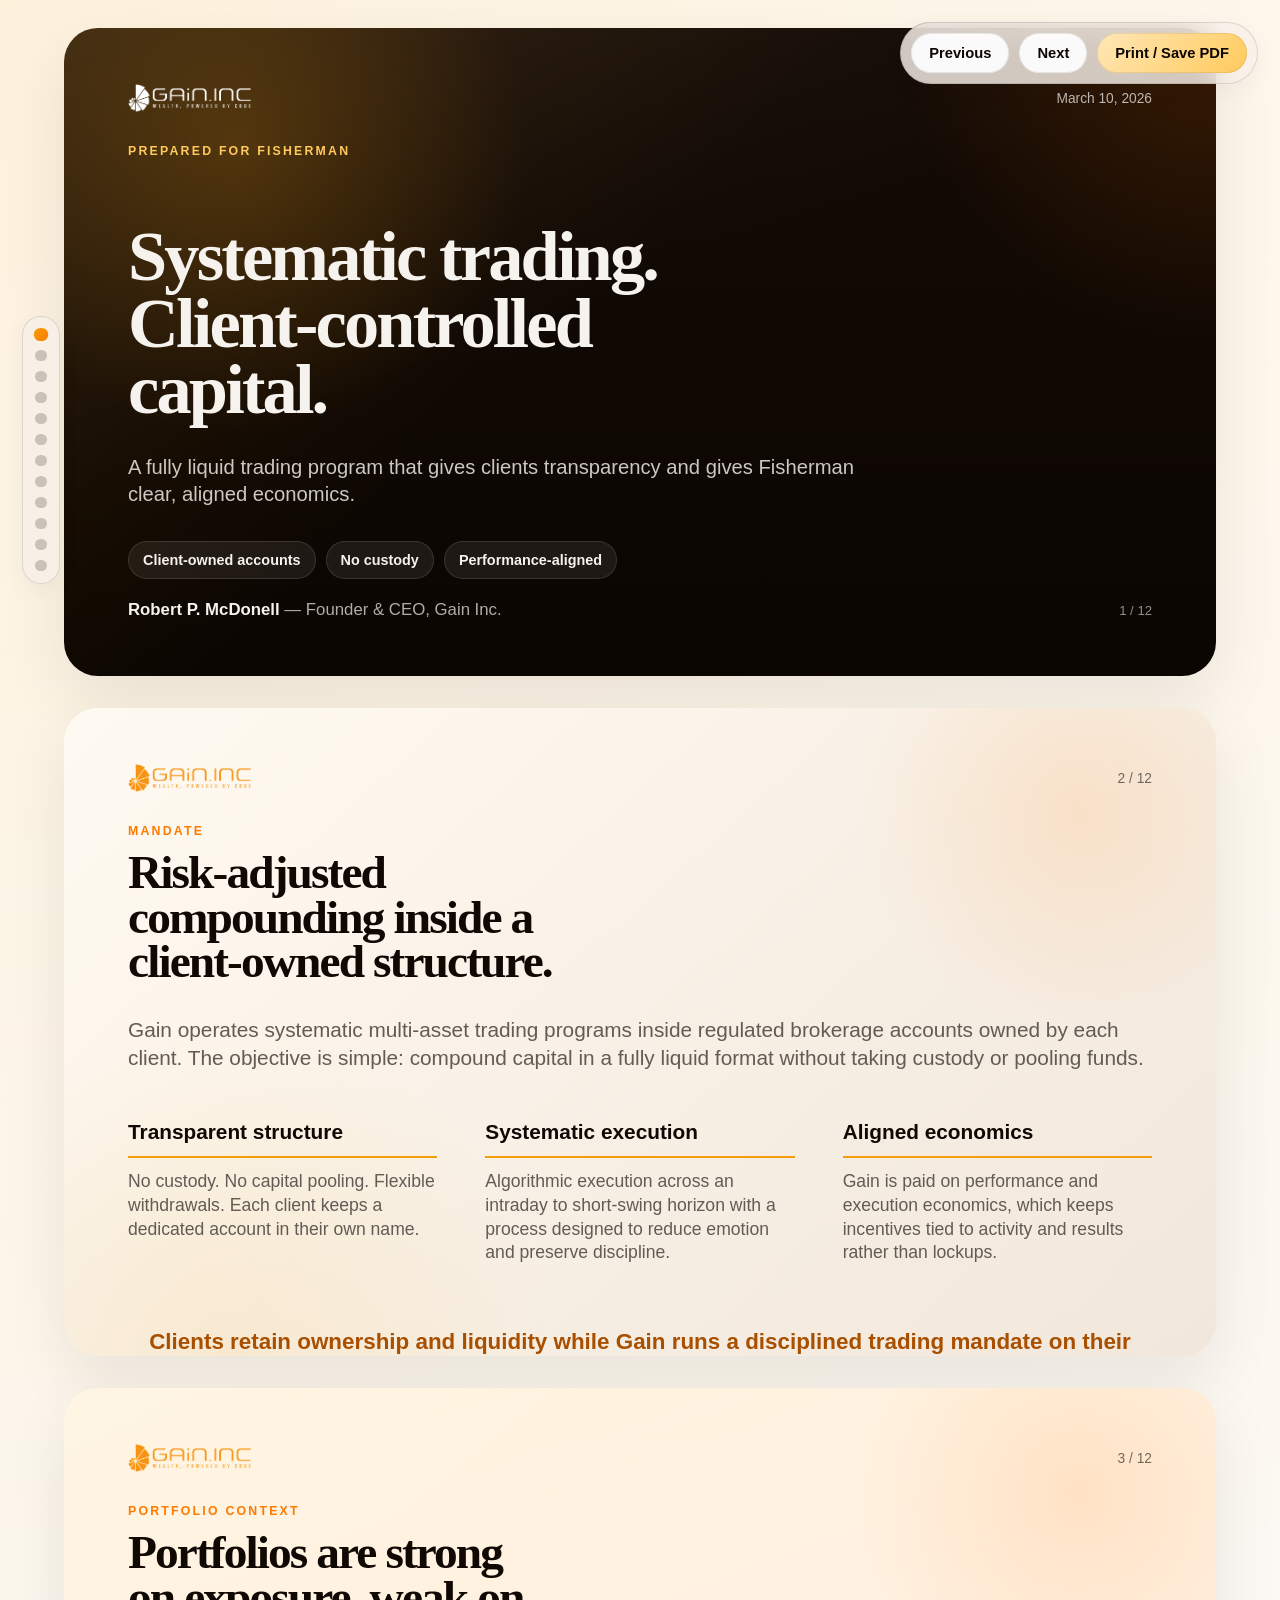
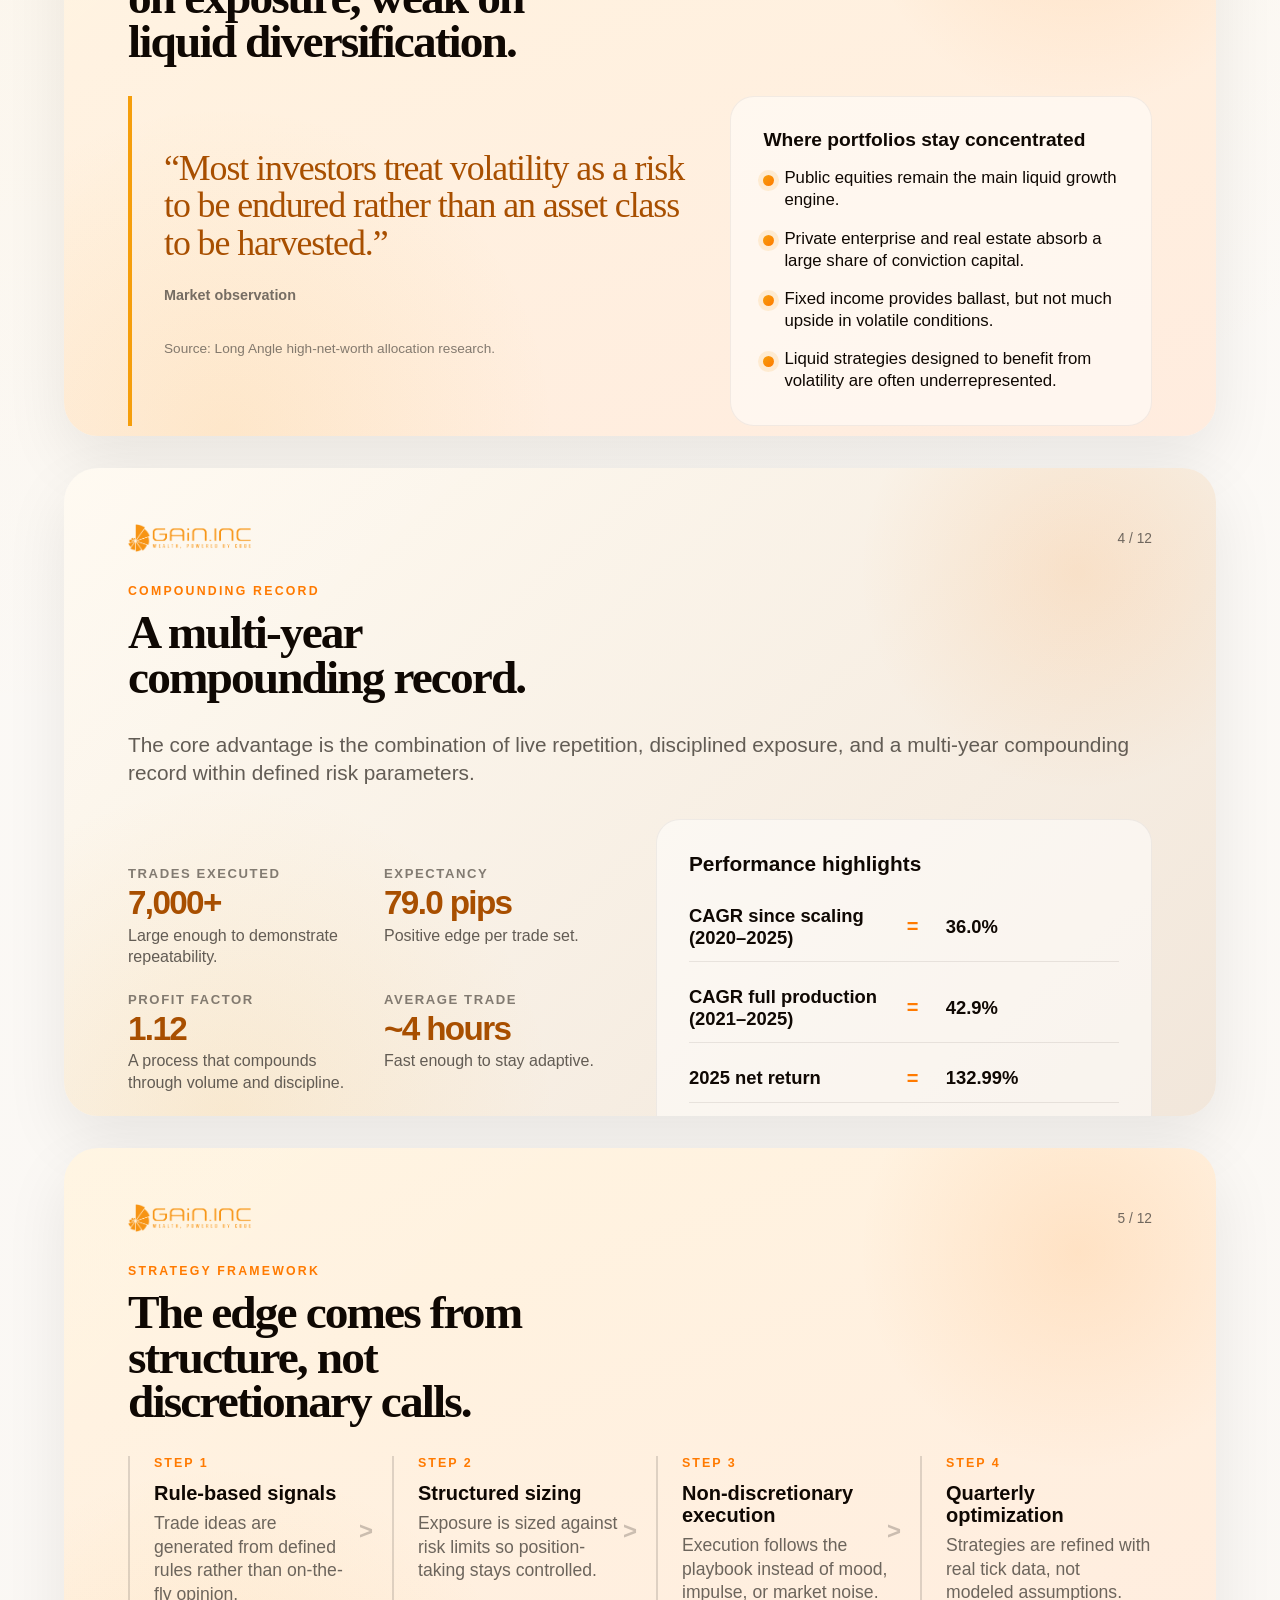
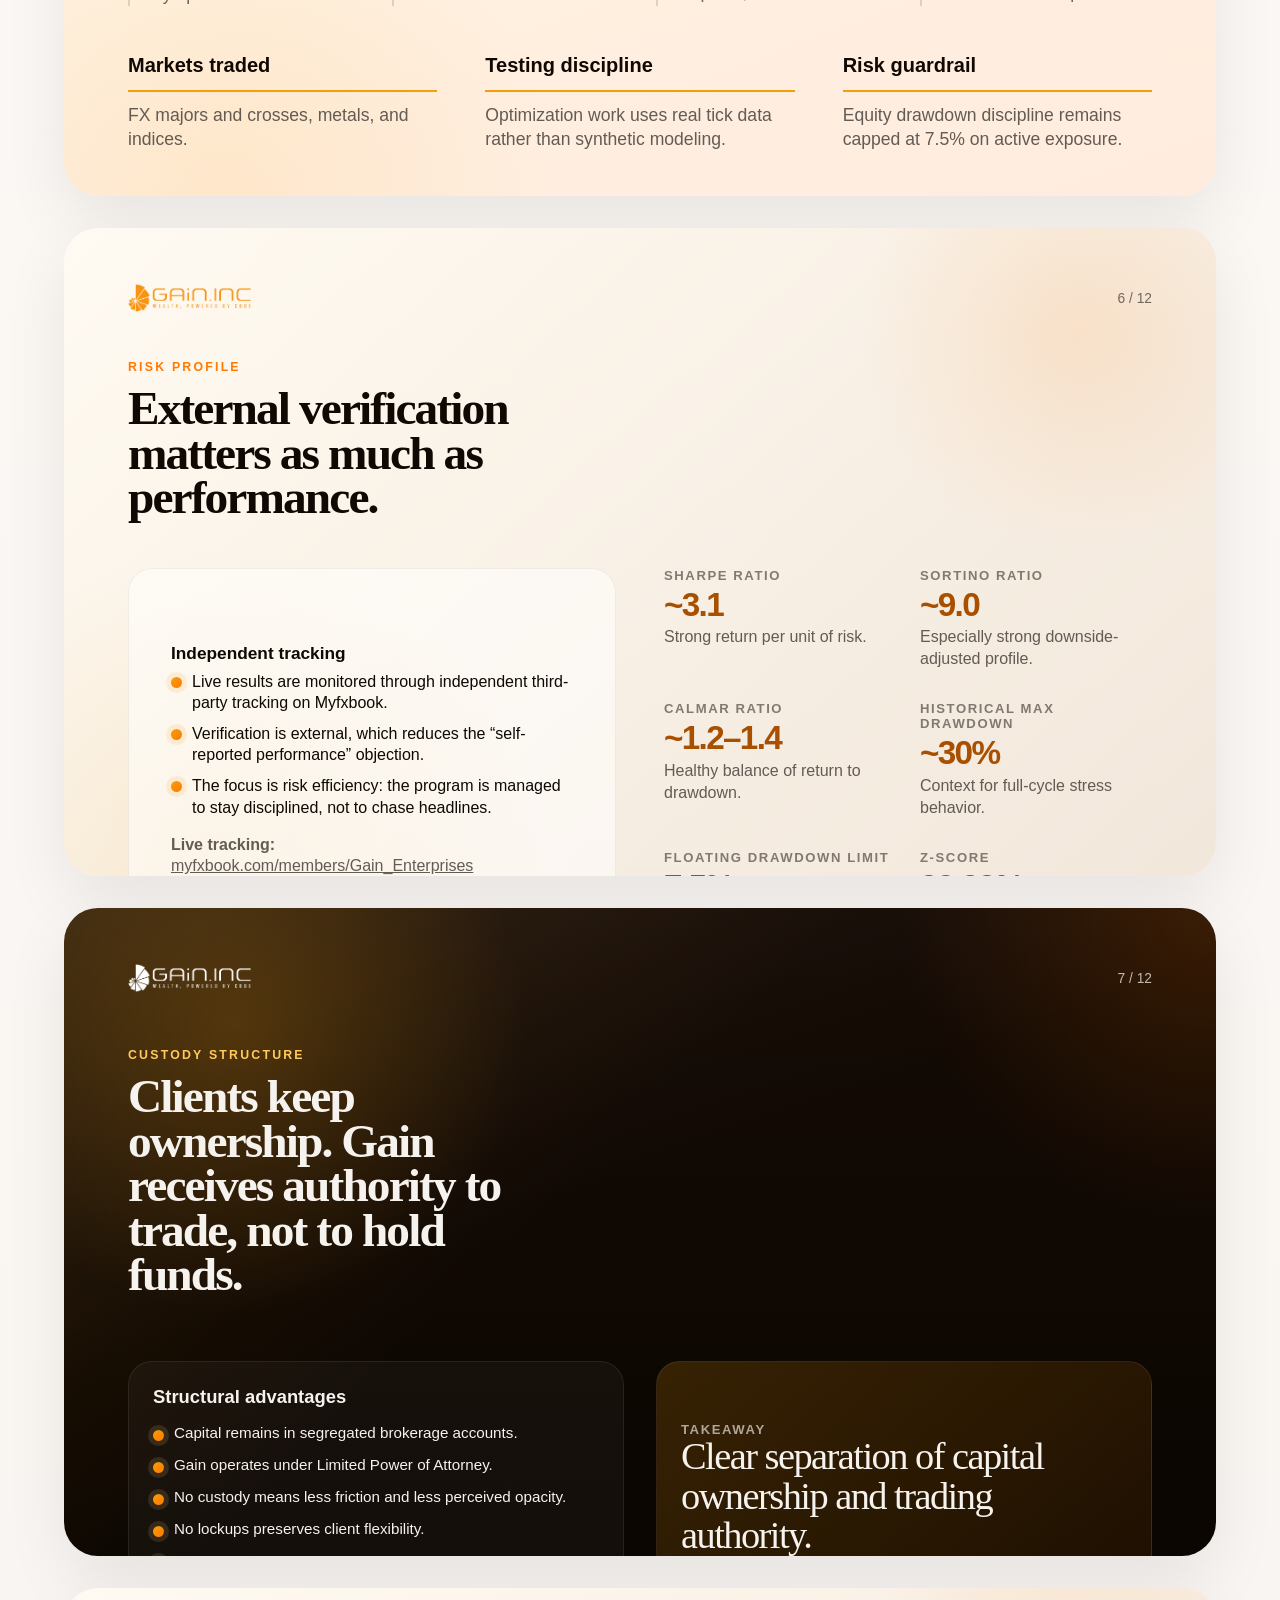
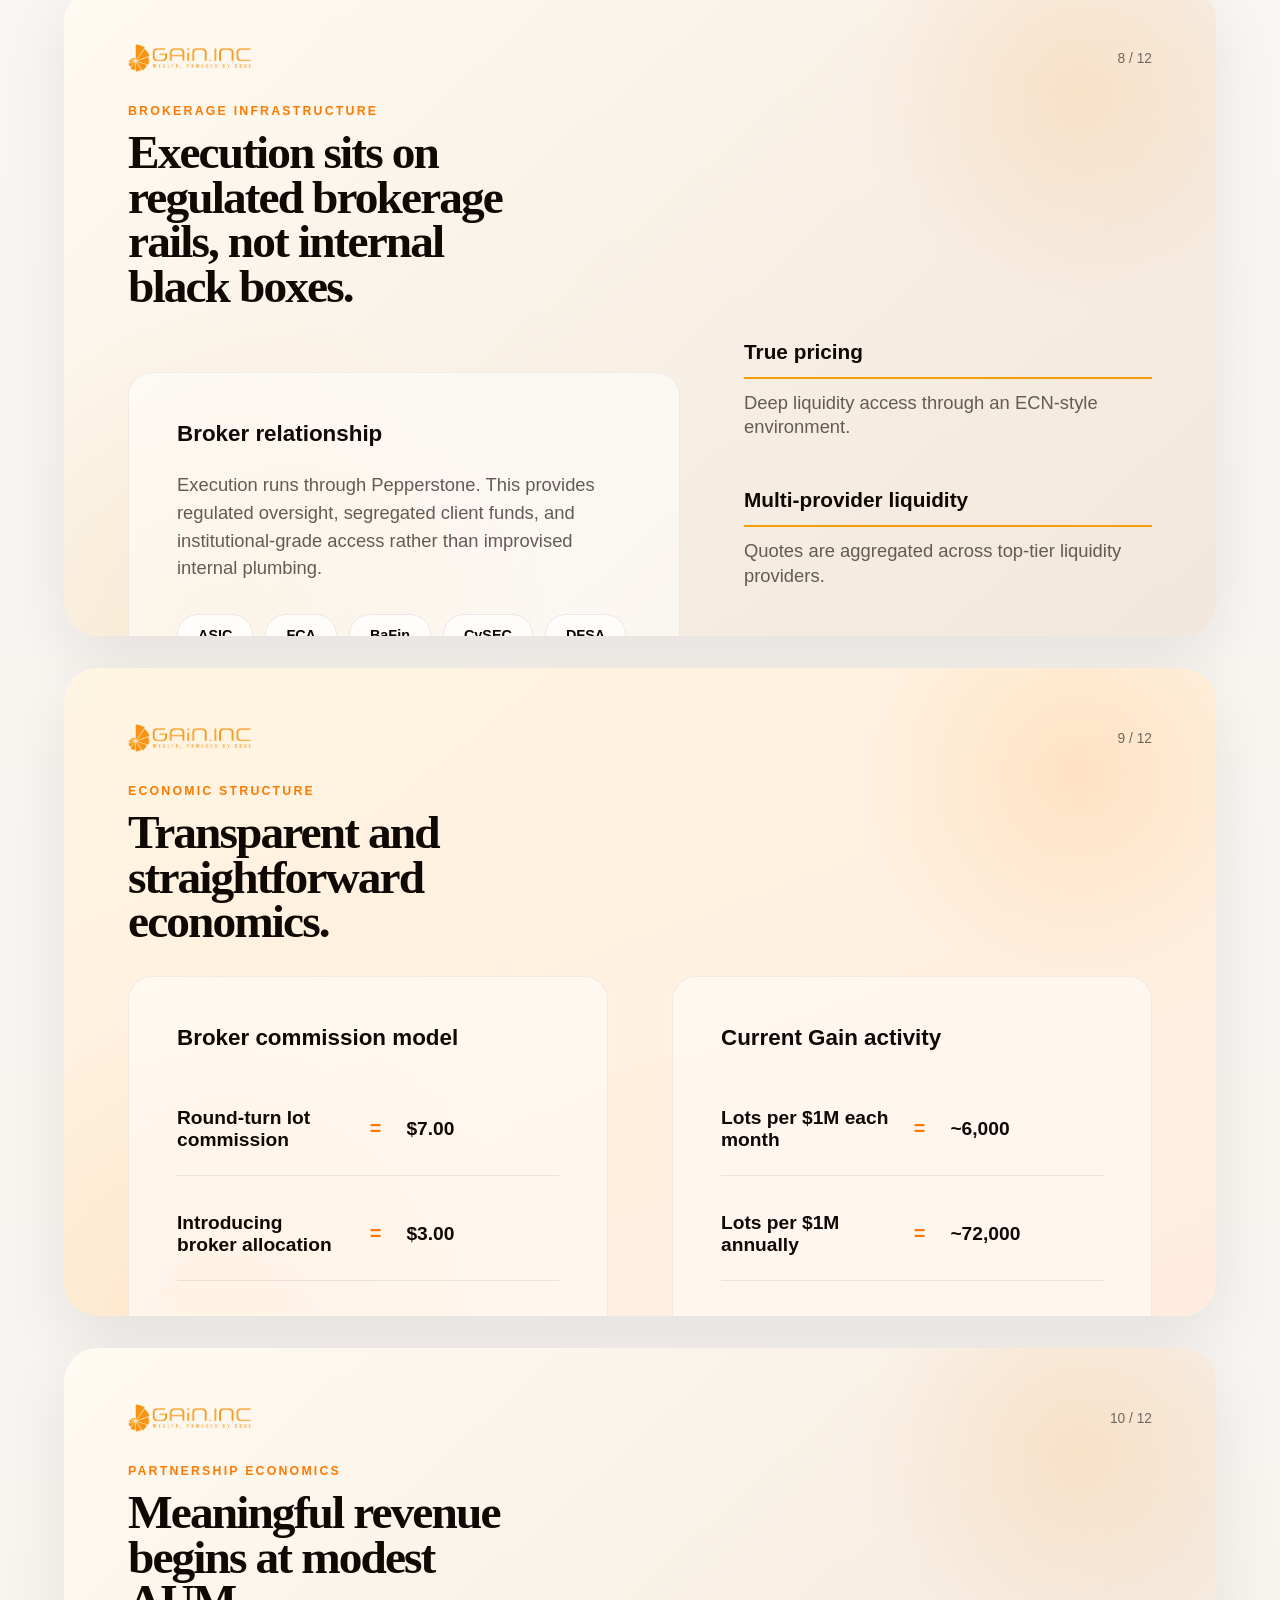
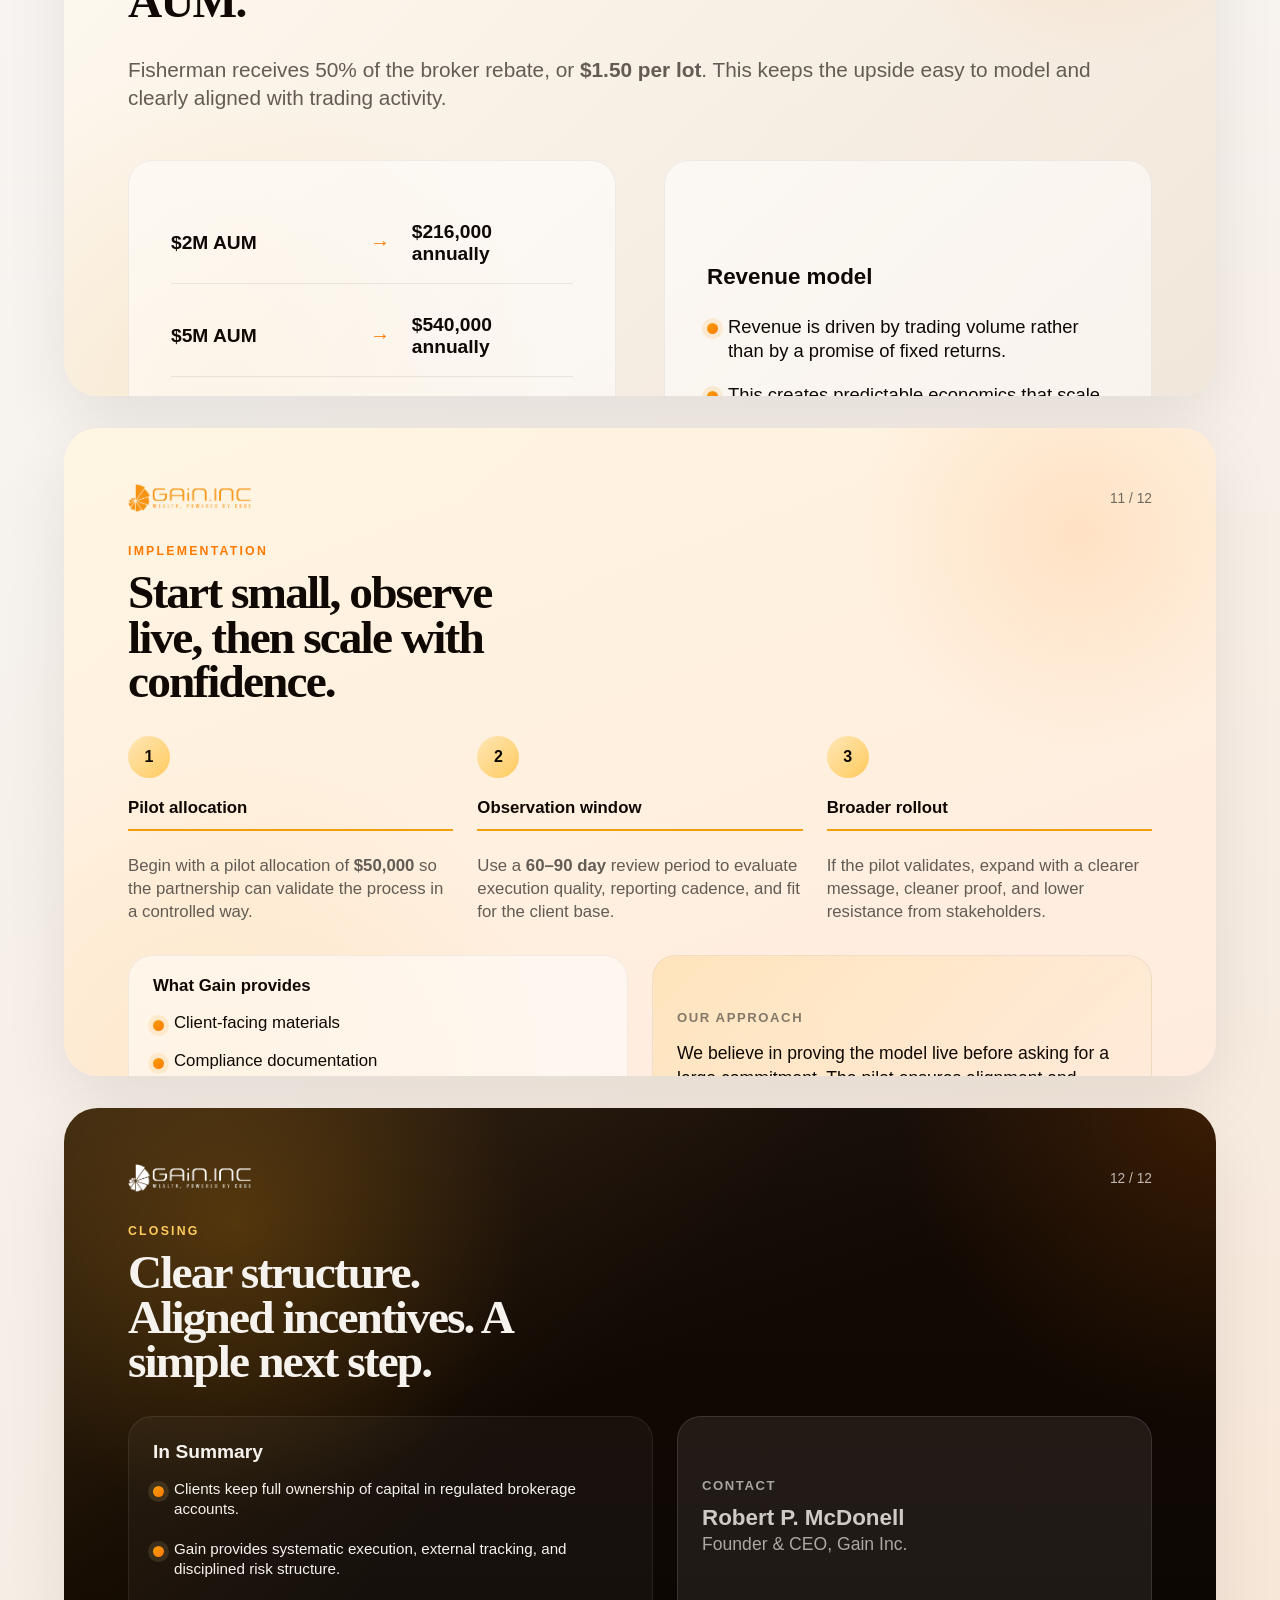
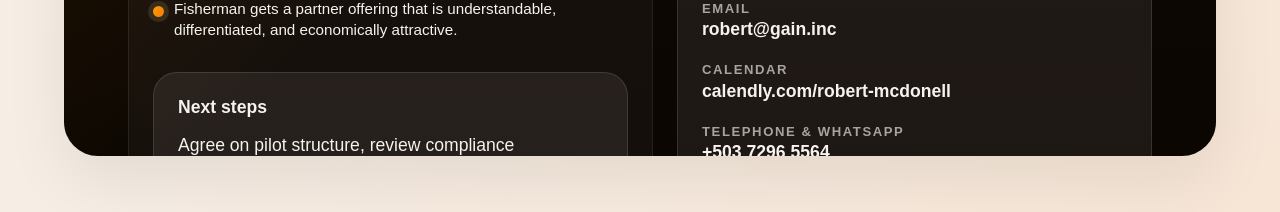
<file: deck/gain-fisherman-partner-deck.html>
<!doctype html>
<html lang="en">
  <head>
    <meta charset="UTF-8" />
    <meta name="viewport" content="width=device-width, initial-scale=1.0" />
    <title>Gain x Fisherman Partner Deck</title>
    <style>
      :root {
        --primary-500: #f59e0b;
        --primary-700: #a86405;
        --accent-500: #ff7a00;
        --accent-700: #a84f00;
        --secondary-0: #fdfbf8;
        --secondary-50: #f8f1e9;
        --secondary-100: #f1e5d8;
        --secondary-200: #e9d8c5;
        --secondary-300: #d8c3ae;
        --neutral-0: #f6f2ee;
        --neutral-200: #b8b1a9;
        --neutral-500: #5c554e;
        --neutral-700: #211b16;
        --neutral-900: #0f0803;
        --neutral-950: #0b0602;
        --shadow-strong: 0 24px 64px rgba(17, 10, 3, 0.08);
        --shadow-soft: 0 8px 24px rgba(17, 10, 3, 0.04);
        --radius-xl: 34px;
        --radius-lg: 24px;
        --radius-md: 18px;
        --font-display: Georgia, "Times New Roman", serif;
        --font-body: "Trebuchet MS", "Gill Sans", "Segoe UI", sans-serif;
      }

      * {
        box-sizing: border-box;
        -webkit-print-color-adjust: exact;
        print-color-adjust: exact;
      }

      html {
        scroll-behavior: smooth;
      }

      body {
        margin: 0;
        font-family: var(--font-body);
        background:
          radial-gradient(
            circle at top left,
            rgba(255, 183, 51, 0.14),
            transparent 28%
          ),
          radial-gradient(
            circle at bottom right,
            rgba(255, 122, 0, 0.1),
            transparent 24%
          ),
          linear-gradient(180deg, #fdfbf8 0%, #f6f2ee 100%);
        color: var(--neutral-900);
        overflow-x: hidden;
      }

      .shell {
        min-height: 100vh;
        padding: 28px 28px 56px;
      }

      .controls {
        position: fixed;
        right: 22px;
        top: 22px;
        z-index: 20;
        display: flex;
        gap: 10px;
        align-items: center;
        padding: 10px;
        background: rgba(248, 241, 233, 0.82);
        border: 1px solid rgba(92, 85, 78, 0.18);
        border-radius: 999px;
        backdrop-filter: blur(12px);
        box-shadow: var(--shadow-soft);
      }

      .control-button {
        border: 0;
        border-radius: 999px;
        padding: 12px 18px;
        font: inherit;
        font-size: 0.92rem;
        font-weight: 700;
        color: var(--neutral-950);
        background: linear-gradient(135deg, #ffe7b7 0%, #ffca5c 100%);
        cursor: pointer;
        transition:
          transform 160ms ease,
          box-shadow 160ms ease;
        box-shadow: inset 0 0 0 1px rgba(11, 6, 2, 0.08);
      }

      .control-button.secondary {
        background: rgba(255, 255, 255, 0.92);
      }

      .control-button:hover,
      .control-button:focus-visible {
        transform: translateY(-1px);
        box-shadow: var(--shadow-soft);
        outline: none;
      }

      .progress {
        position: fixed;
        left: 22px;
        top: 50%;
        z-index: 20;
        transform: translateY(-50%);
        display: flex;
        flex-direction: column;
        gap: 10px;
        padding: 12px;
        background: rgba(248, 241, 233, 0.8);
        border: 1px solid rgba(92, 85, 78, 0.18);
        border-radius: 999px;
        backdrop-filter: blur(12px);
        box-shadow: var(--shadow-soft);
      }

      .progress-dot {
        width: 11px;
        height: 11px;
        border: 0;
        border-radius: 999px;
        background: rgba(92, 85, 78, 0.3);
        cursor: pointer;
        transition:
          transform 160ms ease,
          background-color 160ms ease;
      }

      .progress-dot:hover,
      .progress-dot:focus-visible {
        transform: scale(1.18);
        outline: none;
      }

      .progress-dot.active {
        background: linear-gradient(
          135deg,
          var(--primary-500),
          var(--accent-500)
        );
        transform: scale(1.2);
      }

      .deck {
        display: flex;
        flex-direction: column;
        gap: 32px;
        align-items: center;
        margin: 0 auto;
      }

      .slide {
        position: relative;
        width: min(1500px, calc(100vw - 128px));
        aspect-ratio: 16 / 9;
        overflow: hidden;
        border-radius: var(--radius-xl);
        box-shadow: var(--shadow-strong);
        scroll-snap-align: center;
        isolation: isolate;
        display: grid;
        padding: 56px 64px;
      }

      .slide::before {
        content: "";
        position: absolute;
        inset: 0;
        pointer-events: none;
        background:
          linear-gradient(140deg, rgba(255, 255, 255, 0.08), transparent 32%),
          radial-gradient(
            circle at 88% 16%,
            rgba(255, 122, 0, 0.12),
            transparent 19%
          ),
          radial-gradient(
            circle at 14% 100%,
            rgba(245, 158, 11, 0.1),
            transparent 28%
          );
        z-index: -1;
      }

      .theme-dark {
        background:
          linear-gradient(135deg, rgba(245, 158, 11, 0.11), transparent 44%),
          linear-gradient(180deg, #140a04 0%, #0b0602 100%);
        color: var(--neutral-0);
      }

      .theme-dark::before {
        background:
          radial-gradient(
            circle at 15% 18%,
            rgba(245, 158, 11, 0.2),
            transparent 26%
          ),
          radial-gradient(
            circle at 100% 0%,
            rgba(255, 122, 0, 0.16),
            transparent 24%
          ),
          linear-gradient(160deg, rgba(255, 255, 255, 0.06), transparent 45%);
      }

      .theme-light {
        background:
          linear-gradient(
            135deg,
            rgba(255, 250, 240, 0.92),
            rgba(241, 229, 216, 0.88)
          ),
          linear-gradient(180deg, #fdfbf8 0%, #f6f2ee 100%);
        color: var(--neutral-900);
      }

      .theme-amber {
        background:
          linear-gradient(
            160deg,
            rgba(255, 244, 224, 0.96),
            rgba(255, 235, 221, 0.94)
          ),
          linear-gradient(180deg, #fff9ed 0%, #fdfbf8 100%);
        color: var(--neutral-900);
      }

      .slide-grid {
        display: flex;
        flex-direction: column;
        height: 100%;
      }

      .slide-header {
        display: flex;
        justify-content: space-between;
        align-items: center;
        gap: 24px;
      }

      .brand-lockup {
        display: inline-flex;
        align-items: center;
        gap: 14px;
      }

      .brand-lockup img {
        height: 28px;
        width: auto;
        object-fit: contain;
      }
      .slide-logo {
        height: 28px;
        width: auto;
        object-fit: contain;
      }
      .theme-light .logo-dark,
      .theme-amber .logo-dark {
        display: none;
      }
      .theme-dark .logo-light {
        display: none;
      }
      .slide-header {
        display: flex;
        justify-content: space-between;
        align-items: center;
        width: 100%;
        margin-bottom: 32px;
      }
      .slide-content-header {
        margin-bottom: 32px;
      }

      .eyebrow {
        display: block;
        margin-bottom: 12px;
        text-transform: uppercase;
        letter-spacing: 0.18em;
        font-size: 0.77rem;
        font-weight: 800;
        color: var(--accent-500);
      }

      .theme-dark .eyebrow {
        color: #ffca5c;
      }

      .date-stamp,
      .slide-index {
        font-size: 0.86rem;
        color: rgba(92, 85, 78, 0.88);
      }

      .theme-dark .date-stamp,
      .theme-dark .slide-index {
        color: rgba(246, 242, 238, 0.74);
      }

      .hero-title,
      .slide-title {
        margin: 0;
        font-family: var(--font-display);
        line-height: 0.94;
        letter-spacing: -0.04em;
      }

      .hero-title {
        max-width: 11ch;
        font-size: clamp(3.3rem, 5.5vw, 5.9rem);
      }

      .slide-title {
        max-width: 18ch;
        margin-top: 8px;
        font-size: clamp(2.1rem, 3.7vw, 4.1rem);
      }

      .hero-subtitle,
      .slide-subtitle {
        margin: 0;
        max-width: 68ch;
        line-height: 1.35;
        font-size: clamp(1rem, 1.58vw, 1.42rem);
        color: rgba(92, 85, 78, 0.96);
      }

      .theme-dark .hero-subtitle,
      .theme-dark .slide-subtitle {
        color: rgba(246, 242, 238, 0.82);
      }

      .pills,
      .tag-row {
        display: flex;
        flex-wrap: wrap;
        gap: 10px;
      }

      .pill,
      .tag {
        display: inline-flex;
        align-items: center;
        gap: 8px;
        padding: 10px 14px;
        border-radius: 999px;
        font-size: 0.9rem;
        font-weight: 700;
        border: 1px solid rgba(92, 85, 78, 0.12);
        background: rgba(255, 255, 255, 0.78);
        color: var(--neutral-950);
      }

      .theme-dark .pill,
      .theme-dark .tag {
        background: rgba(246, 242, 238, 0.08);
        border-color: rgba(246, 242, 238, 0.12);
        color: var(--neutral-0);
      }

      .accent-card,
      .panel {
        border-radius: var(--radius-lg);
        border: 1px solid rgba(92, 85, 78, 0.08);
        background: rgba(255, 255, 255, 0.5);
      }
      .point-card,
      .timeline-step {
        background: transparent;
      }
      .metric-card,
      .quote-card {
        background: transparent;
        border: none;
        box-shadow: none;
      }

      .theme-dark .accent-card,
      .theme-dark .panel {
        background: rgba(246, 242, 238, 0.04);
        border-color: rgba(246, 242, 238, 0.08);
      }
      .theme-dark .point-card,
      .theme-dark .timeline-step {
        background: transparent;
      }

      .accent-card {
        padding: 18px 20px;
        background: linear-gradient(
          135deg,
          rgba(255, 202, 92, 0.26),
          rgba(255, 235, 221, 0.72)
        );
      }

      .theme-dark .accent-card {
        background: linear-gradient(
          135deg,
          rgba(245, 158, 11, 0.18),
          rgba(255, 122, 0, 0.08)
        );
      }

      .grid-2,
      .grid-3,
      .grid-4,
      .metric-grid {
        display: grid;
        gap: 24px;
      }

      .grid-2 {
        grid-template-columns: repeat(2, minmax(0, 1fr));
      }

      .grid-3 {
        grid-template-columns: repeat(3, minmax(0, 1fr));
      }

      .grid-4 {
        grid-template-columns: repeat(4, minmax(0, 1fr));
      }
      .metric-grid {
        grid-template-columns: repeat(2, minmax(0, 1fr));
        gap: 32px 24px;
      }

      .grid-1 {
        display: grid;
        gap: 24px;
      }

      .panel {
        padding: 36px;
      }
      .point-card,
      .metric-card,
      .timeline-step {
        padding: 0;
      }
      .quote-card {
        padding: 0;
      }

      .point-card h3,
      .timeline-step h3 {
        margin: 0 0 12px;
        padding-bottom: 12px;
        border-bottom: 2px solid var(--primary-500);
        font-size: 1.08rem;
        line-height: 1.18;
      }
      .panel h3 {
        margin: 0 0 8px;
        font-size: 1.08rem;
        line-height: 1.18;
      }

      .point-card p,
      .panel p,
      .timeline-step p,
      .mini-list,
      .metric-caption {
        margin: 0;
        line-height: 1.35;
        color: rgba(92, 85, 78, 0.96);
      }

      .theme-dark .point-card p,
      .theme-dark .panel p,
      .theme-dark .timeline-step p,
      .theme-dark .mini-list,
      .theme-dark .metric-caption {
        color: rgba(246, 242, 238, 0.78);
      }

      .metric-card {
        display: grid;
        gap: 6px;
        align-content: start;
      }

      .metric-value {
        margin: 0;
        font-size: clamp(1.6rem, 2.6vw, 2.6rem);
        line-height: 0.95;
        letter-spacing: -0.05em;
        font-weight: 900;
        color: var(--accent-700);
      }

      .theme-dark .metric-value {
        color: #ffd98a;
      }

      .metric-label {
        margin: 0;
        font-size: 0.82rem;
        text-transform: uppercase;
        letter-spacing: 0.12em;
        font-weight: 800;
        color: rgba(92, 85, 78, 0.76);
      }

      .theme-dark .metric-label {
        color: rgba(246, 242, 238, 0.64);
      }

      .quote-card {
        display: grid;
        gap: 24px;
        align-content: center;
        padding: 0;
        background: transparent;
        border-left: 4px solid var(--primary-500);
        padding-left: 32px;
      }

      .quote-card blockquote {
        margin: 0;
        font-family: var(--font-display);
        font-size: clamp(2rem, 3.2vw, 3.2rem);
        line-height: 1.05;
        letter-spacing: -0.03em;
        color: var(--accent-700);
      }
      .theme-dark .quote-card blockquote {
        color: #ffd98a;
      }

      .quote-card cite {
        font-style: normal;
        font-weight: 700;
        color: rgba(92, 85, 78, 0.84);
      }

      .quote-card .source {
        font-size: 0.85rem;
        line-height: 1.3;
        color: rgba(92, 85, 78, 0.76);
      }

      .check-list,
      .simple-list {
        display: grid;
        gap: 10px;
        margin: 0;
        padding: 0;
        list-style: none;
      }

      .check-list li,
      .simple-list li {
        display: grid;
        grid-template-columns: auto 1fr;
        gap: 10px;
        align-items: start;
        line-height: 1.32;
      }

      .bullet {
        width: 11px;
        height: 11px;
        border-radius: 999px;
        margin-top: 0.35em;
        background: linear-gradient(
          135deg,
          var(--primary-500),
          var(--accent-500)
        );
        box-shadow: 0 0 0 5px rgba(245, 158, 11, 0.13);
      }

      .theme-dark .bullet {
        box-shadow: 0 0 0 5px rgba(255, 217, 138, 0.12);
      }

      .split-highlight {
        display: grid;
        grid-template-columns: minmax(0, 1.15fr) minmax(0, 0.85fr);
        gap: 32px;
        align-items: stretch;
      }

      .process-flow {
        display: grid;
        grid-template-columns: repeat(4, minmax(0, 1fr));
        gap: 16px;
        align-items: stretch;
      }

      .flow-step {
        position: relative;
        padding: 0;
        background: transparent;
        border: none;
        border-left: 2px solid rgba(92, 85, 78, 0.2);
        padding-left: 24px;
      }

      .theme-dark .flow-step {
        background: transparent;
        border-left-color: rgba(246, 242, 238, 0.2);
      }

      .flow-step::after {
        content: ">";
        position: absolute;
        right: -13px;
        top: 50%;
        transform: translateY(-50%);
        font-size: 1.5rem;
        font-weight: 900;
        color: rgba(92, 85, 78, 0.32);
      }

      .theme-dark .flow-step::after {
        color: rgba(246, 242, 238, 0.26);
      }

      .flow-step:last-child::after {
        display: none;
      }

      .flow-number {
        margin: 0 0 12px;
        font-size: 0.78rem;
        text-transform: uppercase;
        letter-spacing: 0.16em;
        font-weight: 800;
        color: var(--accent-500);
      }

      .flow-title {
        margin: 0 0 8px;
        font-size: 1.12rem;
        line-height: 1.12;
      }

      .flow-copy {
        margin: 0;
        line-height: 1.34;
        color: rgba(92, 85, 78, 0.9);
      }

      .theme-dark .flow-copy {
        color: rgba(246, 242, 238, 0.76);
      }

      .ratio-strip,
      .support-strip,
      .cta-strip {
        display: grid;
        gap: 14px;
        padding: 18px 20px;
        border-radius: var(--radius-lg);
        background: rgba(255, 255, 255, 0.72);
        border: 1px solid rgba(92, 85, 78, 0.12);
      }

      .theme-dark .ratio-strip,
      .theme-dark .support-strip,
      .theme-dark .cta-strip {
        background: rgba(246, 242, 238, 0.08);
        border-color: rgba(246, 242, 238, 0.12);
      }

      .ratio-strip strong,
      .support-strip strong,
      .cta-strip strong {
        display: block;
        font-size: 1.05rem;
        margin-bottom: 3px;
      }

      .economics-table {
        display: grid;
        gap: 12px;
      }

      .economics-row {
        display: grid;
        grid-template-columns: 1.1fr 0.22fr 1fr;
        align-items: center;
        gap: 14px;
        padding: 16px 0;
        border-bottom: 1px solid rgba(92, 85, 78, 0.12);
        font-size: 1.08rem;
        font-weight: 700;
        background: transparent;
        border-radius: 0;
      }
      .economics-row:last-child {
        border-bottom: none;
      }

      .theme-dark .economics-row {
        background: transparent;
        border-bottom-color: rgba(246, 242, 238, 0.12);
      }

      .arrow-cell {
        text-align: center;
        color: var(--accent-500);
        font-size: 1.25rem;
        font-weight: 900;
      }

      .timeline {
        display: grid;
        grid-template-columns: repeat(3, minmax(0, 1fr));
        gap: 24px;
      }

      .timeline-step {
        display: grid;
        gap: 12px;
        align-content: start;
      }

      .timeline-badge {
        display: inline-flex;
        align-items: center;
        justify-content: center;
        width: 42px;
        height: 42px;
        border-radius: 999px;
        font-weight: 900;
        color: var(--neutral-950);
        background: linear-gradient(135deg, #ffe7b7, #ffca5c);
      }

      .theme-dark .timeline-badge {
        background: linear-gradient(135deg, #ffd98a, #ffb633);
      }

      .closing-grid {
        display: grid;
        grid-template-columns: minmax(0, 1.05fr) minmax(0, 0.95fr);
        gap: 32px;
        align-items: stretch;
      }

      .contact-card {
        display: grid;
        gap: 12px;
        padding: 24px;
        border-radius: var(--radius-lg);
        background: rgba(246, 242, 238, 0.08);
        border: 1px solid rgba(246, 242, 238, 0.12);
      }

      .contact-card p {
        margin: 0;
        line-height: 1.35;
        color: rgba(246, 242, 238, 0.82);
      }

      .contact-value {
        font-size: 1.18rem;
        font-weight: 700;
        color: var(--neutral-0);
      }

      .footer-note {
        display: flex;
        justify-content: space-between;
        align-items: center;
        gap: 24px;
        margin-top: auto;
        font-size: 0.82rem;
        color: rgba(92, 85, 78, 0.74);
      }

      .theme-dark .footer-note {
        color: rgba(246, 242, 238, 0.58);
      }

      .hero-layout {
        display: grid;
        grid-template-columns: minmax(0, 1.1fr) minmax(320px, 0.9fr);
        gap: 28px;
        align-items: end;
        height: 100%;
      }

      .hero-panel {
        display: grid;
        gap: 24px;
        align-content: end;
      }

      .hero-side {
        display: grid;
        gap: 24px;
        align-content: stretch;
      }

      .hero-side .panel {
        min-height: 0;
      }

      .hero-side .panel strong {
        display: block;
        margin-bottom: 8px;
        font-size: 0.92rem;
        text-transform: uppercase;
        letter-spacing: 0.12em;
        color: var(--accent-500);
      }

      .theme-dark .hero-side .panel strong {
        color: #ffd98a;
      }

      .hero-side .panel p {
        font-size: 1.12rem;
      }

      .large-number {
        font-size: clamp(2.5rem, 4vw, 4.4rem);
        line-height: 0.9;
        letter-spacing: -0.06em;
        font-weight: 900;
        color: var(--accent-500);
        margin: 0;
      }

      .theme-dark .large-number {
        color: #ffd98a;
      }

      .muted {
        color: rgba(92, 85, 78, 0.76);
      }

      .theme-dark .muted {
        color: rgba(246, 242, 238, 0.66);
      }

      .wide {
        max-width: none;
      }

      a {
        color: inherit;
        text-decoration: none;
      }

      @media (max-width: 1200px) {
        .shell {
          padding: 80px 18px 36px;
        }

        .slide {
          width: calc(100vw - 36px);
          aspect-ratio: auto;
          padding: 30px 24px;
        }

        .slide-header,
        .brand-lockup {
          align-items: flex-start;
        }

        .slide-header {
          flex-direction: column;
        }

        .grid-4,
        .metric-grid,
        .process-flow,
        .timeline,
        .grid-3,
        .hero-layout,
        .split-highlight,
        .closing-grid {
          grid-template-columns: 1fr;
        }

        .grid-2 {
          grid-template-columns: 1fr;
        }

        .controls,
        .progress {
          transform: none;
        }

        .progress {
          top: auto;
          bottom: 18px;
          left: 18px;
          right: 18px;
          flex-direction: row;
          justify-content: center;
        }

        .controls {
          right: 18px;
          left: 18px;
          justify-content: space-between;
        }

        .flow-step::after {
          display: none;
        }
      }

      @media print {
        @page {
          size: 16in 9in;
          margin: 0;
        }

        html,
        body {
          width: 16in;
          margin: 0;
          padding: 0;
          background: white;
          overflow: visible;
        }

        .shell {
          min-height: 0;
          padding: 0;
        }

        .deck {
          gap: 0;
        }

        .slide {
          width: 16in;
          height: 9in;
          min-height: 0;
          aspect-ratio: auto;
          border-radius: 0;
          margin: 0;
          padding: 0.42in 0.48in;
          box-shadow: none;
          break-after: page;
          page-break-after: always;
        }

        .slide:last-child {
          break-after: auto;
          page-break-after: auto;
        }

        .controls,
        .progress,
        .no-print {
          display: none !important;
        }

        * {
          box-shadow: none !important;
          text-shadow: none !important;
          backdrop-filter: none !important;
          -webkit-backdrop-filter: none !important;
        }

        .slide::before,
        .flow-step::after {
          display: none !important;
        }

        .slide-title {
          font-size: 2.65rem;
        }

        .hero-title {
          font-size: 4rem;
        }

        .hero-subtitle,
        .slide-subtitle {
          font-size: 1.1rem;
        }

        .metric-value {
          font-size: 2rem;
        }

        .pdf-dense {
          transform: scale(0.97);
          transform-origin: top left;
          width: calc(100% / 0.97);
        }

        /* Prevent grid collapsing in print */
        .grid-2 {
          grid-template-columns: repeat(2, minmax(0, 1fr)) !important;
        }
        .grid-3 {
          grid-template-columns: repeat(3, minmax(0, 1fr)) !important;
        }
        .grid-4,
        .process-flow {
          grid-template-columns: repeat(4, minmax(0, 1fr)) !important;
        }
        .metric-grid {
          grid-template-columns: repeat(2, minmax(0, 1fr)) !important;
        }
        .hero-layout {
          grid-template-columns: minmax(0, 1.1fr) minmax(320px, 0.9fr) !important;
        }
        .split-highlight {
          grid-template-columns: minmax(0, 1.15fr) minmax(0, 0.85fr) !important;
        }
        .closing-grid {
          grid-template-columns: minmax(0, 1.05fr) minmax(0, 0.95fr) !important;
        }
        .timeline {
          grid-template-columns: repeat(3, minmax(0, 1fr)) !important;
        }

        /* Simplify glassmorphism to solid colors for PDF performance */
        .accent-card,
        .panel,
        .ratio-strip,
        .support-strip,
        .cta-strip,
        .contact-card {
          background: white !important;
          border: 1px solid rgba(92, 85, 78, 0.2) !important;
        }

        .theme-dark .accent-card,
        .theme-dark .panel,
        .theme-dark .ratio-strip,
        .theme-dark .support-strip,
        .theme-dark .cta-strip,
        .theme-dark .contact-card {
          background: #140a04 !important;
          border: 1px solid rgba(246, 242, 238, 0.2) !important;
        }

        .timeline-badge {
          background: #ffe7b7 !important;
        }
        .theme-dark .timeline-badge {
          background: #ffd98a !important;
        }
        .bullet {
          background: var(--primary-500) !important;
        }
      }

      .pdf-export-mode {
        background: white !important;
      }

      .pdf-export-mode .slide::before,
      .pdf-export-mode .controls,
      .pdf-export-mode .progress {
        display: none !important;
      }

      .pdf-export-mode .theme-dark {
        background: #0b0602 !important;
      }

      .pdf-export-mode .theme-light {
        background: #fdfbf8 !important;
      }

      .pdf-export-mode .theme-amber {
        background: #fff9ed !important;
      }
    </style>
  </head>
  <body>
    <div class="controls no-print">
      <button class="control-button secondary" type="button" id="prev-slide">
        Previous
      </button>
      <button class="control-button secondary" type="button" id="next-slide">
        Next
      </button>
      <button class="control-button" type="button" id="print-deck">
        Print / Save PDF
      </button>
    </div>

    <div
      class="progress no-print"
      id="progress-nav"
      aria-label="Slide progress"
    ></div>

    <div class="shell">
      <main class="deck" id="deck">
        <section class="slide theme-dark" id="slide-1" data-title="Cover">
          <div class="slide-grid" style="display: flex; flex-direction: column">
            <div class="slide-header">
              <img
                src="../logo/main_logo.png"
                alt="Gain"
                class="slide-logo logo-light"
              />
              <img
                src="../logo/white_logo.png"
                alt="Gain"
                class="slide-logo logo-dark"
              />
              <span class="date-stamp">March 10, 2026</span>
            </div>
            <div class="slide-content-header">
              <div class="eyebrow">Prepared for Fisherman</div>
            </div>

            <div
              style="
                display: flex;
                flex-direction: column;
                justify-content: center;
                flex-grow: 1;
                gap: 32px;
              "
            >
              <h1 class="hero-title" style="max-width: 16ch">
                Systematic trading. Client-controlled capital.
              </h1>
              <p class="hero-subtitle">
                A fully liquid trading program that gives clients transparency
                and gives Fisherman clear, aligned economics.
              </p>
              <div class="pills">
                <span class="pill">Client-owned accounts</span>
                <span class="pill">No custody</span>
                <span class="pill">Performance-aligned</span>
              </div>
            </div>

            <div class="footer-note" style="margin-top: auto">
              <div style="font-size: 1.05rem; color: var(--neutral-0)">
                <strong>Robert P. McDonell</strong>
                <span style="opacity: 0.7; font-weight: normal"
                  >&mdash; Founder &amp; CEO, Gain Inc.</span
                >
              </div>
              <span>1 / 12</span>
            </div>
          </div>
        </section>

        <section class="slide theme-light" id="slide-2" data-title="Mandate">
          <div class="slide-grid">
            <div class="slide-header">
              <img
                src="../logo/main_logo.png"
                alt="Gain"
                class="slide-logo logo-light"
              />
              <img
                src="../logo/white_logo.png"
                alt="Gain"
                class="slide-logo logo-dark"
              />
              <span class="slide-index">2 / 12</span>
            </div>
            <div class="slide-content-header">
              <div class="eyebrow">Mandate</div>
              <h2 class="slide-title">
                Risk-adjusted compounding inside a client-owned structure.
              </h2>
            </div>

            <div
              style="
                flex-grow: 1;
                display: flex;
                flex-direction: column;
                justify-content: center;
                gap: 48px;
              "
            >
              <p class="slide-subtitle wide" style="font-size: 1.3rem">
                Gain operates systematic multi-asset trading programs inside
                regulated brokerage accounts owned by each client. The objective
                is simple: compound capital in a fully liquid format without
                taking custody or pooling funds.
              </p>

              <div class="grid-3" style="gap: 48px">
                <article class="point-card">
                  <h3 style="font-size: 1.3rem">Transparent structure</h3>
                  <p style="font-size: 1.1rem">
                    No custody. No capital pooling. Flexible withdrawals. Each
                    client keeps a dedicated account in their own name.
                  </p>
                </article>
                <article class="point-card">
                  <h3 style="font-size: 1.3rem">Systematic execution</h3>
                  <p style="font-size: 1.1rem">
                    Algorithmic execution across an intraday to short-swing
                    horizon with a process designed to reduce emotion and
                    preserve discipline.
                  </p>
                </article>
                <article class="point-card">
                  <h3 style="font-size: 1.3rem">Aligned economics</h3>
                  <p style="font-size: 1.1rem">
                    Gain is paid on performance and execution economics, which
                    keeps incentives tied to activity and results rather than
                    lockups.
                  </p>
                </article>
              </div>

              <div
                style="
                  font-size: 1.4rem;
                  font-weight: 700;
                  color: var(--accent-700);
                  text-align: center;
                  margin-top: 16px;
                "
              >
                Clients retain ownership and liquidity while Gain runs a
                disciplined trading mandate on their behalf.
              </div>
            </div>
          </div>
        </section>

        <section
          class="slide theme-amber"
          id="slide-3"
          data-title="Portfolio Context"
        >
          <div class="slide-grid">
            <div class="slide-header">
              <img
                src="../logo/main_logo.png"
                alt="Gain"
                class="slide-logo logo-light"
              />
              <img
                src="../logo/white_logo.png"
                alt="Gain"
                class="slide-logo logo-dark"
              />
              <span class="slide-index">3 / 12</span>
            </div>
            <div class="slide-content-header">
              <div class="eyebrow">Portfolio Context</div>
              <h2 class="slide-title">
                Portfolios are strong on exposure, weak on liquid
                diversification.
              </h2>
            </div>

            <div
              style="
                flex-grow: 1;
                display: flex;
                flex-direction: column;
                justify-content: center;
                gap: 32px;
              "
            >
              <div class="split-highlight">
                <article class="quote-card" style="font-size: 0.9em">
                  <blockquote style="font-size: clamp(1.8rem, 2.8vw, 2.8rem)">
                    “Most investors treat volatility as a risk to be endured
                    rather than an asset class to be harvested.”
                  </blockquote>
                  <cite>Market observation</cite>
                  <p class="source">
                    Source: Long Angle high-net-worth allocation research.
                  </p>
                </article>

                <article
                  class="panel"
                  style="
                    padding: 32px;
                    display: flex;
                    flex-direction: column;
                    justify-content: center;
                  "
                >
                  <h3 style="font-size: 1.2rem; margin-bottom: 16px">
                    Where portfolios stay concentrated
                  </h3>
                  <ul class="check-list" style="gap: 16px; font-size: 1.05rem">
                    <li>
                      <span class="bullet" style="margin-top: 0.45em"></span
                      ><span
                        >Public equities remain the main liquid growth
                        engine.</span
                      >
                    </li>
                    <li>
                      <span class="bullet" style="margin-top: 0.45em"></span
                      ><span
                        >Private enterprise and real estate absorb a large share
                        of conviction capital.</span
                      >
                    </li>
                    <li>
                      <span class="bullet" style="margin-top: 0.45em"></span
                      ><span
                        >Fixed income provides ballast, but not much upside in
                        volatile conditions.</span
                      >
                    </li>
                    <li>
                      <span class="bullet" style="margin-top: 0.45em"></span
                      ><span
                        >Liquid strategies designed to benefit from volatility
                        are often underrepresented.</span
                      >
                    </li>
                  </ul>
                </article>
              </div>

              <div
                class="accent-card"
                style="
                  font-size: 1.15rem;
                  text-align: center;
                  padding: 16px 24px;
                "
              >
                <p style="margin: 0">
                  Gain acts as a complementary sleeve: not a replacement for
                  core holdings, but a liquid strategy that broadens how the
                  portfolio earns.
                </p>
              </div>
            </div>
          </div>
        </section>

        <section
          class="slide theme-light"
          id="slide-4"
          data-title="Compounding Record"
        >
          <div class="slide-grid pdf-dense">
            <div class="slide-header">
              <img
                src="../logo/main_logo.png"
                alt="Gain"
                class="slide-logo logo-light"
              />
              <img
                src="../logo/white_logo.png"
                alt="Gain"
                class="slide-logo logo-dark"
              />
              <span class="slide-index">4 / 12</span>
            </div>
            <div class="slide-content-header">
              <div class="eyebrow">Compounding Record</div>
              <h2 class="slide-title">A multi-year compounding record.</h2>
            </div>

            <div
              style="
                flex-grow: 1;
                display: flex;
                flex-direction: column;
                justify-content: center;
                gap: 32px;
              "
            >
              <p
                class="slide-subtitle wide"
                style="font-size: 1.3rem; margin-bottom: 0; margin-top: 0"
              >
                The core advantage is the combination of live repetition,
                disciplined exposure, and a multi-year compounding record within
                defined risk parameters.
              </p>

              <div class="grid-2" style="gap: 32px; align-items: center">
                <div class="metric-grid" style="gap: 24px 16px">
                  <article class="metric-card">
                    <p class="metric-label">Trades Executed</p>
                    <p class="metric-value">7,000+</p>
                    <p class="metric-caption">
                      Large enough to demonstrate repeatability.
                    </p>
                  </article>
                  <article class="metric-card">
                    <p class="metric-label">Expectancy</p>
                    <p class="metric-value">79.0 pips</p>
                    <p class="metric-caption">Positive edge per trade set.</p>
                  </article>
                  <article class="metric-card">
                    <p class="metric-label">Profit Factor</p>
                    <p class="metric-value">1.12</p>
                    <p class="metric-caption">
                      A process that compounds through volume and discipline.
                    </p>
                  </article>
                  <article class="metric-card">
                    <p class="metric-label">Average Trade</p>
                    <p class="metric-value">~4 hours</p>
                    <p class="metric-caption">Fast enough to stay adaptive.</p>
                  </article>
                  <article class="metric-card">
                    <p class="metric-label">Exposure Cap</p>
                    <p class="metric-value">7.5%</p>
                    <p class="metric-caption">
                      Active trade exposure kept defined.
                    </p>
                  </article>
                  <article class="metric-card">
                    <p class="metric-label">Operating Principle</p>
                    <p class="metric-value">Rules first</p>
                    <p class="metric-caption">
                      All process-driven, not personality-driven.
                    </p>
                  </article>
                </div>

                <div
                  class="panel"
                  style="
                    padding: 32px;
                    display: flex;
                    flex-direction: column;
                    justify-content: center;
                  "
                >
                  <h3 style="font-size: 1.3rem; margin-bottom: 16px">
                    Performance highlights
                  </h3>
                  <div class="economics-table">
                    <div
                      class="economics-row"
                      style="font-size: 1.15rem; padding: 12px 0"
                    >
                      <span>CAGR since scaling (2020–2025)</span>
                      <span class="arrow-cell">=</span>
                      <span>36.0%</span>
                    </div>
                    <div
                      class="economics-row"
                      style="font-size: 1.15rem; padding: 12px 0"
                    >
                      <span>CAGR full production (2021–2025)</span>
                      <span class="arrow-cell">=</span>
                      <span>42.9%</span>
                    </div>
                    <div
                      class="economics-row"
                      style="font-size: 1.15rem; padding: 12px 0"
                    >
                      <span>2025 net return</span>
                      <span class="arrow-cell">=</span>
                      <span>132.99%</span>
                    </div>
                    <div
                      class="economics-row"
                      style="font-size: 1.15rem; padding: 12px 0"
                    >
                      <span>2026 year to date</span>
                      <span class="arrow-cell">=</span>
                      <span>20%+</span>
                    </div>
                  </div>
                  <p
                    class="mini-list"
                    style="margin-top: 24px; font-size: 1.1rem"
                  >
                    The program is repeatable because the process is structured.
                  </p>
                </div>
              </div>
            </div>
          </div>
        </section>

        <section
          class="slide theme-amber"
          id="slide-5"
          data-title="Strategy Framework"
        >
          <div class="slide-grid pdf-dense">
            <div class="slide-header">
              <img
                src="../logo/main_logo.png"
                alt="Gain"
                class="slide-logo logo-light"
              />
              <img
                src="../logo/white_logo.png"
                alt="Gain"
                class="slide-logo logo-dark"
              />
              <span class="slide-index">5 / 12</span>
            </div>
            <div class="slide-content-header">
              <div class="eyebrow">Strategy Framework</div>
              <h2 class="slide-title">
                The edge comes from structure, not discretionary calls.
              </h2>
            </div>

            <div
              style="
                flex-grow: 1;
                display: flex;
                flex-direction: column;
                justify-content: center;
                gap: 48px;
              "
            >
              <div class="process-flow" style="gap: 32px">
                <article class="flow-step">
                  <p class="flow-number">Step 1</p>
                  <h3 class="flow-title" style="font-size: 1.25rem">
                    Rule-based signals
                  </h3>
                  <p class="flow-copy" style="font-size: 1.1rem">
                    Trade ideas are generated from defined rules rather than
                    on-the-fly opinion.
                  </p>
                </article>
                <article class="flow-step">
                  <p class="flow-number">Step 2</p>
                  <h3 class="flow-title" style="font-size: 1.25rem">
                    Structured sizing
                  </h3>
                  <p class="flow-copy" style="font-size: 1.1rem">
                    Exposure is sized against risk limits so position-taking
                    stays controlled.
                  </p>
                </article>
                <article class="flow-step">
                  <p class="flow-number">Step 3</p>
                  <h3 class="flow-title" style="font-size: 1.25rem">
                    Non-discretionary execution
                  </h3>
                  <p class="flow-copy" style="font-size: 1.1rem">
                    Execution follows the playbook instead of mood, impulse, or
                    market noise.
                  </p>
                </article>
                <article class="flow-step">
                  <p class="flow-number">Step 4</p>
                  <h3 class="flow-title" style="font-size: 1.25rem">
                    Quarterly optimization
                  </h3>
                  <p class="flow-copy" style="font-size: 1.1rem">
                    Strategies are refined with real tick data, not modeled
                    assumptions.
                  </p>
                </article>
              </div>

              <div class="grid-3" style="gap: 48px">
                <article class="point-card">
                  <h3 style="font-size: 1.25rem">Markets traded</h3>
                  <p style="font-size: 1.1rem">
                    FX majors and crosses, metals, and indices.
                  </p>
                </article>
                <article class="point-card">
                  <h3 style="font-size: 1.25rem">Testing discipline</h3>
                  <p style="font-size: 1.1rem">
                    Optimization work uses real tick data rather than synthetic
                    modeling.
                  </p>
                </article>
                <article class="point-card">
                  <h3 style="font-size: 1.25rem">Risk guardrail</h3>
                  <p style="font-size: 1.1rem">
                    Equity drawdown discipline remains capped at 7.5% on active
                    exposure.
                  </p>
                </article>
              </div>

              <div
                style="
                  font-size: 1.5rem;
                  font-weight: 700;
                  color: var(--accent-700);
                  text-align: center;
                  margin-top: 16px;
                "
              >
                Concentration creates fragility. Structure creates resilience.
              </div>
            </div>
          </div>
        </section>

        <section
          class="slide theme-light"
          id="slide-6"
          data-title="Risk Profile"
        >
          <div class="slide-grid pdf-dense">
            <div class="slide-header">
              <img
                src="../logo/main_logo.png"
                alt="Gain"
                class="slide-logo logo-light"
              />
              <img
                src="../logo/white_logo.png"
                alt="Gain"
                class="slide-logo logo-dark"
              />
              <span class="slide-index">6 / 12</span>
            </div>
            <div
              class="slide-content-header"
              style="margin-bottom: 48px; margin-top: 16px"
            >
              <div class="eyebrow">Risk Profile</div>
              <h2 class="slide-title">
                External verification matters as much as performance.
              </h2>
            </div>

            <div
              class="grid-2"
              style="flex-grow: 1; align-items: stretch; gap: 48px"
            >
              <article
                class="panel"
                style="
                  display: flex;
                  flex-direction: column;
                  justify-content: center;
                  padding: 42px;
                "
              >
                <h3>Independent tracking</h3>
                <ul class="check-list">
                  <li>
                    <span class="bullet"></span
                    ><span
                      >Live results are monitored through independent
                      third-party tracking on Myfxbook.</span
                    >
                  </li>
                  <li>
                    <span class="bullet"></span
                    ><span
                      >Verification is external, which reduces the
                      “self-reported performance” objection.</span
                    >
                  </li>
                  <li>
                    <span class="bullet"></span
                    ><span
                      >The focus is risk efficiency: the program is managed to
                      stay disciplined, not to chase headlines.</span
                    >
                  </li>
                </ul>
                <p class="mini-list" style="margin-top: 16px">
                  <strong>Live tracking:</strong>
                  <a
                    href="https://www.myfxbook.com/members/Gain_Enterprises/usd-account-by-gain-enterprises/11818420"
                    target="_blank"
                    style="text-decoration: underline"
                    >myfxbook.com/members/Gain_Enterprises</a
                  >
                </p>
              </article>

              <div class="metric-grid">
                <article class="metric-card">
                  <p class="metric-label">Sharpe Ratio</p>
                  <p class="metric-value">~3.1</p>
                  <p class="metric-caption">Strong return per unit of risk.</p>
                </article>
                <article class="metric-card">
                  <p class="metric-label">Sortino Ratio</p>
                  <p class="metric-value">~9.0</p>
                  <p class="metric-caption">
                    Especially strong downside-adjusted profile.
                  </p>
                </article>
                <article class="metric-card">
                  <p class="metric-label">Calmar Ratio</p>
                  <p class="metric-value">~1.2–1.4</p>
                  <p class="metric-caption">
                    Healthy balance of return to drawdown.
                  </p>
                </article>
                <article class="metric-card">
                  <p class="metric-label">Historical Max Drawdown</p>
                  <p class="metric-value">~30%</p>
                  <p class="metric-caption">
                    Context for full-cycle stress behavior.
                  </p>
                </article>
                <article class="metric-card">
                  <p class="metric-label">Floating Drawdown Limit</p>
                  <p class="metric-value">7.5%</p>
                  <p class="metric-caption">Operational cap remains firm.</p>
                </article>
                <article class="metric-card">
                  <p class="metric-label">Z-Score</p>
                  <p class="metric-value">99.99%</p>
                  <p class="metric-caption">
                    Probability of non-random results.
                  </p>
                </article>
              </div>
            </div>
          </div>
        </section>

        <section
          class="slide theme-dark"
          id="slide-7"
          data-title="Custody Structure"
        >
          <div class="slide-grid">
            <div class="slide-header">
              <img
                src="../logo/main_logo.png"
                alt="Gain"
                class="slide-logo logo-light"
              />
              <img
                src="../logo/white_logo.png"
                alt="Gain"
                class="slide-logo logo-dark"
              />
              <span class="slide-index">7 / 12</span>
            </div>
            <div
              class="slide-content-header"
              style="margin-bottom: 64px; margin-top: 24px"
            >
              <div class="eyebrow">Custody Structure</div>
              <h2 class="slide-title">
                Clients keep ownership. Gain receives authority to trade, not to
                hold funds.
              </h2>
            </div>

            <div
              style="
                flex-grow: 1;
                display: flex;
                flex-direction: column;
                justify-content: center;
                gap: 16px;
              "
            >
              <div class="grid-2" style="align-items: stretch; gap: 32px">
                <article
                  class="panel"
                  style="
                    display: flex;
                    flex-direction: column;
                    justify-content: center;
                    padding: 24px;
                  "
                >
                  <h3 style="font-size: 1.15rem; margin-bottom: 16px">
                    Structural advantages
                  </h3>
                  <ul class="check-list" style="gap: 12px; font-size: 0.95rem">
                    <li>
                      <span class="bullet" style="margin-top: 0.45em"></span
                      ><span
                        >Capital remains in segregated brokerage accounts.</span
                      >
                    </li>
                    <li>
                      <span class="bullet" style="margin-top: 0.45em"></span
                      ><span
                        >Gain operates under Limited Power of Attorney.</span
                      >
                    </li>
                    <li>
                      <span class="bullet" style="margin-top: 0.45em"></span
                      ><span
                        >No custody means less friction and less perceived
                        opacity.</span
                      >
                    </li>
                    <li>
                      <span class="bullet" style="margin-top: 0.45em"></span
                      ><span>No lockups preserves client flexibility.</span>
                    </li>
                    <li>
                      <span class="bullet" style="margin-top: 0.45em"></span
                      ><span
                        >Clients can withdraw without needing to untangle pooled
                        capital.</span
                      >
                    </li>
                  </ul>
                </article>

                <div
                  class="accent-card"
                  style="
                    padding: 24px;
                    display: flex;
                    flex-direction: column;
                    justify-content: center;
                  "
                >
                  <p class="metric-label">Takeaway</p>
                  <p
                    style="
                      margin: 0;
                      font-family: var(--font-display);
                      font-size: clamp(2rem, 3vw, 3rem);
                      line-height: 1.02;
                      letter-spacing: -0.04em;
                    "
                  >
                    Clear separation of capital ownership and trading authority.
                  </p>
                </div>
              </div>

              <div class="cta-strip" style="padding: 24px; text-align: center">
                <strong style="font-size: 1.1rem">The bottom line</strong>
                <span style="font-size: 0.95rem"
                  >The client story stays simple: “Your money stays in your
                  account. Gain manages the trading mandate.”</span
                >
              </div>
            </div>
          </div>
        </section>

        <section
          class="slide theme-light"
          id="slide-8"
          data-title="Infrastructure"
        >
          <div class="slide-grid">
            <div class="slide-header">
              <img
                src="../logo/main_logo.png"
                alt="Gain"
                class="slide-logo logo-light"
              />
              <img
                src="../logo/white_logo.png"
                alt="Gain"
                class="slide-logo logo-dark"
              />
              <span class="slide-index">8 / 12</span>
            </div>
            <div class="slide-content-header">
              <div class="eyebrow">Brokerage Infrastructure</div>
              <h2 class="slide-title">
                Execution sits on regulated brokerage rails, not internal black
                boxes.
              </h2>
            </div>

            <div
              style="
                flex-grow: 1;
                display: flex;
                flex-direction: column;
                justify-content: center;
              "
            >
              <div
                class="split-highlight"
                style="gap: 64px; align-items: center"
              >
                <article class="panel" style="padding: 48px">
                  <h3 style="font-size: 1.4rem; margin-bottom: 24px">
                    Broker relationship
                  </h3>
                  <p
                    style="
                      font-size: 1.15rem;
                      line-height: 1.5;
                      margin-bottom: 32px;
                    "
                  >
                    Execution runs through Pepperstone. This provides regulated
                    oversight, segregated client funds, and institutional-grade
                    access rather than improvised internal plumbing.
                  </p>
                  <div class="tag-row" style="gap: 12px">
                    <span class="tag" style="padding: 12px 20px">ASIC</span>
                    <span class="tag" style="padding: 12px 20px">FCA</span>
                    <span class="tag" style="padding: 12px 20px">BaFin</span>
                    <span class="tag" style="padding: 12px 20px">CySEC</span>
                    <span class="tag" style="padding: 12px 20px">DFSA</span>
                  </div>
                </article>

                <div class="grid-1" style="gap: 48px">
                  <article class="point-card">
                    <h3 style="font-size: 1.3rem">True pricing</h3>
                    <p style="font-size: 1.15rem">
                      Deep liquidity access through an ECN-style environment.
                    </p>
                  </article>
                  <article class="point-card">
                    <h3 style="font-size: 1.3rem">Multi-provider liquidity</h3>
                    <p style="font-size: 1.15rem">
                      Quotes are aggregated across top-tier liquidity providers.
                    </p>
                  </article>
                  <article class="point-card">
                    <h3 style="font-size: 1.3rem">Direct market access</h3>
                    <p style="font-size: 1.15rem">
                      Designed to avoid dealing-desk conflicts and preserve
                      execution integrity.
                    </p>
                  </article>
                </div>
              </div>
            </div>
          </div>
        </section>

        <section
          class="slide theme-amber"
          id="slide-9"
          data-title="Economic Structure"
        >
          <div class="slide-grid">
            <div class="slide-header">
              <img
                src="../logo/main_logo.png"
                alt="Gain"
                class="slide-logo logo-light"
              />
              <img
                src="../logo/white_logo.png"
                alt="Gain"
                class="slide-logo logo-dark"
              />
              <span class="slide-index">9 / 12</span>
            </div>
            <div class="slide-content-header">
              <div class="eyebrow">Economic Structure</div>
              <h2 class="slide-title">
                Transparent and straightforward economics.
              </h2>
            </div>

            <div
              style="
                flex-grow: 1;
                display: flex;
                flex-direction: column;
                justify-content: center;
              "
            >
              <div class="grid-2" style="align-items: stretch; gap: 64px">
                <article
                  class="panel"
                  style="
                    padding: 48px;
                    display: flex;
                    flex-direction: column;
                    justify-content: center;
                  "
                >
                  <h3 style="font-size: 1.4rem; margin-bottom: 32px">
                    Broker commission model
                  </h3>
                  <div class="economics-table">
                    <div
                      class="economics-row"
                      style="font-size: 1.2rem; padding: 24px 0"
                    >
                      <span>Round-turn lot commission</span>
                      <span class="arrow-cell">=</span>
                      <span>$7.00</span>
                    </div>
                    <div
                      class="economics-row"
                      style="font-size: 1.2rem; padding: 24px 0"
                    >
                      <span>Introducing broker allocation</span>
                      <span class="arrow-cell">=</span>
                      <span>$3.00</span>
                    </div>
                    <div
                      class="economics-row"
                      style="font-size: 1.2rem; padding: 24px 0"
                    >
                      <span>Minimum monthly volume target</span>
                      <span class="arrow-cell">=</span>
                      <span>~1,500 lots</span>
                    </div>
                  </div>
                </article>

                <article
                  class="panel"
                  style="
                    padding: 48px;
                    display: flex;
                    flex-direction: column;
                    justify-content: center;
                  "
                >
                  <h3 style="font-size: 1.4rem; margin-bottom: 32px">
                    Current Gain activity
                  </h3>
                  <div class="economics-table">
                    <div
                      class="economics-row"
                      style="font-size: 1.2rem; padding: 24px 0"
                    >
                      <span>Lots per $1M each month</span>
                      <span class="arrow-cell">=</span>
                      <span>~6,000</span>
                    </div>
                    <div
                      class="economics-row"
                      style="font-size: 1.2rem; padding: 24px 0"
                    >
                      <span>Lots per $1M annually</span>
                      <span class="arrow-cell">=</span>
                      <span>~72,000</span>
                    </div>
                    <div
                      class="economics-row"
                      style="font-size: 1.2rem; padding: 24px 0"
                    >
                      <span>Minimum client allocation</span>
                      <span class="arrow-cell">=</span>
                      <span>$1,000</span>
                    </div>
                  </div>
                </article>
              </div>
            </div>
          </div>
        </section>

        <section
          class="slide theme-light"
          id="slide-10"
          data-title="Partnership Economics"
        >
          <div class="slide-grid">
            <div class="slide-header">
              <img
                src="../logo/main_logo.png"
                alt="Gain"
                class="slide-logo logo-light"
              />
              <img
                src="../logo/white_logo.png"
                alt="Gain"
                class="slide-logo logo-dark"
              />
              <span class="slide-index">10 / 12</span>
            </div>
            <div class="slide-content-header">
              <div class="eyebrow">Partnership Economics</div>
              <h2 class="slide-title">
                Meaningful revenue begins at modest AUM.
              </h2>
            </div>

            <div
              style="
                flex-grow: 1;
                display: flex;
                flex-direction: column;
                justify-content: center;
                gap: 48px;
              "
            >
              <p class="slide-subtitle wide" style="font-size: 1.3rem">
                Fisherman receives 50% of the broker rebate, or
                <strong>$1.50 per lot</strong>. This keeps the upside easy to
                model and clearly aligned with trading activity.
              </p>

              <div class="grid-2" style="align-items: stretch; gap: 48px">
                <article
                  class="panel"
                  style="
                    display: flex;
                    flex-direction: column;
                    justify-content: center;
                    padding: 42px;
                  "
                >
                  <div class="economics-table">
                    <div
                      class="economics-row"
                      style="font-size: 1.2rem; padding: 18px 0"
                    >
                      <span>$2M AUM</span>
                      <span class="arrow-cell">→</span>
                      <span>$216,000 annually</span>
                    </div>
                    <div
                      class="economics-row"
                      style="font-size: 1.2rem; padding: 18px 0"
                    >
                      <span>$5M AUM</span>
                      <span class="arrow-cell">→</span>
                      <span>$540,000 annually</span>
                    </div>
                    <div
                      class="economics-row"
                      style="font-size: 1.2rem; padding: 18px 0"
                    >
                      <span>$10M AUM</span>
                      <span class="arrow-cell">→</span>
                      <span>$1,080,000 annually</span>
                    </div>
                    <div
                      class="economics-row"
                      style="font-size: 1.2rem; padding: 18px 0"
                    >
                      <span>$20M AUM</span>
                      <span class="arrow-cell">→</span>
                      <span>$2,160,000 annually</span>
                    </div>
                  </div>
                </article>

                <article
                  class="panel"
                  style="
                    display: flex;
                    flex-direction: column;
                    justify-content: center;
                    gap: 24px;
                    padding: 42px;
                  "
                >
                  <h3 style="font-size: 1.4rem; margin-bottom: 0">
                    Revenue model
                  </h3>
                  <ul class="check-list" style="gap: 20px; font-size: 1.15rem">
                    <li>
                      <span class="bullet" style="margin-top: 0.45em"></span
                      ><span
                        >Revenue is driven by trading volume rather than by a
                        promise of fixed returns.</span
                      >
                    </li>
                    <li>
                      <span class="bullet" style="margin-top: 0.45em"></span
                      ><span
                        >This creates predictable economics that scale with
                        client participation.</span
                      >
                    </li>
                    <li>
                      <span class="bullet" style="margin-top: 0.45em"></span
                      ><span
                        >It provides a clear rationale for a controlled pilot
                        before broader rollout.</span
                      >
                    </li>
                  </ul>
                </article>
              </div>
            </div>
          </div>
        </section>

        <section
          class="slide theme-amber"
          id="slide-11"
          data-title="Implementation"
        >
          <div class="slide-grid">
            <div class="slide-header">
              <img
                src="../logo/main_logo.png"
                alt="Gain"
                class="slide-logo logo-light"
              />
              <img
                src="../logo/white_logo.png"
                alt="Gain"
                class="slide-logo logo-dark"
              />
              <span class="slide-index">11 / 12</span>
            </div>
            <div class="slide-content-header">
              <div class="eyebrow">Implementation</div>
              <h2 class="slide-title">
                Start small, observe live, then scale with confidence.
              </h2>
            </div>

            <div
              style="
                flex-grow: 1;
                display: flex;
                flex-direction: column;
                justify-content: center;
                gap: 32px;
              "
            >
              <div class="timeline" style="gap: 24px">
                <article class="timeline-step" style="min-height: auto">
                  <span class="timeline-badge" style="margin-bottom: 8px"
                    >1</span
                  >
                  <h3 style="font-size: 1.05rem">Pilot allocation</h3>
                  <p style="font-size: 1.05rem">
                    Begin with a pilot allocation of <strong>$50,000</strong> so
                    the partnership can validate the process in a controlled
                    way.
                  </p>
                </article>
                <article class="timeline-step" style="min-height: auto">
                  <span class="timeline-badge" style="margin-bottom: 8px"
                    >2</span
                  >
                  <h3 style="font-size: 1.05rem">Observation window</h3>
                  <p style="font-size: 1.05rem">
                    Use a <strong>60–90 day</strong> review period to evaluate
                    execution quality, reporting cadence, and fit for the client
                    base.
                  </p>
                </article>
                <article class="timeline-step" style="min-height: auto">
                  <span class="timeline-badge" style="margin-bottom: 8px"
                    >3</span
                  >
                  <h3 style="font-size: 1.05rem">Broader rollout</h3>
                  <p style="font-size: 1.05rem">
                    If the pilot validates, expand with a clearer message,
                    cleaner proof, and lower resistance from stakeholders.
                  </p>
                </article>
              </div>

              <div class="grid-2" style="align-items: stretch; gap: 24px">
                <article
                  class="panel"
                  style="
                    display: flex;
                    flex-direction: column;
                    justify-content: center;
                    padding: 20px 24px;
                  "
                >
                  <h3 style="font-size: 1.05rem; margin-bottom: 16px">
                    What Gain provides
                  </h3>
                  <ul class="check-list" style="gap: 16px; font-size: 1.05rem">
                    <li>
                      <span class="bullet" style="margin-top: 0.45em"></span
                      ><span>Client-facing materials</span>
                    </li>
                    <li>
                      <span class="bullet" style="margin-top: 0.45em"></span
                      ><span>Compliance documentation</span>
                    </li>
                    <li>
                      <span class="bullet" style="margin-top: 0.45em"></span
                      ><span>Sales briefing support</span>
                    </li>
                    <li>
                      <span class="bullet" style="margin-top: 0.45em"></span
                      ><span>Ongoing reporting</span>
                    </li>
                  </ul>
                </article>

                <article
                  class="accent-card"
                  style="
                    display: flex;
                    flex-direction: column;
                    justify-content: center;
                    padding: 20px 24px;
                  "
                >
                  <p class="metric-label" style="margin-bottom: 16px">
                    Our approach
                  </p>
                  <p
                    style="
                      font-size: 1.1rem;
                      line-height: 1.4;
                      margin: 0;
                      color: var(--neutral-900);
                    "
                  >
                    We believe in proving the model live before asking for a
                    large commitment. The pilot ensures alignment and builds
                    trust.
                  </p>
                </article>
              </div>
            </div>
          </div>
        </section>

        <section class="slide theme-dark" id="slide-12" data-title="Closing">
          <div class="slide-grid">
            <div class="slide-header">
              <img
                src="../logo/main_logo.png"
                alt="Gain"
                class="slide-logo logo-light"
              />
              <img
                src="../logo/white_logo.png"
                alt="Gain"
                class="slide-logo logo-dark"
              />
              <span class="slide-index">12 / 12</span>
            </div>
            <div class="slide-content-header">
              <div class="eyebrow">Closing</div>
              <h2 class="slide-title">
                Clear structure. Aligned incentives. A simple next step.
              </h2>
            </div>

            <div
              style="
                flex-grow: 1;
                display: flex;
                flex-direction: column;
                justify-content: center;
              "
            >
              <div class="closing-grid" style="gap: 24px; align-items: stretch">
                <article
                  class="panel"
                  style="
                    padding: 24px;
                    display: flex;
                    flex-direction: column;
                    justify-content: space-between;
                  "
                >
                  <div>
                    <h3 style="font-size: 1.2rem; margin-bottom: 16px">
                      In Summary
                    </h3>
                    <ul
                      class="check-list"
                      style="gap: 20px; font-size: 0.95rem"
                    >
                      <li>
                        <span class="bullet" style="margin-top: 0.45em"></span
                        ><span
                          >Clients keep full ownership of capital in regulated
                          brokerage accounts.</span
                        >
                      </li>
                      <li>
                        <span class="bullet" style="margin-top: 0.45em"></span
                        ><span
                          >Gain provides systematic execution, external
                          tracking, and disciplined risk structure.</span
                        >
                      </li>
                      <li>
                        <span class="bullet" style="margin-top: 0.45em"></span
                        ><span
                          >Fisherman gets a partner offering that is
                          understandable, differentiated, and economically
                          attractive.</span
                        >
                      </li>
                    </ul>
                  </div>
                  <div
                    class="cta-strip"
                    style="margin-top: 32px; padding: 24px"
                  >
                    <strong style="font-size: 1.1rem">Next steps</strong>
                    <span style="font-size: 1.1rem"
                      >Agree on pilot structure, review compliance
                      documentation, and confirm rollout timeline.</span
                    >
                  </div>
                </article>

                <aside
                  class="contact-card"
                  style="
                    padding: 24px;
                    display: flex;
                    flex-direction: column;
                    justify-content: center;
                    gap: 24px;
                  "
                >
                  <div>
                    <p class="metric-label" style="margin-bottom: 8px">
                      Contact
                    </p>
                    <p class="contact-value" style="font-size: 1.4rem">
                      Robert P. McDonell
                    </p>
                    <p style="font-size: 1.1rem; opacity: 0.8">
                      Founder &amp; CEO, Gain Inc.
                    </p>
                  </div>
                  <div style="margin-top: 16px">
                    <p style="margin-bottom: 16px">
                      <span class="metric-label">Email</span><br /><span
                        class="contact-value"
                        style="font-size: 1.1rem"
                        >robert@gain.inc</span
                      >
                    </p>
                    <p style="margin-bottom: 16px">
                      <span class="metric-label">Calendar</span><br /><span
                        class="contact-value"
                        style="font-size: 1.1rem"
                        >calendly.com/robert-mcdonell</span
                      >
                    </p>
                    <p>
                      <span class="metric-label">Telephone &amp; WhatsApp</span
                      ><br /><span
                        class="contact-value"
                        style="font-size: 1.1rem"
                        >+503 7296 5564</span
                      >
                    </p>
                  </div>
                </aside>
              </div>
            </div>
          </div>
        </section>
      </main>
    </div>

    <script>
      const slides = Array.from(document.querySelectorAll(".slide"));
      const progressNav = document.getElementById("progress-nav");
      const prefersReducedMotion = window.matchMedia(
        "(prefers-reduced-motion: reduce)",
      ).matches;
      let activeIndex = 0;

      function scrollToSlide(index) {
        const boundedIndex = Math.max(0, Math.min(slides.length - 1, index));
        slides[boundedIndex].scrollIntoView({
          behavior: prefersReducedMotion ? "auto" : "smooth",
          block: "center",
        });
      }

      function updateActive(index) {
        activeIndex = index;
        Array.from(progressNav.children).forEach((dot, dotIndex) => {
          dot.classList.toggle("active", dotIndex === index);
          dot.setAttribute(
            "aria-current",
            dotIndex === index ? "true" : "false",
          );
        });
      }

      slides.forEach((slide, index) => {
        const dot = document.createElement("button");
        dot.type = "button";
        dot.className = "progress-dot";
        dot.setAttribute(
          "aria-label",
          `Go to slide ${index + 1}: ${slide.dataset.title}`,
        );
        dot.title = `${index + 1}. ${slide.dataset.title}`;
        dot.addEventListener("click", () => scrollToSlide(index));
        progressNav.appendChild(dot);
      });

      const observer = new IntersectionObserver(
        (entries) => {
          const visible = entries
            .filter((entry) => entry.isIntersecting)
            .sort((a, b) => b.intersectionRatio - a.intersectionRatio)[0];

          if (!visible) {
            return;
          }

          updateActive(slides.indexOf(visible.target));
        },
        {
          threshold: [0.45, 0.65, 0.85],
        },
      );

      slides.forEach((slide) => observer.observe(slide));
      updateActive(0);

      document.getElementById("prev-slide").addEventListener("click", () => {
        scrollToSlide(activeIndex - 1);
      });

      document.getElementById("next-slide").addEventListener("click", () => {
        scrollToSlide(activeIndex + 1);
      });

      document.getElementById("print-deck").addEventListener("click", () => {
        window.print();
      });

      window.addEventListener("keydown", (event) => {
        if (["ArrowRight", "ArrowDown", "PageDown", " "].includes(event.key)) {
          event.preventDefault();
          scrollToSlide(activeIndex + 1);
        }

        if (["ArrowLeft", "ArrowUp", "PageUp"].includes(event.key)) {
          event.preventDefault();
          scrollToSlide(activeIndex - 1);
        }

        if (
          event.key.toLowerCase() === "p" &&
          (event.metaKey || event.ctrlKey)
        ) {
          document.body.classList.add("pdf-export-mode");
        }
      });

      window.addEventListener("beforeprint", () => {
        document.body.classList.add("pdf-export-mode");
      });

      window.addEventListener("afterprint", () => {
        document.body.classList.remove("pdf-export-mode");
      });
    </script>
  </body>
</html>
</file>
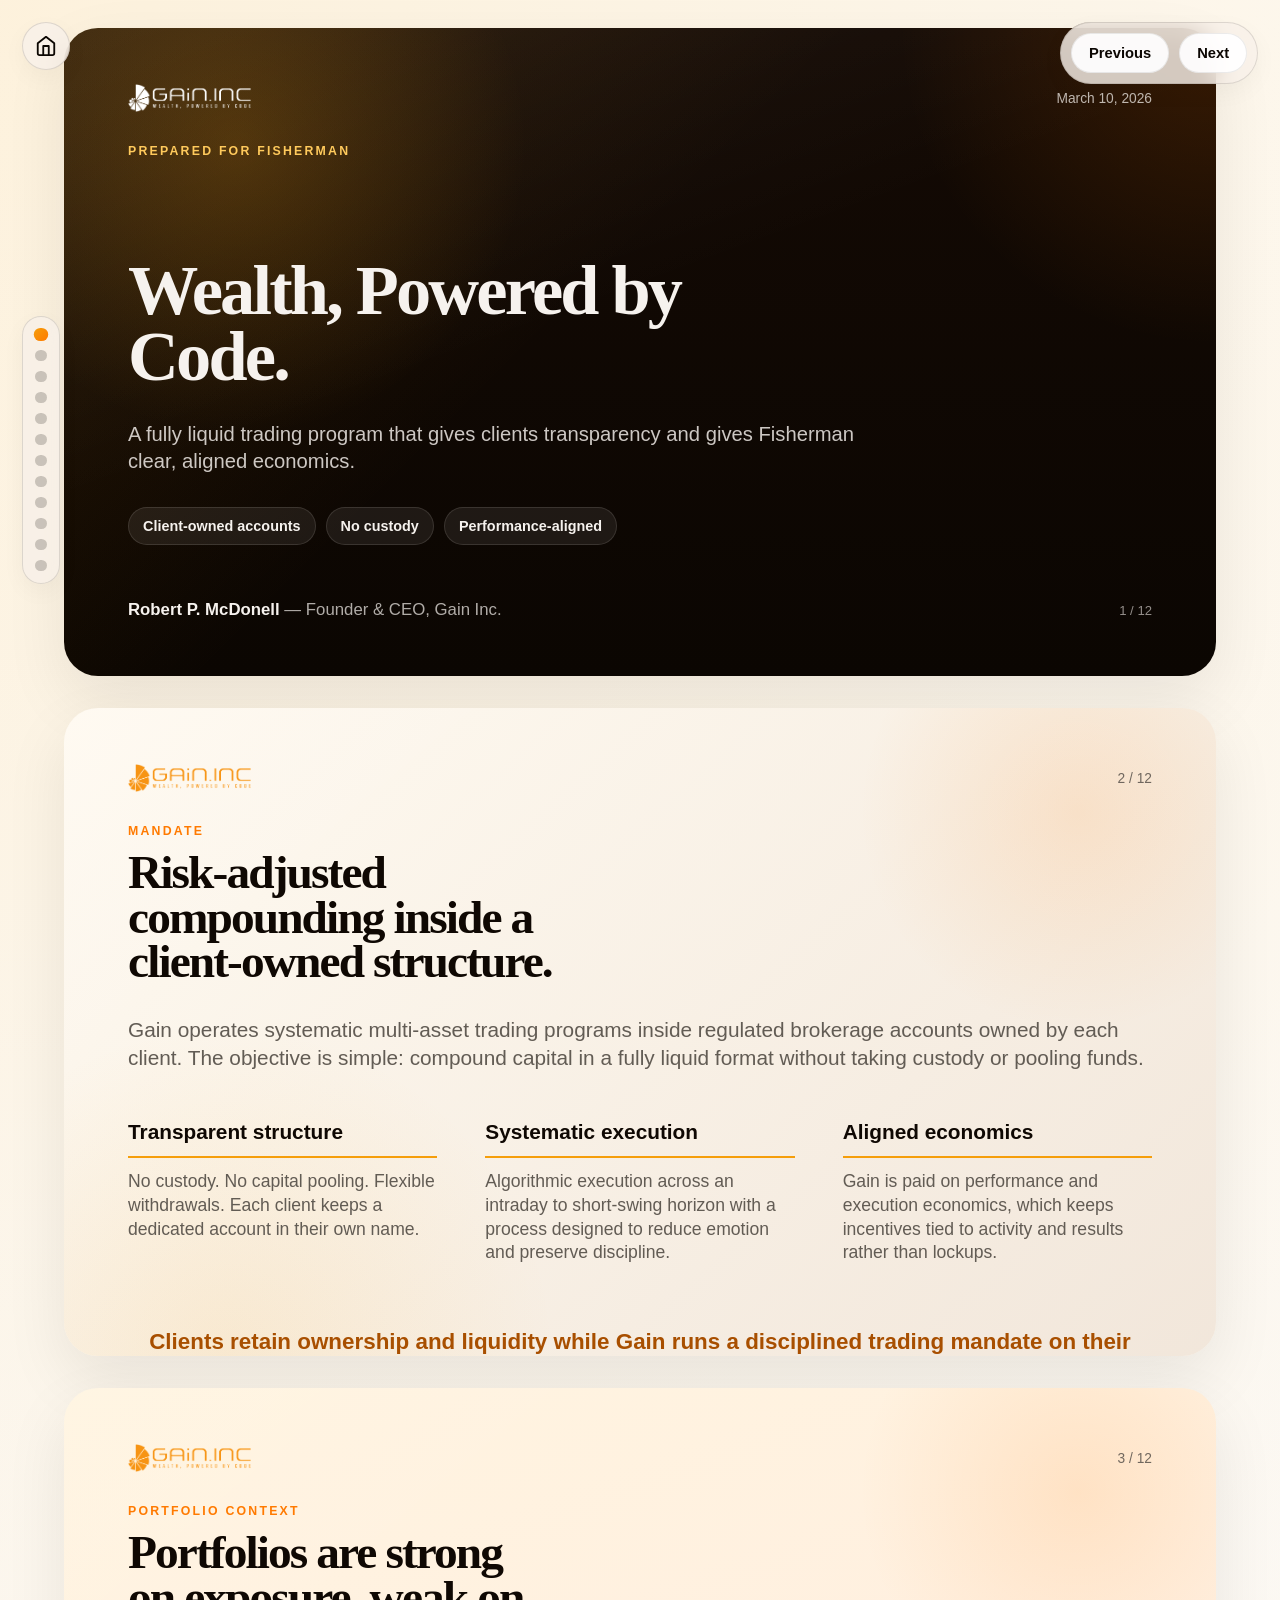
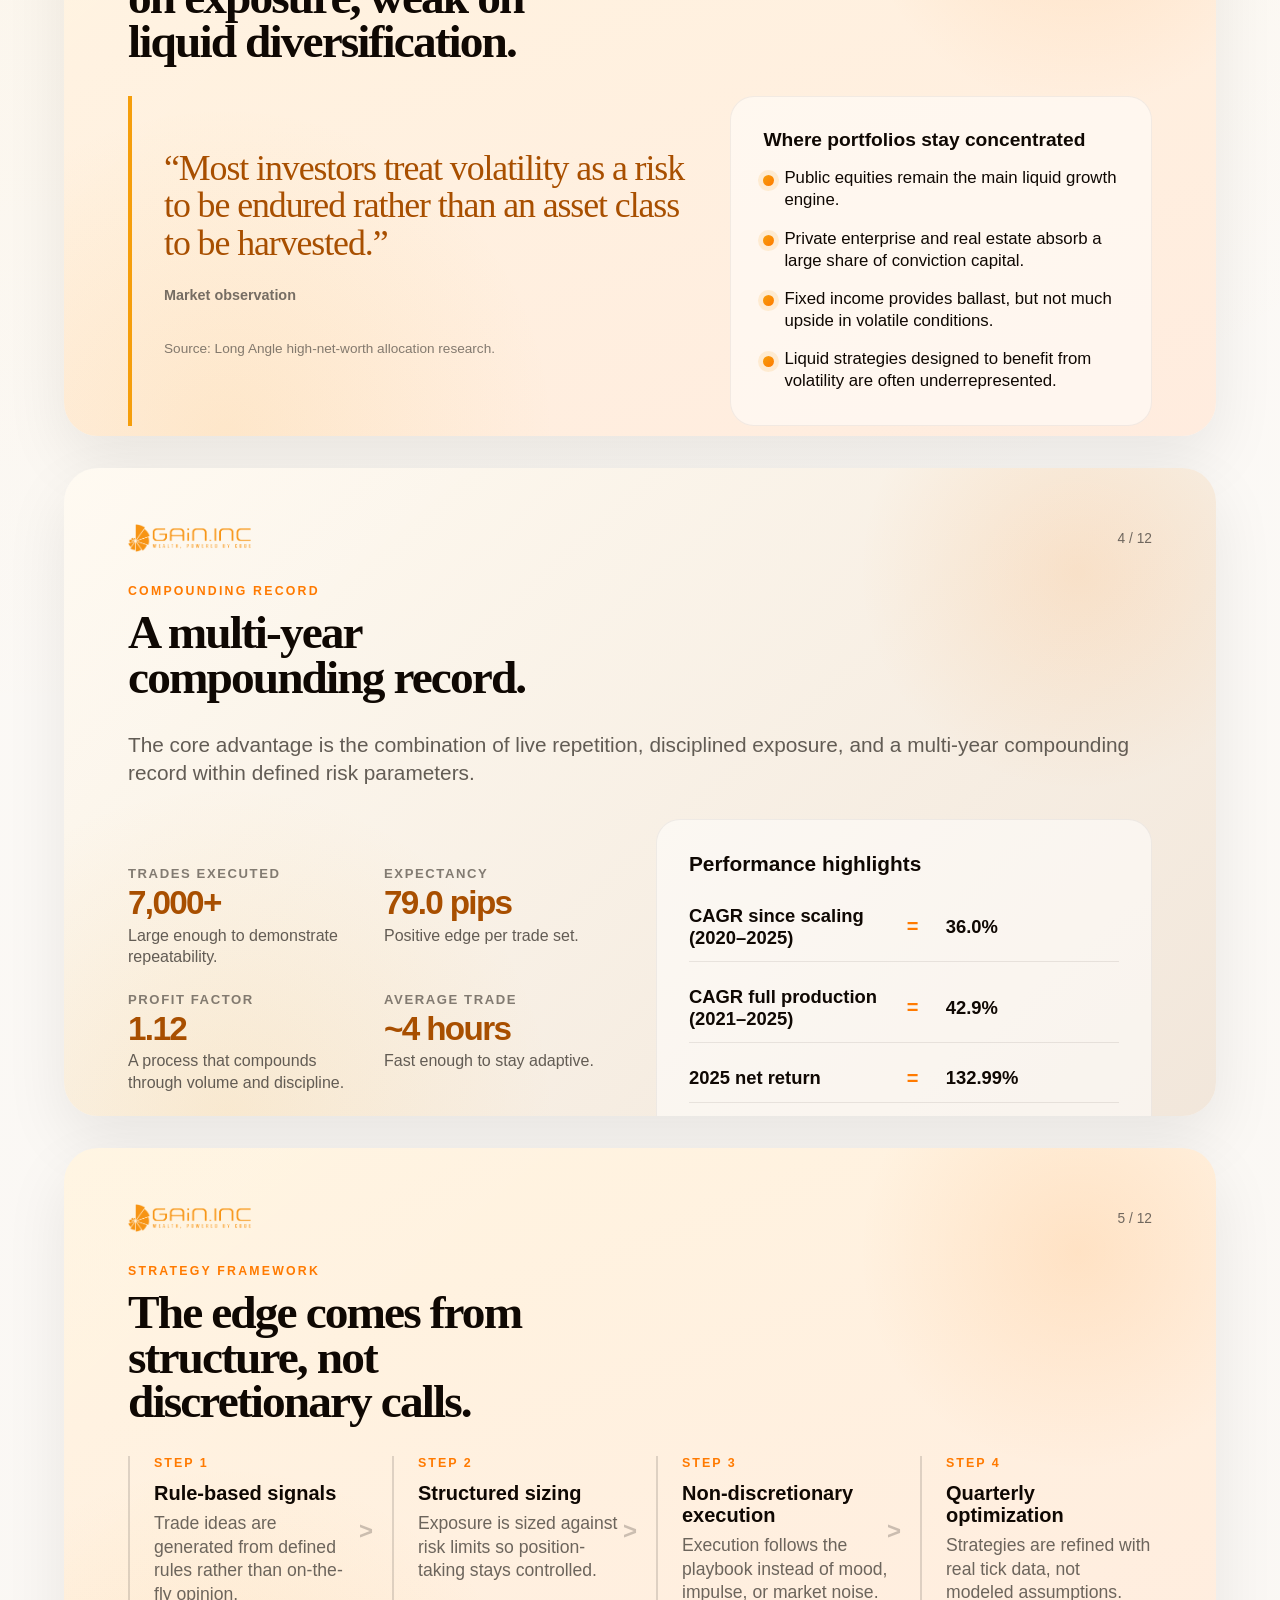
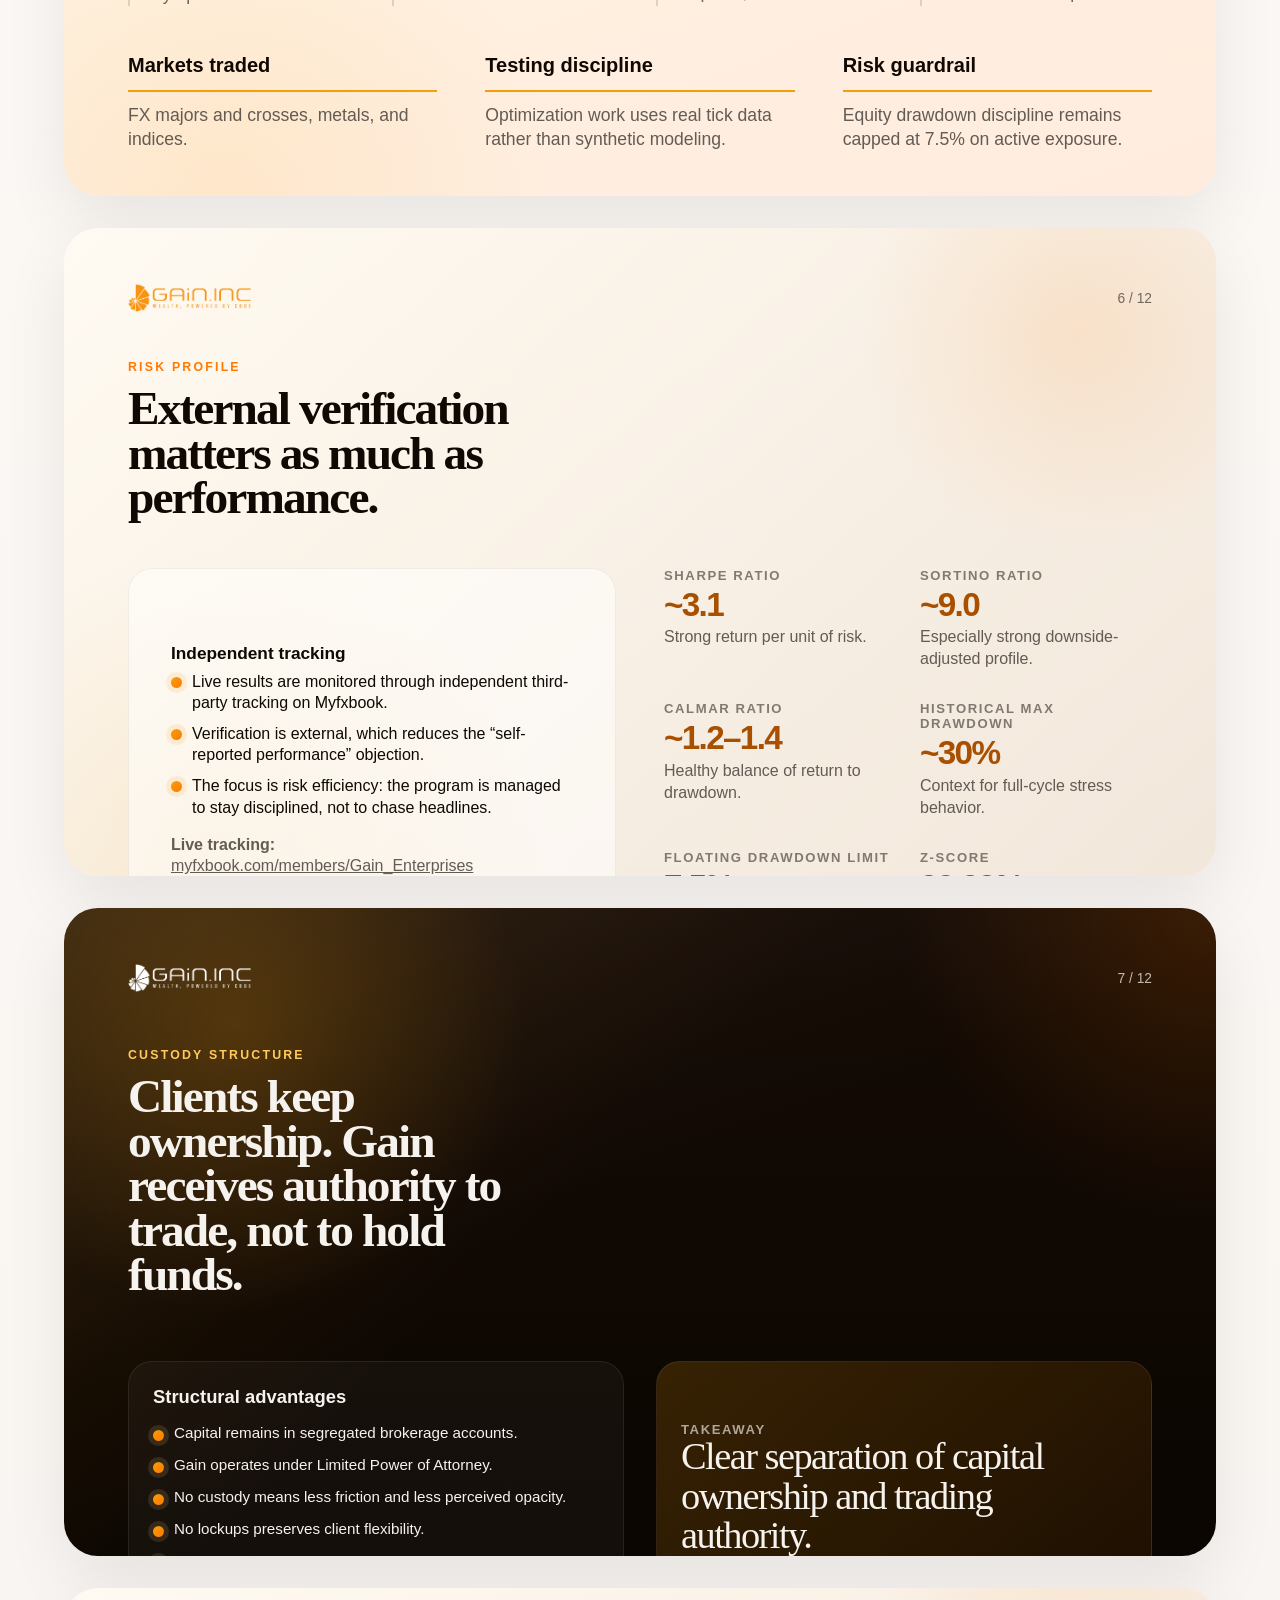
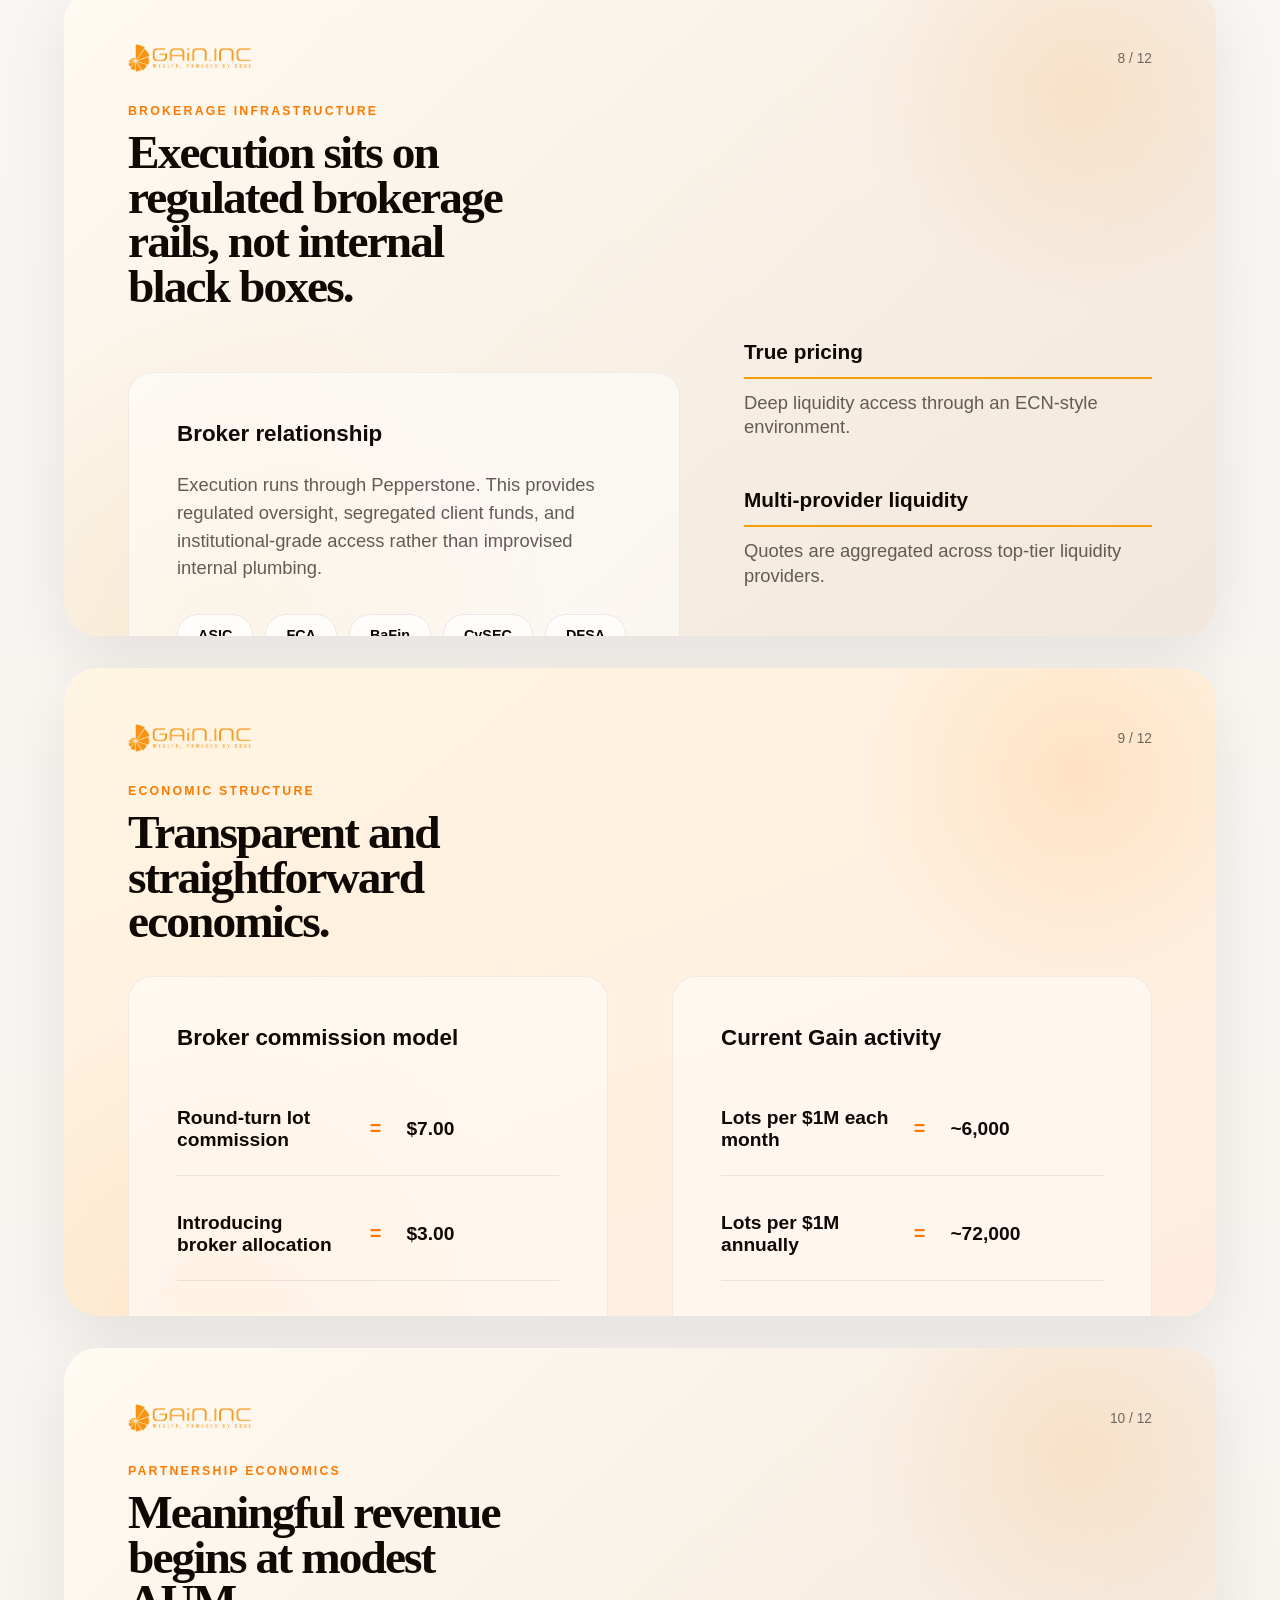
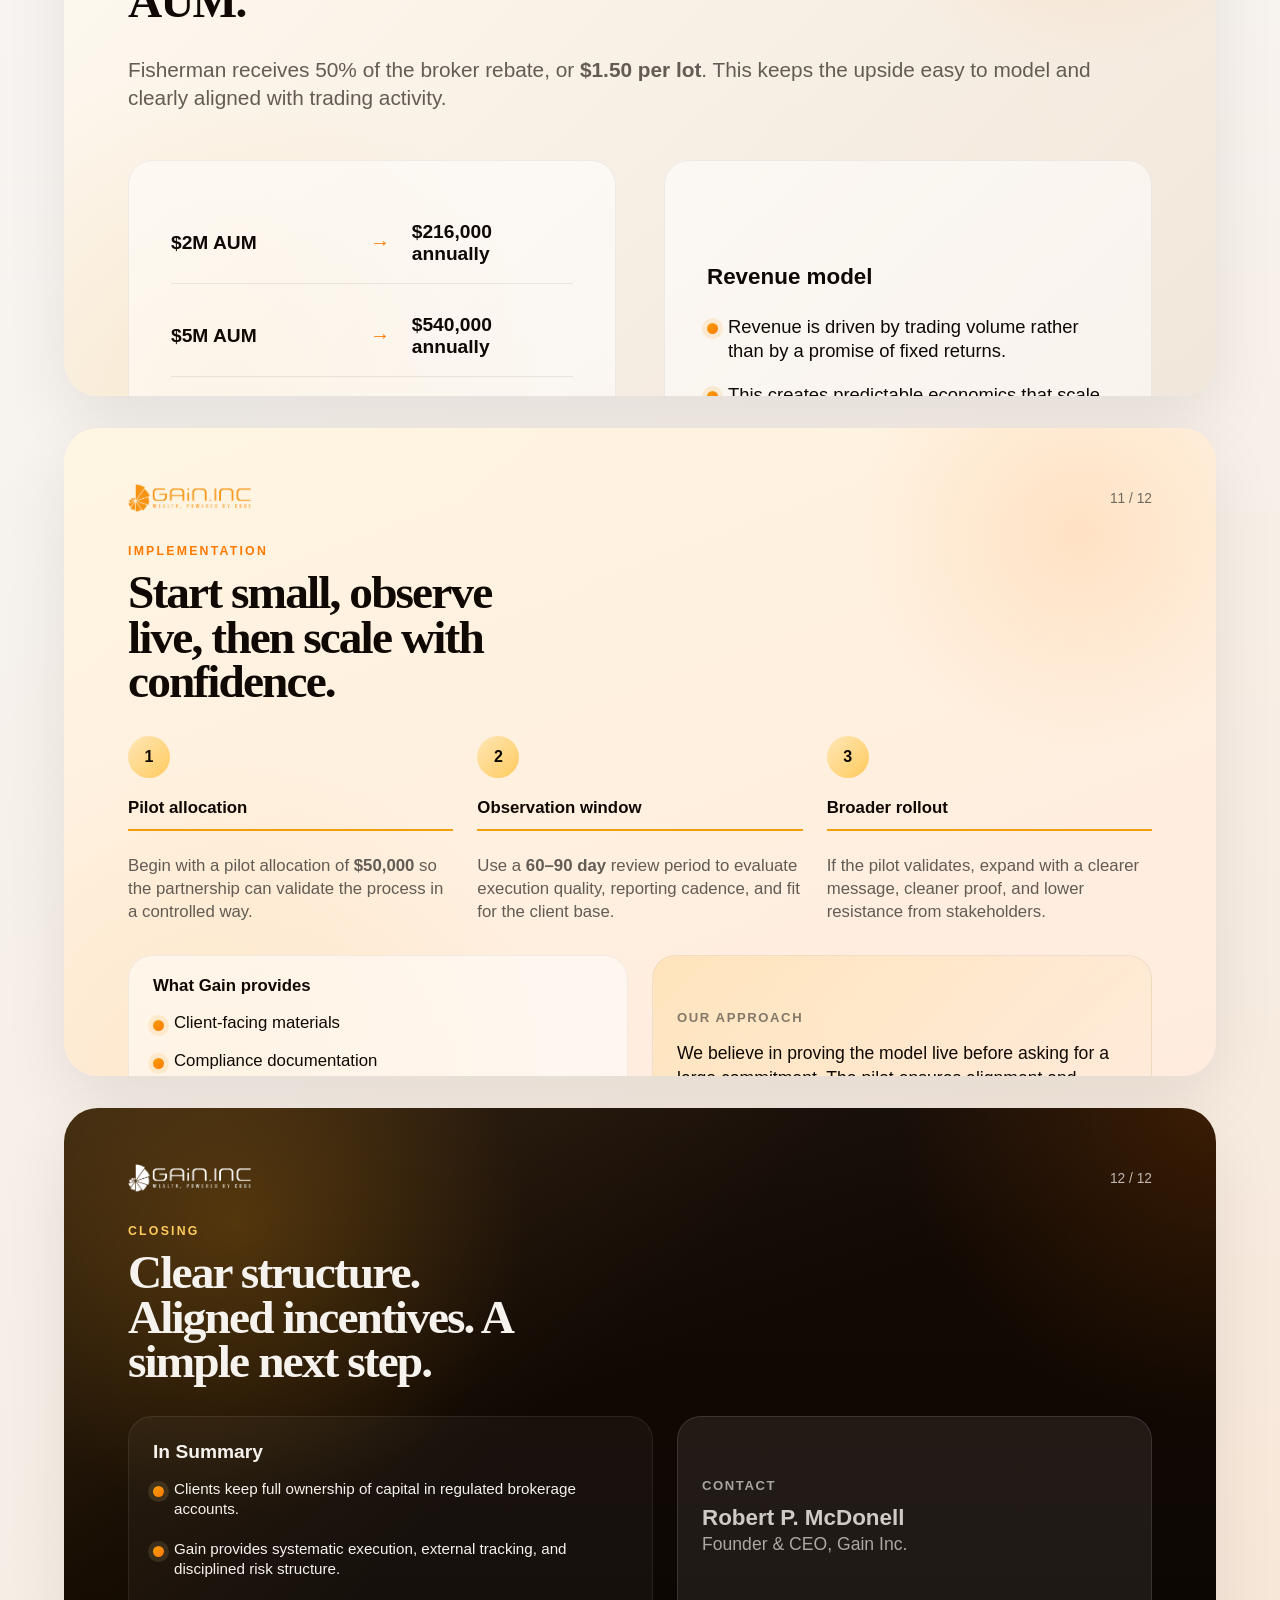
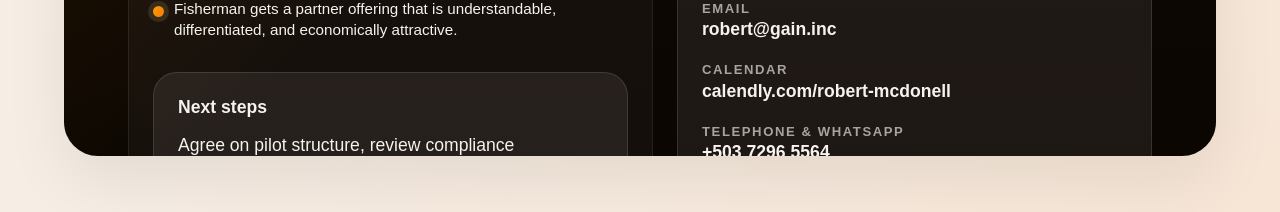
<file: decks/partner/fisherman.html>
<!doctype html>
<html lang="en">
  <head>
    <meta charset="UTF-8" />
    <meta name="viewport" content="width=device-width, initial-scale=1.0" />
    <title>Gain x Fisherman Partner Deck</title>
    <style>
      :root {
        --primary-500: #f59e0b;
        --primary-700: #a86405;
        --accent-500: #ff7a00;
        --accent-700: #a84f00;
        --secondary-0: #fdfbf8;
        --secondary-50: #f8f1e9;
        --secondary-100: #f1e5d8;
        --secondary-200: #e9d8c5;
        --secondary-300: #d8c3ae;
        --neutral-0: #f6f2ee;
        --neutral-200: #b8b1a9;
        --neutral-500: #5c554e;
        --neutral-700: #211b16;
        --neutral-900: #0f0803;
        --neutral-950: #0b0602;
        --shadow-strong: 0 24px 64px rgba(17, 10, 3, 0.08);
        --shadow-soft: 0 8px 24px rgba(17, 10, 3, 0.04);
        --radius-xl: 34px;
        --radius-lg: 24px;
        --radius-md: 18px;
        --font-display: Georgia, "Times New Roman", serif;
        --font-body: "Trebuchet MS", "Gill Sans", "Segoe UI", sans-serif;
      }

      * {
        box-sizing: border-box;
        -webkit-print-color-adjust: exact;
        print-color-adjust: exact;
      }

      html {
        scroll-behavior: smooth;
      }

      body {
        margin: 0;
        font-family: var(--font-body);
        background:
          radial-gradient(
            circle at top left,
            rgba(255, 183, 51, 0.14),
            transparent 28%
          ),
          radial-gradient(
            circle at bottom right,
            rgba(255, 122, 0, 0.1),
            transparent 24%
          ),
          linear-gradient(180deg, #fdfbf8 0%, #f6f2ee 100%);
        color: var(--neutral-900);
        overflow-x: hidden;
      }

      .shell {
        min-height: 100vh;
        padding: 28px 28px 56px;
      }

      .home-nav {
        position: fixed;
        left: 22px;
        top: 22px;
        z-index: 20;
        display: flex;
        align-items: center;
        justify-content: center;
        width: 48px;
        height: 48px;
        background: rgba(248, 241, 233, 0.82);
        border: 1px solid rgba(92, 85, 78, 0.18);
        border-radius: 50%;
        backdrop-filter: blur(12px);
        box-shadow: var(--shadow-soft);
        color: var(--neutral-950);
        text-decoration: none;
        transition: transform 160ms ease, box-shadow 160ms ease;
      }

      .home-nav:hover,
      .home-nav:focus-visible {
        transform: translateY(-1px);
        box-shadow: var(--shadow-soft);
        outline: none;
        color: var(--neutral-950);
      }

      .home-nav svg {
        width: 22px;
        height: 22px;
      }

      .controls {
        position: fixed;
        right: 22px;
        top: 22px;
        z-index: 20;
        display: flex;
        gap: 10px;
        align-items: center;
        padding: 10px;
        background: rgba(248, 241, 233, 0.82);
        border: 1px solid rgba(92, 85, 78, 0.18);
        border-radius: 999px;
        backdrop-filter: blur(12px);
        box-shadow: var(--shadow-soft);
      }

      .control-button {
        border: 0;
        border-radius: 999px;
        padding: 12px 18px;
        font: inherit;
        font-size: 0.92rem;
        font-weight: 700;
        color: var(--neutral-950);
        background: linear-gradient(135deg, #ffe7b7 0%, #ffca5c 100%);
        cursor: pointer;
        transition:
          transform 160ms ease,
          box-shadow 160ms ease;
        box-shadow: inset 0 0 0 1px rgba(11, 6, 2, 0.08);
      }

      .control-button.secondary {
        background: rgba(255, 255, 255, 0.92);
      }

      .control-button:hover,
      .control-button:focus-visible {
        transform: translateY(-1px);
        box-shadow: var(--shadow-soft);
        outline: none;
      }

      .progress {
        position: fixed;
        left: 22px;
        top: 50%;
        z-index: 20;
        transform: translateY(-50%);
        display: flex;
        flex-direction: column;
        gap: 10px;
        padding: 12px;
        background: rgba(248, 241, 233, 0.8);
        border: 1px solid rgba(92, 85, 78, 0.18);
        border-radius: 999px;
        backdrop-filter: blur(12px);
        box-shadow: var(--shadow-soft);
      }

      .progress-dot {
        width: 11px;
        height: 11px;
        border: 0;
        border-radius: 999px;
        background: rgba(92, 85, 78, 0.3);
        cursor: pointer;
        transition:
          transform 160ms ease,
          background-color 160ms ease;
      }

      .progress-dot:hover,
      .progress-dot:focus-visible {
        transform: scale(1.18);
        outline: none;
      }

      .progress-dot.active {
        background: linear-gradient(
          135deg,
          var(--primary-500),
          var(--accent-500)
        );
        transform: scale(1.2);
      }

      .deck {
        display: flex;
        flex-direction: column;
        gap: 32px;
        align-items: center;
        margin: 0 auto;
      }

      .slide {
        position: relative;
        width: min(1500px, calc(100vw - 128px));
        aspect-ratio: 16 / 9;
        overflow: hidden;
        border-radius: var(--radius-xl);
        box-shadow: var(--shadow-strong);
        scroll-snap-align: center;
        isolation: isolate;
        display: grid;
        padding: 56px 64px;
      }

      .slide::before {
        content: "";
        position: absolute;
        inset: 0;
        pointer-events: none;
        background:
          linear-gradient(140deg, rgba(255, 255, 255, 0.08), transparent 32%),
          radial-gradient(
            circle at 88% 16%,
            rgba(255, 122, 0, 0.12),
            transparent 19%
          ),
          radial-gradient(
            circle at 14% 100%,
            rgba(245, 158, 11, 0.1),
            transparent 28%
          );
        z-index: -1;
      }

      .theme-dark {
        background:
          linear-gradient(135deg, rgba(245, 158, 11, 0.11), transparent 44%),
          linear-gradient(180deg, #140a04 0%, #0b0602 100%);
        color: var(--neutral-0);
      }

      .theme-dark::before {
        background:
          radial-gradient(
            circle at 15% 18%,
            rgba(245, 158, 11, 0.2),
            transparent 26%
          ),
          radial-gradient(
            circle at 100% 0%,
            rgba(255, 122, 0, 0.16),
            transparent 24%
          ),
          linear-gradient(160deg, rgba(255, 255, 255, 0.06), transparent 45%);
      }

      .theme-light {
        background:
          linear-gradient(
            135deg,
            rgba(255, 250, 240, 0.92),
            rgba(241, 229, 216, 0.88)
          ),
          linear-gradient(180deg, #fdfbf8 0%, #f6f2ee 100%);
        color: var(--neutral-900);
      }

      .theme-amber {
        background:
          linear-gradient(
            160deg,
            rgba(255, 244, 224, 0.96),
            rgba(255, 235, 221, 0.94)
          ),
          linear-gradient(180deg, #fff9ed 0%, #fdfbf8 100%);
        color: var(--neutral-900);
      }

      .slide-grid {
        display: flex;
        flex-direction: column;
        height: 100%;
      }

      .slide-header {
        display: flex;
        justify-content: space-between;
        align-items: center;
        gap: 24px;
      }

      .brand-lockup {
        display: inline-flex;
        align-items: center;
        gap: 14px;
      }

      .brand-lockup img {
        height: 28px;
        width: auto;
        object-fit: contain;
      }
      .slide-logo {
        height: 28px;
        width: auto;
        object-fit: contain;
      }
      .theme-light .logo-dark,
      .theme-amber .logo-dark {
        display: none;
      }
      .theme-dark .logo-light {
        display: none;
      }
      .slide-header {
        display: flex;
        justify-content: space-between;
        align-items: center;
        width: 100%;
        margin-bottom: 32px;
      }
      .slide-content-header {
        margin-bottom: 32px;
      }

      .eyebrow {
        display: block;
        margin-bottom: 12px;
        text-transform: uppercase;
        letter-spacing: 0.18em;
        font-size: 0.77rem;
        font-weight: 800;
        color: var(--accent-500);
      }

      .theme-dark .eyebrow {
        color: #ffca5c;
      }

      .date-stamp,
      .slide-index {
        font-size: 0.86rem;
        color: rgba(92, 85, 78, 0.88);
      }

      .theme-dark .date-stamp,
      .theme-dark .slide-index {
        color: rgba(246, 242, 238, 0.74);
      }

      .hero-title,
      .slide-title {
        margin: 0;
        font-family: var(--font-display);
        line-height: 0.94;
        letter-spacing: -0.04em;
      }

      .hero-title {
        max-width: 11ch;
        font-size: clamp(3.3rem, 5.5vw, 5.9rem);
      }

      .slide-title {
        max-width: 18ch;
        margin-top: 8px;
        font-size: clamp(2.1rem, 3.7vw, 4.1rem);
      }

      .hero-subtitle,
      .slide-subtitle {
        margin: 0;
        max-width: 68ch;
        line-height: 1.35;
        font-size: clamp(1rem, 1.58vw, 1.42rem);
        color: rgba(92, 85, 78, 0.96);
      }

      .theme-dark .hero-subtitle,
      .theme-dark .slide-subtitle {
        color: rgba(246, 242, 238, 0.82);
      }

      .pills,
      .tag-row {
        display: flex;
        flex-wrap: wrap;
        gap: 10px;
      }

      .pill,
      .tag {
        display: inline-flex;
        align-items: center;
        gap: 8px;
        padding: 10px 14px;
        border-radius: 999px;
        font-size: 0.9rem;
        font-weight: 700;
        border: 1px solid rgba(92, 85, 78, 0.12);
        background: rgba(255, 255, 255, 0.78);
        color: var(--neutral-950);
      }

      .theme-dark .pill,
      .theme-dark .tag {
        background: rgba(246, 242, 238, 0.08);
        border-color: rgba(246, 242, 238, 0.12);
        color: var(--neutral-0);
      }

      .accent-card,
      .panel {
        border-radius: var(--radius-lg);
        border: 1px solid rgba(92, 85, 78, 0.08);
        background: rgba(255, 255, 255, 0.5);
      }
      .point-card,
      .timeline-step {
        background: transparent;
      }
      .metric-card,
      .quote-card {
        background: transparent;
        border: none;
        box-shadow: none;
      }

      .theme-dark .accent-card,
      .theme-dark .panel {
        background: rgba(246, 242, 238, 0.04);
        border-color: rgba(246, 242, 238, 0.08);
      }
      .theme-dark .point-card,
      .theme-dark .timeline-step {
        background: transparent;
      }

      .accent-card {
        padding: 18px 20px;
        background: linear-gradient(
          135deg,
          rgba(255, 202, 92, 0.26),
          rgba(255, 235, 221, 0.72)
        );
      }

      .theme-dark .accent-card {
        background: linear-gradient(
          135deg,
          rgba(245, 158, 11, 0.18),
          rgba(255, 122, 0, 0.08)
        );
      }

      .grid-2,
      .grid-3,
      .grid-4,
      .metric-grid {
        display: grid;
        gap: 24px;
      }

      .grid-2 {
        grid-template-columns: repeat(2, minmax(0, 1fr));
      }

      .grid-3 {
        grid-template-columns: repeat(3, minmax(0, 1fr));
      }

      .grid-4 {
        grid-template-columns: repeat(4, minmax(0, 1fr));
      }
      .metric-grid {
        grid-template-columns: repeat(2, minmax(0, 1fr));
        gap: 32px 24px;
      }

      .grid-1 {
        display: grid;
        gap: 24px;
      }

      .panel {
        padding: 36px;
      }
      .point-card,
      .metric-card,
      .timeline-step {
        padding: 0;
      }
      .quote-card {
        padding: 0;
      }

      .point-card h3,
      .timeline-step h3 {
        margin: 0 0 12px;
        padding-bottom: 12px;
        border-bottom: 2px solid var(--primary-500);
        font-size: 1.08rem;
        line-height: 1.18;
      }
      .panel h3 {
        margin: 0 0 8px;
        font-size: 1.08rem;
        line-height: 1.18;
      }

      .point-card p,
      .panel p,
      .timeline-step p,
      .mini-list,
      .metric-caption {
        margin: 0;
        line-height: 1.35;
        color: rgba(92, 85, 78, 0.96);
      }

      .theme-dark .point-card p,
      .theme-dark .panel p,
      .theme-dark .timeline-step p,
      .theme-dark .mini-list,
      .theme-dark .metric-caption {
        color: rgba(246, 242, 238, 0.78);
      }

      .metric-card {
        display: grid;
        gap: 6px;
        align-content: start;
      }

      .metric-value {
        margin: 0;
        font-size: clamp(1.6rem, 2.6vw, 2.6rem);
        line-height: 0.95;
        letter-spacing: -0.05em;
        font-weight: 900;
        color: var(--accent-700);
      }

      .theme-dark .metric-value {
        color: #ffd98a;
      }

      .metric-label {
        margin: 0;
        font-size: 0.82rem;
        text-transform: uppercase;
        letter-spacing: 0.12em;
        font-weight: 800;
        color: rgba(92, 85, 78, 0.76);
      }

      .theme-dark .metric-label {
        color: rgba(246, 242, 238, 0.64);
      }

      .quote-card {
        display: grid;
        gap: 24px;
        align-content: center;
        padding: 0;
        background: transparent;
        border-left: 4px solid var(--primary-500);
        padding-left: 32px;
      }

      .quote-card blockquote {
        margin: 0;
        font-family: var(--font-display);
        font-size: clamp(2rem, 3.2vw, 3.2rem);
        line-height: 1.05;
        letter-spacing: -0.03em;
        color: var(--accent-700);
      }
      .theme-dark .quote-card blockquote {
        color: #ffd98a;
      }

      .quote-card cite {
        font-style: normal;
        font-weight: 700;
        color: rgba(92, 85, 78, 0.84);
      }

      .quote-card .source {
        font-size: 0.85rem;
        line-height: 1.3;
        color: rgba(92, 85, 78, 0.76);
      }

      .check-list,
      .simple-list {
        display: grid;
        gap: 10px;
        margin: 0;
        padding: 0;
        list-style: none;
      }

      .check-list li,
      .simple-list li {
        display: grid;
        grid-template-columns: auto 1fr;
        gap: 10px;
        align-items: start;
        line-height: 1.32;
      }

      .bullet {
        width: 11px;
        height: 11px;
        border-radius: 999px;
        margin-top: 0.35em;
        background: linear-gradient(
          135deg,
          var(--primary-500),
          var(--accent-500)
        );
        box-shadow: 0 0 0 5px rgba(245, 158, 11, 0.13);
      }

      .theme-dark .bullet {
        box-shadow: 0 0 0 5px rgba(255, 217, 138, 0.12);
      }

      .split-highlight {
        display: grid;
        grid-template-columns: minmax(0, 1.15fr) minmax(0, 0.85fr);
        gap: 32px;
        align-items: stretch;
      }

      .process-flow {
        display: grid;
        grid-template-columns: repeat(4, minmax(0, 1fr));
        gap: 16px;
        align-items: stretch;
      }

      .flow-step {
        position: relative;
        padding: 0;
        background: transparent;
        border: none;
        border-left: 2px solid rgba(92, 85, 78, 0.2);
        padding-left: 24px;
      }

      .theme-dark .flow-step {
        background: transparent;
        border-left-color: rgba(246, 242, 238, 0.2);
      }

      .flow-step::after {
        content: ">";
        position: absolute;
        right: -13px;
        top: 50%;
        transform: translateY(-50%);
        font-size: 1.5rem;
        font-weight: 900;
        color: rgba(92, 85, 78, 0.32);
      }

      .theme-dark .flow-step::after {
        color: rgba(246, 242, 238, 0.26);
      }

      .flow-step:last-child::after {
        display: none;
      }

      .flow-number {
        margin: 0 0 12px;
        font-size: 0.78rem;
        text-transform: uppercase;
        letter-spacing: 0.16em;
        font-weight: 800;
        color: var(--accent-500);
      }

      .flow-title {
        margin: 0 0 8px;
        font-size: 1.12rem;
        line-height: 1.12;
      }

      .flow-copy {
        margin: 0;
        line-height: 1.34;
        color: rgba(92, 85, 78, 0.9);
      }

      .theme-dark .flow-copy {
        color: rgba(246, 242, 238, 0.76);
      }

      .ratio-strip,
      .support-strip,
      .cta-strip {
        display: grid;
        gap: 14px;
        padding: 18px 20px;
        border-radius: var(--radius-lg);
        background: rgba(255, 255, 255, 0.72);
        border: 1px solid rgba(92, 85, 78, 0.12);
      }

      .theme-dark .ratio-strip,
      .theme-dark .support-strip,
      .theme-dark .cta-strip {
        background: rgba(246, 242, 238, 0.08);
        border-color: rgba(246, 242, 238, 0.12);
      }

      .ratio-strip strong,
      .support-strip strong,
      .cta-strip strong {
        display: block;
        font-size: 1.05rem;
        margin-bottom: 3px;
      }

      .economics-table {
        display: grid;
        gap: 12px;
      }

      .economics-row {
        display: grid;
        grid-template-columns: 1.1fr 0.22fr 1fr;
        align-items: center;
        gap: 14px;
        padding: 16px 0;
        border-bottom: 1px solid rgba(92, 85, 78, 0.12);
        font-size: 1.08rem;
        font-weight: 700;
        background: transparent;
        border-radius: 0;
      }
      .economics-row:last-child {
        border-bottom: none;
      }

      .theme-dark .economics-row {
        background: transparent;
        border-bottom-color: rgba(246, 242, 238, 0.12);
      }

      .arrow-cell {
        text-align: center;
        color: var(--accent-500);
        font-size: 1.25rem;
        font-weight: 900;
      }

      .timeline {
        display: grid;
        grid-template-columns: repeat(3, minmax(0, 1fr));
        gap: 24px;
      }

      .timeline-step {
        display: grid;
        gap: 12px;
        align-content: start;
      }

      .timeline-badge {
        display: inline-flex;
        align-items: center;
        justify-content: center;
        width: 42px;
        height: 42px;
        border-radius: 999px;
        font-weight: 900;
        color: var(--neutral-950);
        background: linear-gradient(135deg, #ffe7b7, #ffca5c);
      }

      .theme-dark .timeline-badge {
        background: linear-gradient(135deg, #ffd98a, #ffb633);
      }

      .closing-grid {
        display: grid;
        grid-template-columns: minmax(0, 1.05fr) minmax(0, 0.95fr);
        gap: 32px;
        align-items: stretch;
      }

      .contact-card {
        display: grid;
        gap: 12px;
        padding: 24px;
        border-radius: var(--radius-lg);
        background: rgba(246, 242, 238, 0.08);
        border: 1px solid rgba(246, 242, 238, 0.12);
      }

      .contact-card p {
        margin: 0;
        line-height: 1.35;
        color: rgba(246, 242, 238, 0.82);
      }

      .contact-value {
        font-size: 1.18rem;
        font-weight: 700;
        color: var(--neutral-0);
      }

      .footer-note {
        display: flex;
        justify-content: space-between;
        align-items: center;
        gap: 24px;
        margin-top: auto;
        font-size: 0.82rem;
        color: rgba(92, 85, 78, 0.74);
      }

      .theme-dark .footer-note {
        color: rgba(246, 242, 238, 0.58);
      }

      .hero-layout {
        display: grid;
        grid-template-columns: minmax(0, 1.1fr) minmax(320px, 0.9fr);
        gap: 28px;
        align-items: end;
        height: 100%;
      }

      .hero-panel {
        display: grid;
        gap: 24px;
        align-content: end;
      }

      .hero-side {
        display: grid;
        gap: 24px;
        align-content: stretch;
      }

      .hero-side .panel {
        min-height: 0;
      }

      .hero-side .panel strong {
        display: block;
        margin-bottom: 8px;
        font-size: 0.92rem;
        text-transform: uppercase;
        letter-spacing: 0.12em;
        color: var(--accent-500);
      }

      .theme-dark .hero-side .panel strong {
        color: #ffd98a;
      }

      .hero-side .panel p {
        font-size: 1.12rem;
      }

      .large-number {
        font-size: clamp(2.5rem, 4vw, 4.4rem);
        line-height: 0.9;
        letter-spacing: -0.06em;
        font-weight: 900;
        color: var(--accent-500);
        margin: 0;
      }

      .theme-dark .large-number {
        color: #ffd98a;
      }

      .muted {
        color: rgba(92, 85, 78, 0.76);
      }

      .theme-dark .muted {
        color: rgba(246, 242, 238, 0.66);
      }

      .wide {
        max-width: none;
      }

      a {
        color: inherit;
        text-decoration: none;
      }

      @media (max-width: 1200px) {
        .shell {
          padding: 80px 18px 36px;
        }

        .slide {
          width: calc(100vw - 36px);
          aspect-ratio: auto;
          padding: 30px 24px;
        }

        .slide-header,
        .brand-lockup {
          align-items: flex-start;
        }

        .slide-header {
          flex-direction: column;
        }

        .grid-4,
        .metric-grid,
        .process-flow,
        .timeline,
        .grid-3,
        .hero-layout,
        .split-highlight,
        .closing-grid {
          grid-template-columns: 1fr;
        }

        .grid-2 {
          grid-template-columns: 1fr;
        }

        .controls,
        .progress,
        .home-nav {
          transform: none;
        }

        .home-nav {
          left: 18px;
          top: 18px;
        }

        .progress {
          top: auto;
          bottom: 18px;
          left: 18px;
          right: 18px;
          flex-direction: row;
          justify-content: center;
        }

        .controls {
          right: 18px;
          left: 18px;
          justify-content: space-between;
        }

        .flow-step::after {
          display: none;
        }
      }

      @media print {
        @page {
          size: 16in 9in;
          margin: 0;
        }

        html,
        body {
          width: 16in;
          margin: 0;
          padding: 0;
          background: white;
          overflow: visible;
        }

        .shell {
          min-height: 0;
          padding: 0;
        }

        .deck {
          gap: 0;
        }

        .slide {
          width: 16in;
          height: 9in;
          min-height: 0;
          aspect-ratio: auto;
          border-radius: 0;
          margin: 0;
          padding: 0.42in 0.48in;
          box-shadow: none;
          break-after: page;
          page-break-after: always;
        }

        .slide:last-child {
          break-after: auto;
          page-break-after: auto;
        }

        .controls,
        .progress,
        .home-nav,
        .no-print {
          display: none !important;
        }

        * {
          box-shadow: none !important;
          text-shadow: none !important;
          backdrop-filter: none !important;
          -webkit-backdrop-filter: none !important;
        }

        .slide::before,
        .flow-step::after {
          display: none !important;
        }

        .slide-title {
          font-size: 2.65rem;
        }

        .hero-title {
          font-size: 4rem;
        }

        .hero-subtitle,
        .slide-subtitle {
          font-size: 1.1rem;
        }

        .metric-value {
          font-size: 2rem;
        }

        .pdf-dense {
          transform: scale(0.97);
          transform-origin: top left;
          width: calc(100% / 0.97);
        }

        /* Prevent grid collapsing in print */
        .grid-2 {
          grid-template-columns: repeat(2, minmax(0, 1fr)) !important;
        }
        .grid-3 {
          grid-template-columns: repeat(3, minmax(0, 1fr)) !important;
        }
        .grid-4,
        .process-flow {
          grid-template-columns: repeat(4, minmax(0, 1fr)) !important;
        }
        .metric-grid {
          grid-template-columns: repeat(2, minmax(0, 1fr)) !important;
        }
        .hero-layout {
          grid-template-columns: minmax(0, 1.1fr) minmax(320px, 0.9fr) !important;
        }
        .split-highlight {
          grid-template-columns: minmax(0, 1.15fr) minmax(0, 0.85fr) !important;
        }
        .closing-grid {
          grid-template-columns: minmax(0, 1.05fr) minmax(0, 0.95fr) !important;
        }
        .timeline {
          grid-template-columns: repeat(3, minmax(0, 1fr)) !important;
        }

        /* Simplify glassmorphism to solid colors for PDF performance */
        .accent-card,
        .panel,
        .ratio-strip,
        .support-strip,
        .cta-strip,
        .contact-card {
          background: white !important;
          border: 1px solid rgba(92, 85, 78, 0.2) !important;
        }

        .theme-dark .accent-card,
        .theme-dark .panel,
        .theme-dark .ratio-strip,
        .theme-dark .support-strip,
        .theme-dark .cta-strip,
        .theme-dark .contact-card {
          background: #140a04 !important;
          border: 1px solid rgba(246, 242, 238, 0.2) !important;
        }

        .timeline-badge {
          background: #ffe7b7 !important;
        }
        .theme-dark .timeline-badge {
          background: #ffd98a !important;
        }
        .bullet {
          background: var(--primary-500) !important;
        }
      }

      .pdf-export-mode {
        background: white !important;
      }

      .pdf-export-mode .slide::before,
      .pdf-export-mode .controls,
      .pdf-export-mode .progress,
      .pdf-export-mode .home-nav {
        display: none !important;
      }

      .pdf-export-mode .theme-dark {
        background: #0b0602 !important;
      }

      .pdf-export-mode .theme-light {
        background: #fdfbf8 !important;
      }

      .pdf-export-mode .theme-amber {
        background: #fff9ed !important;
      }
    </style>
  </head>
  <body>
    <a href="../../index.html" class="home-nav no-print" aria-label="Back to decks">
      <svg viewBox="0 0 24 24" fill="none" stroke="currentColor" stroke-width="2" stroke-linecap="round" stroke-linejoin="round">
        <path d="M3 9l9-7 9 7v11a2 2 0 0 1-2 2H5a2 2 0 0 1-2-2z"/>
        <polyline points="9 22 9 12 15 12 15 22"/>
      </svg>
    </a>
    <div class="controls no-print">
      <button class="control-button secondary" type="button" id="prev-slide">
        Previous
      </button>
      <button class="control-button secondary" type="button" id="next-slide">
        Next
      </button>
      <!-- Print / Save PDF — restore when ready
      <button class="control-button" type="button" id="print-deck">
        Print / Save PDF
      </button>
      -->
    </div>

    <div
      class="progress no-print"
      id="progress-nav"
      aria-label="Slide progress"
    ></div>

    <div class="shell">
      <main class="deck" id="deck">
        <section class="slide theme-dark" id="slide-1" data-title="Cover">
          <div class="slide-grid" style="display: flex; flex-direction: column">
            <div class="slide-header">
              <img
                src="../../logo/main_logo.png"
                alt="Gain"
                class="slide-logo logo-light"
              />
              <img
                src="../../logo/white_logo.png"
                alt="Gain"
                class="slide-logo logo-dark"
              />
              <span class="date-stamp">March 10, 2026</span>
            </div>
            <div class="slide-content-header">
              <div class="eyebrow">Prepared for Fisherman</div>
            </div>

            <div
              style="
                display: flex;
                flex-direction: column;
                justify-content: center;
                flex-grow: 1;
                gap: 32px;
              "
            >
              <h1 class="hero-title" style="max-width: 16ch">
                Wealth, Powered by Code.
              </h1>
              <p class="hero-subtitle">
                A fully liquid trading program that gives clients transparency
                and gives Fisherman clear, aligned economics.
              </p>
              <div class="pills">
                <span class="pill">Client-owned accounts</span>
                <span class="pill">No custody</span>
                <span class="pill">Performance-aligned</span>
              </div>
            </div>

            <div class="footer-note" style="margin-top: auto">
              <div style="font-size: 1.05rem; color: var(--neutral-0)">
                <strong>Robert P. McDonell</strong>
                <span style="opacity: 0.7; font-weight: normal"
                  >&mdash; Founder &amp; CEO, Gain Inc.</span
                >
              </div>
              <span>1 / 12</span>
            </div>
          </div>
        </section>

        <section class="slide theme-light" id="slide-2" data-title="Mandate">
          <div class="slide-grid">
            <div class="slide-header">
              <img
                src="../../logo/main_logo.png"
                alt="Gain"
                class="slide-logo logo-light"
              />
              <img
                src="../../logo/white_logo.png"
                alt="Gain"
                class="slide-logo logo-dark"
              />
              <span class="slide-index">2 / 12</span>
            </div>
            <div class="slide-content-header">
              <div class="eyebrow">Mandate</div>
              <h2 class="slide-title">
                Risk-adjusted compounding inside a client-owned structure.
              </h2>
            </div>

            <div
              style="
                flex-grow: 1;
                display: flex;
                flex-direction: column;
                justify-content: center;
                gap: 48px;
              "
            >
              <p class="slide-subtitle wide" style="font-size: 1.3rem">
                Gain operates systematic multi-asset trading programs inside
                regulated brokerage accounts owned by each client. The objective
                is simple: compound capital in a fully liquid format without
                taking custody or pooling funds.
              </p>

              <div class="grid-3" style="gap: 48px">
                <article class="point-card">
                  <h3 style="font-size: 1.3rem">Transparent structure</h3>
                  <p style="font-size: 1.1rem">
                    No custody. No capital pooling. Flexible withdrawals. Each
                    client keeps a dedicated account in their own name.
                  </p>
                </article>
                <article class="point-card">
                  <h3 style="font-size: 1.3rem">Systematic execution</h3>
                  <p style="font-size: 1.1rem">
                    Algorithmic execution across an intraday to short-swing
                    horizon with a process designed to reduce emotion and
                    preserve discipline.
                  </p>
                </article>
                <article class="point-card">
                  <h3 style="font-size: 1.3rem">Aligned economics</h3>
                  <p style="font-size: 1.1rem">
                    Gain is paid on performance and execution economics, which
                    keeps incentives tied to activity and results rather than
                    lockups.
                  </p>
                </article>
              </div>

              <div
                style="
                  font-size: 1.4rem;
                  font-weight: 700;
                  color: var(--accent-700);
                  text-align: center;
                  margin-top: 16px;
                "
              >
                Clients retain ownership and liquidity while Gain runs a
                disciplined trading mandate on their behalf.
              </div>
            </div>
          </div>
        </section>

        <section
          class="slide theme-amber"
          id="slide-3"
          data-title="Portfolio Context"
        >
          <div class="slide-grid">
            <div class="slide-header">
              <img
                src="../../logo/main_logo.png"
                alt="Gain"
                class="slide-logo logo-light"
              />
              <img
                src="../../logo/white_logo.png"
                alt="Gain"
                class="slide-logo logo-dark"
              />
              <span class="slide-index">3 / 12</span>
            </div>
            <div class="slide-content-header">
              <div class="eyebrow">Portfolio Context</div>
              <h2 class="slide-title">
                Portfolios are strong on exposure, weak on liquid
                diversification.
              </h2>
            </div>

            <div
              style="
                flex-grow: 1;
                display: flex;
                flex-direction: column;
                justify-content: center;
                gap: 32px;
              "
            >
              <div class="split-highlight">
                <article class="quote-card" style="font-size: 0.9em">
                  <blockquote style="font-size: clamp(1.8rem, 2.8vw, 2.8rem)">
                    “Most investors treat volatility as a risk to be endured
                    rather than an asset class to be harvested.”
                  </blockquote>
                  <cite>Market observation</cite>
                  <p class="source">
                    Source: Long Angle high-net-worth allocation research.
                  </p>
                </article>

                <article
                  class="panel"
                  style="
                    padding: 32px;
                    display: flex;
                    flex-direction: column;
                    justify-content: center;
                  "
                >
                  <h3 style="font-size: 1.2rem; margin-bottom: 16px">
                    Where portfolios stay concentrated
                  </h3>
                  <ul class="check-list" style="gap: 16px; font-size: 1.05rem">
                    <li>
                      <span class="bullet" style="margin-top: 0.45em"></span
                      ><span
                        >Public equities remain the main liquid growth
                        engine.</span
                      >
                    </li>
                    <li>
                      <span class="bullet" style="margin-top: 0.45em"></span
                      ><span
                        >Private enterprise and real estate absorb a large share
                        of conviction capital.</span
                      >
                    </li>
                    <li>
                      <span class="bullet" style="margin-top: 0.45em"></span
                      ><span
                        >Fixed income provides ballast, but not much upside in
                        volatile conditions.</span
                      >
                    </li>
                    <li>
                      <span class="bullet" style="margin-top: 0.45em"></span
                      ><span
                        >Liquid strategies designed to benefit from volatility
                        are often underrepresented.</span
                      >
                    </li>
                  </ul>
                </article>
              </div>

              <div
                class="accent-card"
                style="
                  font-size: 1.15rem;
                  text-align: center;
                  padding: 16px 24px;
                "
              >
                <p style="margin: 0">
                  Gain acts as a complementary sleeve: not a replacement for
                  core holdings, but a liquid strategy that broadens how the
                  portfolio earns.
                </p>
              </div>
            </div>
          </div>
        </section>

        <section
          class="slide theme-light"
          id="slide-4"
          data-title="Compounding Record"
        >
          <div class="slide-grid pdf-dense">
            <div class="slide-header">
              <img
                src="../../logo/main_logo.png"
                alt="Gain"
                class="slide-logo logo-light"
              />
              <img
                src="../../logo/white_logo.png"
                alt="Gain"
                class="slide-logo logo-dark"
              />
              <span class="slide-index">4 / 12</span>
            </div>
            <div class="slide-content-header">
              <div class="eyebrow">Compounding Record</div>
              <h2 class="slide-title">A multi-year compounding record.</h2>
            </div>

            <div
              style="
                flex-grow: 1;
                display: flex;
                flex-direction: column;
                justify-content: center;
                gap: 32px;
              "
            >
              <p
                class="slide-subtitle wide"
                style="font-size: 1.3rem; margin-bottom: 0; margin-top: 0"
              >
                The core advantage is the combination of live repetition,
                disciplined exposure, and a multi-year compounding record within
                defined risk parameters.
              </p>

              <div class="grid-2" style="gap: 32px; align-items: center">
                <div class="metric-grid" style="gap: 24px 16px">
                  <article class="metric-card">
                    <p class="metric-label">Trades Executed</p>
                    <p class="metric-value">7,000+</p>
                    <p class="metric-caption">
                      Large enough to demonstrate repeatability.
                    </p>
                  </article>
                  <article class="metric-card">
                    <p class="metric-label">Expectancy</p>
                    <p class="metric-value">79.0 pips</p>
                    <p class="metric-caption">Positive edge per trade set.</p>
                  </article>
                  <article class="metric-card">
                    <p class="metric-label">Profit Factor</p>
                    <p class="metric-value">1.12</p>
                    <p class="metric-caption">
                      A process that compounds through volume and discipline.
                    </p>
                  </article>
                  <article class="metric-card">
                    <p class="metric-label">Average Trade</p>
                    <p class="metric-value">~4 hours</p>
                    <p class="metric-caption">Fast enough to stay adaptive.</p>
                  </article>
                  <article class="metric-card">
                    <p class="metric-label">Exposure Cap</p>
                    <p class="metric-value">7.5%</p>
                    <p class="metric-caption">
                      Active trade exposure kept defined.
                    </p>
                  </article>
                  <article class="metric-card">
                    <p class="metric-label">Operating Principle</p>
                    <p class="metric-value">Rules first</p>
                    <p class="metric-caption">
                      All process-driven, not personality-driven.
                    </p>
                  </article>
                </div>

                <div
                  class="panel"
                  style="
                    padding: 32px;
                    display: flex;
                    flex-direction: column;
                    justify-content: center;
                  "
                >
                  <h3 style="font-size: 1.3rem; margin-bottom: 16px">
                    Performance highlights
                  </h3>
                  <div class="economics-table">
                    <div
                      class="economics-row"
                      style="font-size: 1.15rem; padding: 12px 0"
                    >
                      <span>CAGR since scaling (2020–2025)</span>
                      <span class="arrow-cell">=</span>
                      <span>36.0%</span>
                    </div>
                    <div
                      class="economics-row"
                      style="font-size: 1.15rem; padding: 12px 0"
                    >
                      <span>CAGR full production (2021–2025)</span>
                      <span class="arrow-cell">=</span>
                      <span>42.9%</span>
                    </div>
                    <div
                      class="economics-row"
                      style="font-size: 1.15rem; padding: 12px 0"
                    >
                      <span>2025 net return</span>
                      <span class="arrow-cell">=</span>
                      <span>132.99%</span>
                    </div>
                    <div
                      class="economics-row"
                      style="font-size: 1.15rem; padding: 12px 0"
                    >
                      <span>2026 year to date</span>
                      <span class="arrow-cell">=</span>
                      <span>20%+</span>
                    </div>
                  </div>
                  <p
                    class="mini-list"
                    style="margin-top: 24px; font-size: 1.1rem"
                  >
                    The program is repeatable because the process is structured.
                  </p>
                </div>
              </div>
            </div>
          </div>
        </section>

        <section
          class="slide theme-amber"
          id="slide-5"
          data-title="Strategy Framework"
        >
          <div class="slide-grid pdf-dense">
            <div class="slide-header">
              <img
                src="../../logo/main_logo.png"
                alt="Gain"
                class="slide-logo logo-light"
              />
              <img
                src="../../logo/white_logo.png"
                alt="Gain"
                class="slide-logo logo-dark"
              />
              <span class="slide-index">5 / 12</span>
            </div>
            <div class="slide-content-header">
              <div class="eyebrow">Strategy Framework</div>
              <h2 class="slide-title">
                The edge comes from structure, not discretionary calls.
              </h2>
            </div>

            <div
              style="
                flex-grow: 1;
                display: flex;
                flex-direction: column;
                justify-content: center;
                gap: 48px;
              "
            >
              <div class="process-flow" style="gap: 32px">
                <article class="flow-step">
                  <p class="flow-number">Step 1</p>
                  <h3 class="flow-title" style="font-size: 1.25rem">
                    Rule-based signals
                  </h3>
                  <p class="flow-copy" style="font-size: 1.1rem">
                    Trade ideas are generated from defined rules rather than
                    on-the-fly opinion.
                  </p>
                </article>
                <article class="flow-step">
                  <p class="flow-number">Step 2</p>
                  <h3 class="flow-title" style="font-size: 1.25rem">
                    Structured sizing
                  </h3>
                  <p class="flow-copy" style="font-size: 1.1rem">
                    Exposure is sized against risk limits so position-taking
                    stays controlled.
                  </p>
                </article>
                <article class="flow-step">
                  <p class="flow-number">Step 3</p>
                  <h3 class="flow-title" style="font-size: 1.25rem">
                    Non-discretionary execution
                  </h3>
                  <p class="flow-copy" style="font-size: 1.1rem">
                    Execution follows the playbook instead of mood, impulse, or
                    market noise.
                  </p>
                </article>
                <article class="flow-step">
                  <p class="flow-number">Step 4</p>
                  <h3 class="flow-title" style="font-size: 1.25rem">
                    Quarterly optimization
                  </h3>
                  <p class="flow-copy" style="font-size: 1.1rem">
                    Strategies are refined with real tick data, not modeled
                    assumptions.
                  </p>
                </article>
              </div>

              <div class="grid-3" style="gap: 48px">
                <article class="point-card">
                  <h3 style="font-size: 1.25rem">Markets traded</h3>
                  <p style="font-size: 1.1rem">
                    FX majors and crosses, metals, and indices.
                  </p>
                </article>
                <article class="point-card">
                  <h3 style="font-size: 1.25rem">Testing discipline</h3>
                  <p style="font-size: 1.1rem">
                    Optimization work uses real tick data rather than synthetic
                    modeling.
                  </p>
                </article>
                <article class="point-card">
                  <h3 style="font-size: 1.25rem">Risk guardrail</h3>
                  <p style="font-size: 1.1rem">
                    Equity drawdown discipline remains capped at 7.5% on active
                    exposure.
                  </p>
                </article>
              </div>

              <div
                style="
                  font-size: 1.5rem;
                  font-weight: 700;
                  color: var(--accent-700);
                  text-align: center;
                  margin-top: 16px;
                "
              >
                Concentration creates fragility. Structure creates resilience.
              </div>
            </div>
          </div>
        </section>

        <section
          class="slide theme-light"
          id="slide-6"
          data-title="Risk Profile"
        >
          <div class="slide-grid pdf-dense">
            <div class="slide-header">
              <img
                src="../../logo/main_logo.png"
                alt="Gain"
                class="slide-logo logo-light"
              />
              <img
                src="../../logo/white_logo.png"
                alt="Gain"
                class="slide-logo logo-dark"
              />
              <span class="slide-index">6 / 12</span>
            </div>
            <div
              class="slide-content-header"
              style="margin-bottom: 48px; margin-top: 16px"
            >
              <div class="eyebrow">Risk Profile</div>
              <h2 class="slide-title">
                External verification matters as much as performance.
              </h2>
            </div>

            <div
              class="grid-2"
              style="flex-grow: 1; align-items: stretch; gap: 48px"
            >
              <article
                class="panel"
                style="
                  display: flex;
                  flex-direction: column;
                  justify-content: center;
                  padding: 42px;
                "
              >
                <h3>Independent tracking</h3>
                <ul class="check-list">
                  <li>
                    <span class="bullet"></span
                    ><span
                      >Live results are monitored through independent
                      third-party tracking on Myfxbook.</span
                    >
                  </li>
                  <li>
                    <span class="bullet"></span
                    ><span
                      >Verification is external, which reduces the
                      “self-reported performance” objection.</span
                    >
                  </li>
                  <li>
                    <span class="bullet"></span
                    ><span
                      >The focus is risk efficiency: the program is managed to
                      stay disciplined, not to chase headlines.</span
                    >
                  </li>
                </ul>
                <p class="mini-list" style="margin-top: 16px">
                  <strong>Live tracking:</strong>
                  <a
                    href="https://www.myfxbook.com/members/Gain_Enterprises/usd-account-by-gain-enterprises/11818420"
                    target="_blank"
                    style="text-decoration: underline"
                    >myfxbook.com/members/Gain_Enterprises</a
                  >
                </p>
              </article>

              <div class="metric-grid">
                <article class="metric-card">
                  <p class="metric-label">Sharpe Ratio</p>
                  <p class="metric-value">~3.1</p>
                  <p class="metric-caption">Strong return per unit of risk.</p>
                </article>
                <article class="metric-card">
                  <p class="metric-label">Sortino Ratio</p>
                  <p class="metric-value">~9.0</p>
                  <p class="metric-caption">
                    Especially strong downside-adjusted profile.
                  </p>
                </article>
                <article class="metric-card">
                  <p class="metric-label">Calmar Ratio</p>
                  <p class="metric-value">~1.2–1.4</p>
                  <p class="metric-caption">
                    Healthy balance of return to drawdown.
                  </p>
                </article>
                <article class="metric-card">
                  <p class="metric-label">Historical Max Drawdown</p>
                  <p class="metric-value">~30%</p>
                  <p class="metric-caption">
                    Context for full-cycle stress behavior.
                  </p>
                </article>
                <article class="metric-card">
                  <p class="metric-label">Floating Drawdown Limit</p>
                  <p class="metric-value">7.5%</p>
                  <p class="metric-caption">Operational cap remains firm.</p>
                </article>
                <article class="metric-card">
                  <p class="metric-label">Z-Score</p>
                  <p class="metric-value">99.99%</p>
                  <p class="metric-caption">
                    Probability of non-random results.
                  </p>
                </article>
              </div>
            </div>
          </div>
        </section>

        <section
          class="slide theme-dark"
          id="slide-7"
          data-title="Custody Structure"
        >
          <div class="slide-grid">
            <div class="slide-header">
              <img
                src="../../logo/main_logo.png"
                alt="Gain"
                class="slide-logo logo-light"
              />
              <img
                src="../../logo/white_logo.png"
                alt="Gain"
                class="slide-logo logo-dark"
              />
              <span class="slide-index">7 / 12</span>
            </div>
            <div
              class="slide-content-header"
              style="margin-bottom: 64px; margin-top: 24px"
            >
              <div class="eyebrow">Custody Structure</div>
              <h2 class="slide-title">
                Clients keep ownership. Gain receives authority to trade, not to
                hold funds.
              </h2>
            </div>

            <div
              style="
                flex-grow: 1;
                display: flex;
                flex-direction: column;
                justify-content: center;
                gap: 16px;
              "
            >
              <div class="grid-2" style="align-items: stretch; gap: 32px">
                <article
                  class="panel"
                  style="
                    display: flex;
                    flex-direction: column;
                    justify-content: center;
                    padding: 24px;
                  "
                >
                  <h3 style="font-size: 1.15rem; margin-bottom: 16px">
                    Structural advantages
                  </h3>
                  <ul class="check-list" style="gap: 12px; font-size: 0.95rem">
                    <li>
                      <span class="bullet" style="margin-top: 0.45em"></span
                      ><span
                        >Capital remains in segregated brokerage accounts.</span
                      >
                    </li>
                    <li>
                      <span class="bullet" style="margin-top: 0.45em"></span
                      ><span
                        >Gain operates under Limited Power of Attorney.</span
                      >
                    </li>
                    <li>
                      <span class="bullet" style="margin-top: 0.45em"></span
                      ><span
                        >No custody means less friction and less perceived
                        opacity.</span
                      >
                    </li>
                    <li>
                      <span class="bullet" style="margin-top: 0.45em"></span
                      ><span>No lockups preserves client flexibility.</span>
                    </li>
                    <li>
                      <span class="bullet" style="margin-top: 0.45em"></span
                      ><span
                        >Clients can withdraw without needing to untangle pooled
                        capital.</span
                      >
                    </li>
                  </ul>
                </article>

                <div
                  class="accent-card"
                  style="
                    padding: 24px;
                    display: flex;
                    flex-direction: column;
                    justify-content: center;
                  "
                >
                  <p class="metric-label">Takeaway</p>
                  <p
                    style="
                      margin: 0;
                      font-family: var(--font-display);
                      font-size: clamp(2rem, 3vw, 3rem);
                      line-height: 1.02;
                      letter-spacing: -0.04em;
                    "
                  >
                    Clear separation of capital ownership and trading authority.
                  </p>
                </div>
              </div>

              <div class="cta-strip" style="padding: 24px; text-align: center">
                <strong style="font-size: 1.1rem">The bottom line</strong>
                <span style="font-size: 0.95rem"
                  >The client story stays simple: “Your money stays in your
                  account. Gain manages the trading mandate.”</span
                >
              </div>
            </div>
          </div>
        </section>

        <section
          class="slide theme-light"
          id="slide-8"
          data-title="Infrastructure"
        >
          <div class="slide-grid">
            <div class="slide-header">
              <img
                src="../../logo/main_logo.png"
                alt="Gain"
                class="slide-logo logo-light"
              />
              <img
                src="../../logo/white_logo.png"
                alt="Gain"
                class="slide-logo logo-dark"
              />
              <span class="slide-index">8 / 12</span>
            </div>
            <div class="slide-content-header">
              <div class="eyebrow">Brokerage Infrastructure</div>
              <h2 class="slide-title">
                Execution sits on regulated brokerage rails, not internal black
                boxes.
              </h2>
            </div>

            <div
              style="
                flex-grow: 1;
                display: flex;
                flex-direction: column;
                justify-content: center;
              "
            >
              <div
                class="split-highlight"
                style="gap: 64px; align-items: center"
              >
                <article class="panel" style="padding: 48px">
                  <h3 style="font-size: 1.4rem; margin-bottom: 24px">
                    Broker relationship
                  </h3>
                  <p
                    style="
                      font-size: 1.15rem;
                      line-height: 1.5;
                      margin-bottom: 32px;
                    "
                  >
                    Execution runs through Pepperstone. This provides regulated
                    oversight, segregated client funds, and institutional-grade
                    access rather than improvised internal plumbing.
                  </p>
                  <div class="tag-row" style="gap: 12px">
                    <span class="tag" style="padding: 12px 20px">ASIC</span>
                    <span class="tag" style="padding: 12px 20px">FCA</span>
                    <span class="tag" style="padding: 12px 20px">BaFin</span>
                    <span class="tag" style="padding: 12px 20px">CySEC</span>
                    <span class="tag" style="padding: 12px 20px">DFSA</span>
                  </div>
                </article>

                <div class="grid-1" style="gap: 48px">
                  <article class="point-card">
                    <h3 style="font-size: 1.3rem">True pricing</h3>
                    <p style="font-size: 1.15rem">
                      Deep liquidity access through an ECN-style environment.
                    </p>
                  </article>
                  <article class="point-card">
                    <h3 style="font-size: 1.3rem">Multi-provider liquidity</h3>
                    <p style="font-size: 1.15rem">
                      Quotes are aggregated across top-tier liquidity providers.
                    </p>
                  </article>
                  <article class="point-card">
                    <h3 style="font-size: 1.3rem">Direct market access</h3>
                    <p style="font-size: 1.15rem">
                      Designed to avoid dealing-desk conflicts and preserve
                      execution integrity.
                    </p>
                  </article>
                </div>
              </div>
            </div>
          </div>
        </section>

        <section
          class="slide theme-amber"
          id="slide-9"
          data-title="Economic Structure"
        >
          <div class="slide-grid">
            <div class="slide-header">
              <img
                src="../../logo/main_logo.png"
                alt="Gain"
                class="slide-logo logo-light"
              />
              <img
                src="../../logo/white_logo.png"
                alt="Gain"
                class="slide-logo logo-dark"
              />
              <span class="slide-index">9 / 12</span>
            </div>
            <div class="slide-content-header">
              <div class="eyebrow">Economic Structure</div>
              <h2 class="slide-title">
                Transparent and straightforward economics.
              </h2>
            </div>

            <div
              style="
                flex-grow: 1;
                display: flex;
                flex-direction: column;
                justify-content: center;
              "
            >
              <div class="grid-2" style="align-items: stretch; gap: 64px">
                <article
                  class="panel"
                  style="
                    padding: 48px;
                    display: flex;
                    flex-direction: column;
                    justify-content: center;
                  "
                >
                  <h3 style="font-size: 1.4rem; margin-bottom: 32px">
                    Broker commission model
                  </h3>
                  <div class="economics-table">
                    <div
                      class="economics-row"
                      style="font-size: 1.2rem; padding: 24px 0"
                    >
                      <span>Round-turn lot commission</span>
                      <span class="arrow-cell">=</span>
                      <span>$7.00</span>
                    </div>
                    <div
                      class="economics-row"
                      style="font-size: 1.2rem; padding: 24px 0"
                    >
                      <span>Introducing broker allocation</span>
                      <span class="arrow-cell">=</span>
                      <span>$3.00</span>
                    </div>
                    <div
                      class="economics-row"
                      style="font-size: 1.2rem; padding: 24px 0"
                    >
                      <span>Minimum monthly volume target</span>
                      <span class="arrow-cell">=</span>
                      <span>~1,500 lots</span>
                    </div>
                  </div>
                </article>

                <article
                  class="panel"
                  style="
                    padding: 48px;
                    display: flex;
                    flex-direction: column;
                    justify-content: center;
                  "
                >
                  <h3 style="font-size: 1.4rem; margin-bottom: 32px">
                    Current Gain activity
                  </h3>
                  <div class="economics-table">
                    <div
                      class="economics-row"
                      style="font-size: 1.2rem; padding: 24px 0"
                    >
                      <span>Lots per $1M each month</span>
                      <span class="arrow-cell">=</span>
                      <span>~6,000</span>
                    </div>
                    <div
                      class="economics-row"
                      style="font-size: 1.2rem; padding: 24px 0"
                    >
                      <span>Lots per $1M annually</span>
                      <span class="arrow-cell">=</span>
                      <span>~72,000</span>
                    </div>
                    <div
                      class="economics-row"
                      style="font-size: 1.2rem; padding: 24px 0"
                    >
                      <span>Minimum client allocation</span>
                      <span class="arrow-cell">=</span>
                      <span>$1,000</span>
                    </div>
                  </div>
                </article>
              </div>
            </div>
          </div>
        </section>

        <section
          class="slide theme-light"
          id="slide-10"
          data-title="Partnership Economics"
        >
          <div class="slide-grid">
            <div class="slide-header">
              <img
                src="../../logo/main_logo.png"
                alt="Gain"
                class="slide-logo logo-light"
              />
              <img
                src="../../logo/white_logo.png"
                alt="Gain"
                class="slide-logo logo-dark"
              />
              <span class="slide-index">10 / 12</span>
            </div>
            <div class="slide-content-header">
              <div class="eyebrow">Partnership Economics</div>
              <h2 class="slide-title">
                Meaningful revenue begins at modest AUM.
              </h2>
            </div>

            <div
              style="
                flex-grow: 1;
                display: flex;
                flex-direction: column;
                justify-content: center;
                gap: 48px;
              "
            >
              <p class="slide-subtitle wide" style="font-size: 1.3rem">
                Fisherman receives 50% of the broker rebate, or
                <strong>$1.50 per lot</strong>. This keeps the upside easy to
                model and clearly aligned with trading activity.
              </p>

              <div class="grid-2" style="align-items: stretch; gap: 48px">
                <article
                  class="panel"
                  style="
                    display: flex;
                    flex-direction: column;
                    justify-content: center;
                    padding: 42px;
                  "
                >
                  <div class="economics-table">
                    <div
                      class="economics-row"
                      style="font-size: 1.2rem; padding: 18px 0"
                    >
                      <span>$2M AUM</span>
                      <span class="arrow-cell">→</span>
                      <span>$216,000 annually</span>
                    </div>
                    <div
                      class="economics-row"
                      style="font-size: 1.2rem; padding: 18px 0"
                    >
                      <span>$5M AUM</span>
                      <span class="arrow-cell">→</span>
                      <span>$540,000 annually</span>
                    </div>
                    <div
                      class="economics-row"
                      style="font-size: 1.2rem; padding: 18px 0"
                    >
                      <span>$10M AUM</span>
                      <span class="arrow-cell">→</span>
                      <span>$1,080,000 annually</span>
                    </div>
                    <div
                      class="economics-row"
                      style="font-size: 1.2rem; padding: 18px 0"
                    >
                      <span>$20M AUM</span>
                      <span class="arrow-cell">→</span>
                      <span>$2,160,000 annually</span>
                    </div>
                  </div>
                </article>

                <article
                  class="panel"
                  style="
                    display: flex;
                    flex-direction: column;
                    justify-content: center;
                    gap: 24px;
                    padding: 42px;
                  "
                >
                  <h3 style="font-size: 1.4rem; margin-bottom: 0">
                    Revenue model
                  </h3>
                  <ul class="check-list" style="gap: 20px; font-size: 1.15rem">
                    <li>
                      <span class="bullet" style="margin-top: 0.45em"></span
                      ><span
                        >Revenue is driven by trading volume rather than by a
                        promise of fixed returns.</span
                      >
                    </li>
                    <li>
                      <span class="bullet" style="margin-top: 0.45em"></span
                      ><span
                        >This creates predictable economics that scale with
                        client participation.</span
                      >
                    </li>
                    <li>
                      <span class="bullet" style="margin-top: 0.45em"></span
                      ><span
                        >It provides a clear rationale for a controlled pilot
                        before broader rollout.</span
                      >
                    </li>
                  </ul>
                </article>
              </div>
            </div>
          </div>
        </section>

        <section
          class="slide theme-amber"
          id="slide-11"
          data-title="Implementation"
        >
          <div class="slide-grid">
            <div class="slide-header">
              <img
                src="../../logo/main_logo.png"
                alt="Gain"
                class="slide-logo logo-light"
              />
              <img
                src="../../logo/white_logo.png"
                alt="Gain"
                class="slide-logo logo-dark"
              />
              <span class="slide-index">11 / 12</span>
            </div>
            <div class="slide-content-header">
              <div class="eyebrow">Implementation</div>
              <h2 class="slide-title">
                Start small, observe live, then scale with confidence.
              </h2>
            </div>

            <div
              style="
                flex-grow: 1;
                display: flex;
                flex-direction: column;
                justify-content: center;
                gap: 32px;
              "
            >
              <div class="timeline" style="gap: 24px">
                <article class="timeline-step" style="min-height: auto">
                  <span class="timeline-badge" style="margin-bottom: 8px"
                    >1</span
                  >
                  <h3 style="font-size: 1.05rem">Pilot allocation</h3>
                  <p style="font-size: 1.05rem">
                    Begin with a pilot allocation of <strong>$50,000</strong> so
                    the partnership can validate the process in a controlled
                    way.
                  </p>
                </article>
                <article class="timeline-step" style="min-height: auto">
                  <span class="timeline-badge" style="margin-bottom: 8px"
                    >2</span
                  >
                  <h3 style="font-size: 1.05rem">Observation window</h3>
                  <p style="font-size: 1.05rem">
                    Use a <strong>60–90 day</strong> review period to evaluate
                    execution quality, reporting cadence, and fit for the client
                    base.
                  </p>
                </article>
                <article class="timeline-step" style="min-height: auto">
                  <span class="timeline-badge" style="margin-bottom: 8px"
                    >3</span
                  >
                  <h3 style="font-size: 1.05rem">Broader rollout</h3>
                  <p style="font-size: 1.05rem">
                    If the pilot validates, expand with a clearer message,
                    cleaner proof, and lower resistance from stakeholders.
                  </p>
                </article>
              </div>

              <div class="grid-2" style="align-items: stretch; gap: 24px">
                <article
                  class="panel"
                  style="
                    display: flex;
                    flex-direction: column;
                    justify-content: center;
                    padding: 20px 24px;
                  "
                >
                  <h3 style="font-size: 1.05rem; margin-bottom: 16px">
                    What Gain provides
                  </h3>
                  <ul class="check-list" style="gap: 16px; font-size: 1.05rem">
                    <li>
                      <span class="bullet" style="margin-top: 0.45em"></span
                      ><span>Client-facing materials</span>
                    </li>
                    <li>
                      <span class="bullet" style="margin-top: 0.45em"></span
                      ><span>Compliance documentation</span>
                    </li>
                    <li>
                      <span class="bullet" style="margin-top: 0.45em"></span
                      ><span>Sales briefing support</span>
                    </li>
                    <li>
                      <span class="bullet" style="margin-top: 0.45em"></span
                      ><span>Ongoing reporting</span>
                    </li>
                  </ul>
                </article>

                <article
                  class="accent-card"
                  style="
                    display: flex;
                    flex-direction: column;
                    justify-content: center;
                    padding: 20px 24px;
                  "
                >
                  <p class="metric-label" style="margin-bottom: 16px">
                    Our approach
                  </p>
                  <p
                    style="
                      font-size: 1.1rem;
                      line-height: 1.4;
                      margin: 0;
                      color: var(--neutral-900);
                    "
                  >
                    We believe in proving the model live before asking for a
                    large commitment. The pilot ensures alignment and builds
                    trust.
                  </p>
                </article>
              </div>
            </div>
          </div>
        </section>

        <section class="slide theme-dark" id="slide-12" data-title="Closing">
          <div class="slide-grid">
            <div class="slide-header">
              <img
                src="../../logo/main_logo.png"
                alt="Gain"
                class="slide-logo logo-light"
              />
              <img
                src="../../logo/white_logo.png"
                alt="Gain"
                class="slide-logo logo-dark"
              />
              <span class="slide-index">12 / 12</span>
            </div>
            <div class="slide-content-header">
              <div class="eyebrow">Closing</div>
              <h2 class="slide-title">
                Clear structure. Aligned incentives. A simple next step.
              </h2>
            </div>

            <div
              style="
                flex-grow: 1;
                display: flex;
                flex-direction: column;
                justify-content: center;
              "
            >
              <div class="closing-grid" style="gap: 24px; align-items: stretch">
                <article
                  class="panel"
                  style="
                    padding: 24px;
                    display: flex;
                    flex-direction: column;
                    justify-content: space-between;
                  "
                >
                  <div>
                    <h3 style="font-size: 1.2rem; margin-bottom: 16px">
                      In Summary
                    </h3>
                    <ul
                      class="check-list"
                      style="gap: 20px; font-size: 0.95rem"
                    >
                      <li>
                        <span class="bullet" style="margin-top: 0.45em"></span
                        ><span
                          >Clients keep full ownership of capital in regulated
                          brokerage accounts.</span
                        >
                      </li>
                      <li>
                        <span class="bullet" style="margin-top: 0.45em"></span
                        ><span
                          >Gain provides systematic execution, external
                          tracking, and disciplined risk structure.</span
                        >
                      </li>
                      <li>
                        <span class="bullet" style="margin-top: 0.45em"></span
                        ><span
                          >Fisherman gets a partner offering that is
                          understandable, differentiated, and economically
                          attractive.</span
                        >
                      </li>
                    </ul>
                  </div>
                  <div
                    class="cta-strip"
                    style="margin-top: 32px; padding: 24px"
                  >
                    <strong style="font-size: 1.1rem">Next steps</strong>
                    <span style="font-size: 1.1rem"
                      >Agree on pilot structure, review compliance
                      documentation, and confirm rollout timeline.</span
                    >
                  </div>
                </article>

                <aside
                  class="contact-card"
                  style="
                    padding: 24px;
                    display: flex;
                    flex-direction: column;
                    justify-content: center;
                    gap: 24px;
                  "
                >
                  <div>
                    <p class="metric-label" style="margin-bottom: 8px">
                      Contact
                    </p>
                    <p class="contact-value" style="font-size: 1.4rem">
                      Robert P. McDonell
                    </p>
                    <p style="font-size: 1.1rem; opacity: 0.8">
                      Founder &amp; CEO, Gain Inc.
                    </p>
                  </div>
                  <div style="margin-top: 16px">
                    <p style="margin-bottom: 16px">
                      <span class="metric-label">Email</span><br /><span
                        class="contact-value"
                        style="font-size: 1.1rem"
                        >robert@gain.inc</span
                      >
                    </p>
                    <p style="margin-bottom: 16px">
                      <span class="metric-label">Calendar</span><br /><span
                        class="contact-value"
                        style="font-size: 1.1rem"
                        >calendly.com/robert-mcdonell</span
                      >
                    </p>
                    <p>
                      <span class="metric-label">Telephone &amp; WhatsApp</span
                      ><br /><span
                        class="contact-value"
                        style="font-size: 1.1rem"
                        >+503 7296 5564</span
                      >
                    </p>
                  </div>
                </aside>
              </div>
            </div>
          </div>
        </section>
      </main>
    </div>

    <script>
      const slides = Array.from(document.querySelectorAll(".slide"));
      const progressNav = document.getElementById("progress-nav");
      const prefersReducedMotion = window.matchMedia(
        "(prefers-reduced-motion: reduce)",
      ).matches;
      let activeIndex = 0;

      function scrollToSlide(index) {
        const boundedIndex = Math.max(0, Math.min(slides.length - 1, index));
        slides[boundedIndex].scrollIntoView({
          behavior: prefersReducedMotion ? "auto" : "smooth",
          block: "center",
        });
      }

      function updateActive(index) {
        activeIndex = index;
        Array.from(progressNav.children).forEach((dot, dotIndex) => {
          dot.classList.toggle("active", dotIndex === index);
          dot.setAttribute(
            "aria-current",
            dotIndex === index ? "true" : "false",
          );
        });
      }

      slides.forEach((slide, index) => {
        const dot = document.createElement("button");
        dot.type = "button";
        dot.className = "progress-dot";
        dot.setAttribute(
          "aria-label",
          `Go to slide ${index + 1}: ${slide.dataset.title}`,
        );
        dot.title = `${index + 1}. ${slide.dataset.title}`;
        dot.addEventListener("click", () => scrollToSlide(index));
        progressNav.appendChild(dot);
      });

      const observer = new IntersectionObserver(
        (entries) => {
          const visible = entries
            .filter((entry) => entry.isIntersecting)
            .sort((a, b) => b.intersectionRatio - a.intersectionRatio)[0];

          if (!visible) {
            return;
          }

          updateActive(slides.indexOf(visible.target));
        },
        {
          threshold: [0.45, 0.65, 0.85],
        },
      );

      slides.forEach((slide) => observer.observe(slide));
      updateActive(0);

      document.getElementById("prev-slide").addEventListener("click", () => {
        scrollToSlide(activeIndex - 1);
      });

      document.getElementById("next-slide").addEventListener("click", () => {
        scrollToSlide(activeIndex + 1);
      });

      // Print / Save PDF — restore when ready
      // document.getElementById("print-deck").addEventListener("click", () => {
      //   window.print();
      // });

      window.addEventListener("keydown", (event) => {
        if (["ArrowRight", "ArrowDown", "PageDown", " "].includes(event.key)) {
          event.preventDefault();
          scrollToSlide(activeIndex + 1);
        }

        if (["ArrowLeft", "ArrowUp", "PageUp"].includes(event.key)) {
          event.preventDefault();
          scrollToSlide(activeIndex - 1);
        }

        if (
          event.key.toLowerCase() === "p" &&
          (event.metaKey || event.ctrlKey)
        ) {
          document.body.classList.add("pdf-export-mode");
        }
      });

      window.addEventListener("beforeprint", () => {
        document.body.classList.add("pdf-export-mode");
      });

      window.addEventListener("afterprint", () => {
        document.body.classList.remove("pdf-export-mode");
      });
    </script>
  </body>
</html>
</file>
